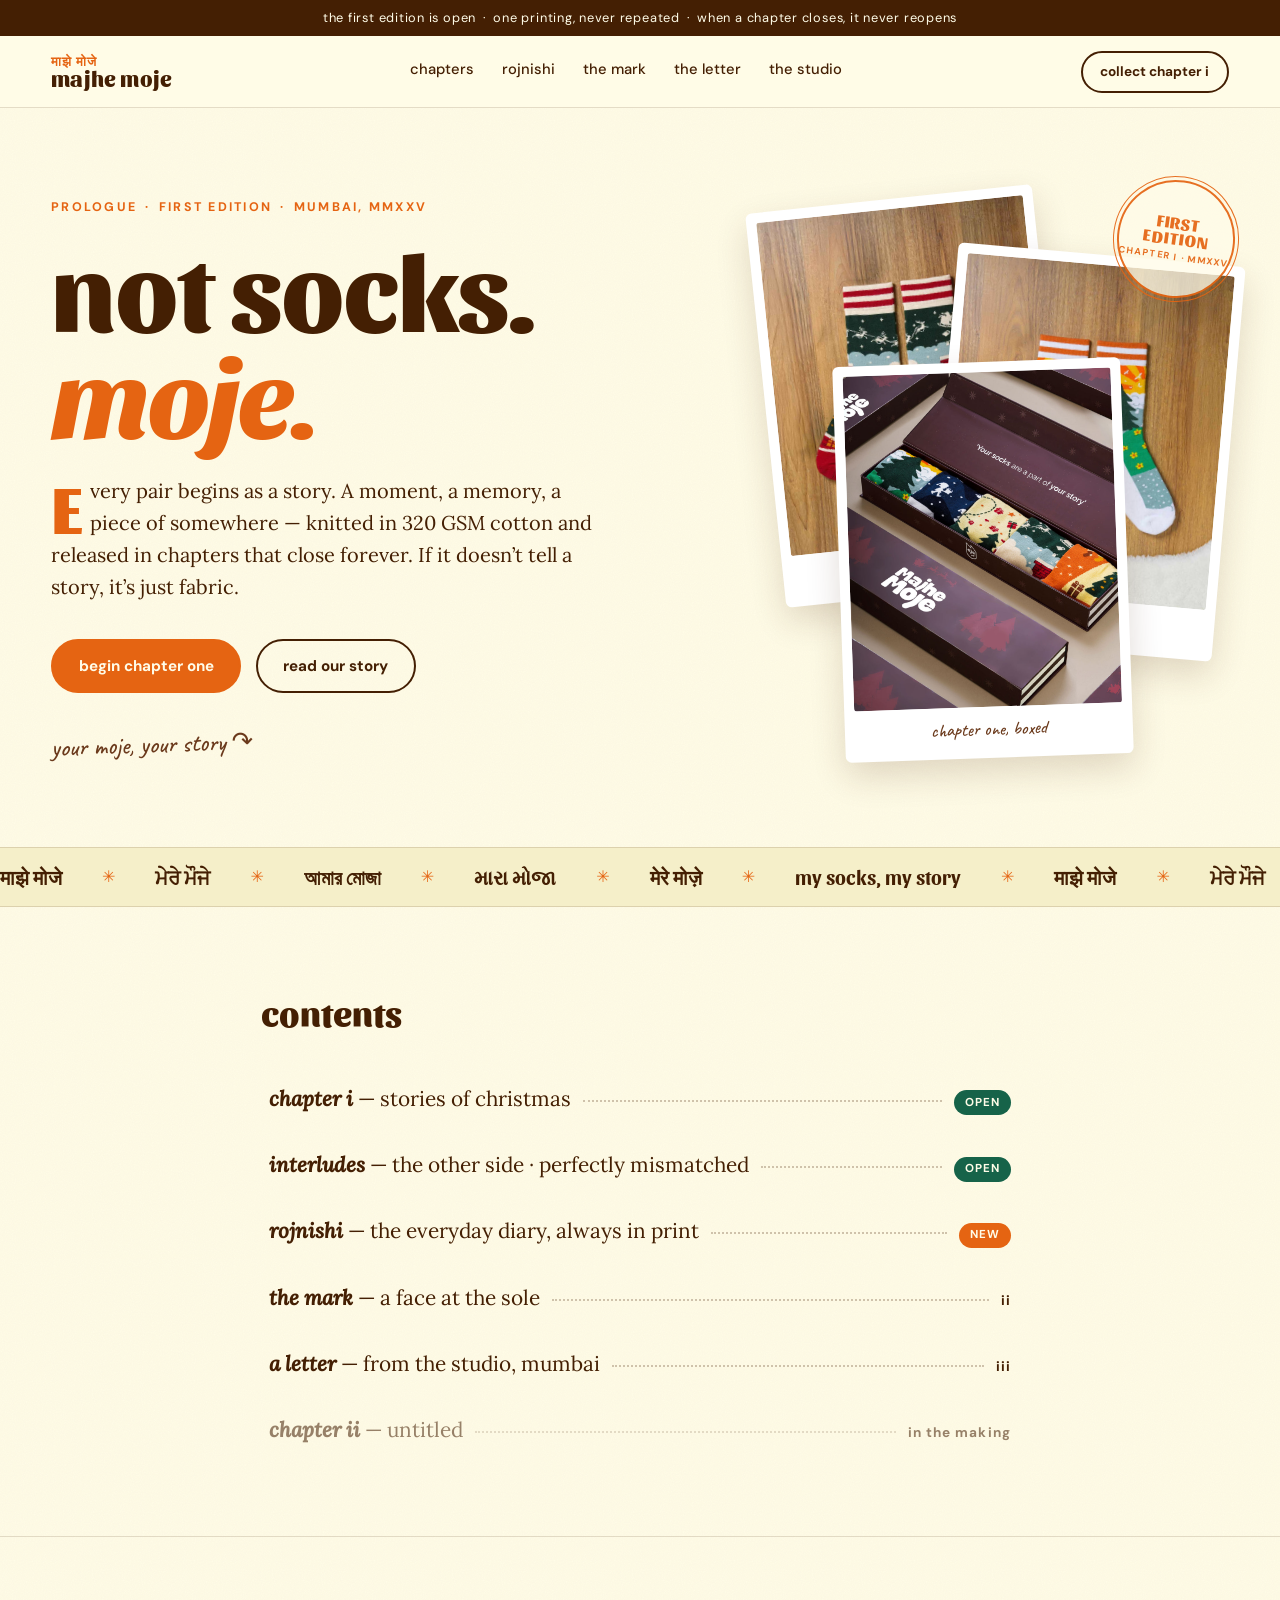
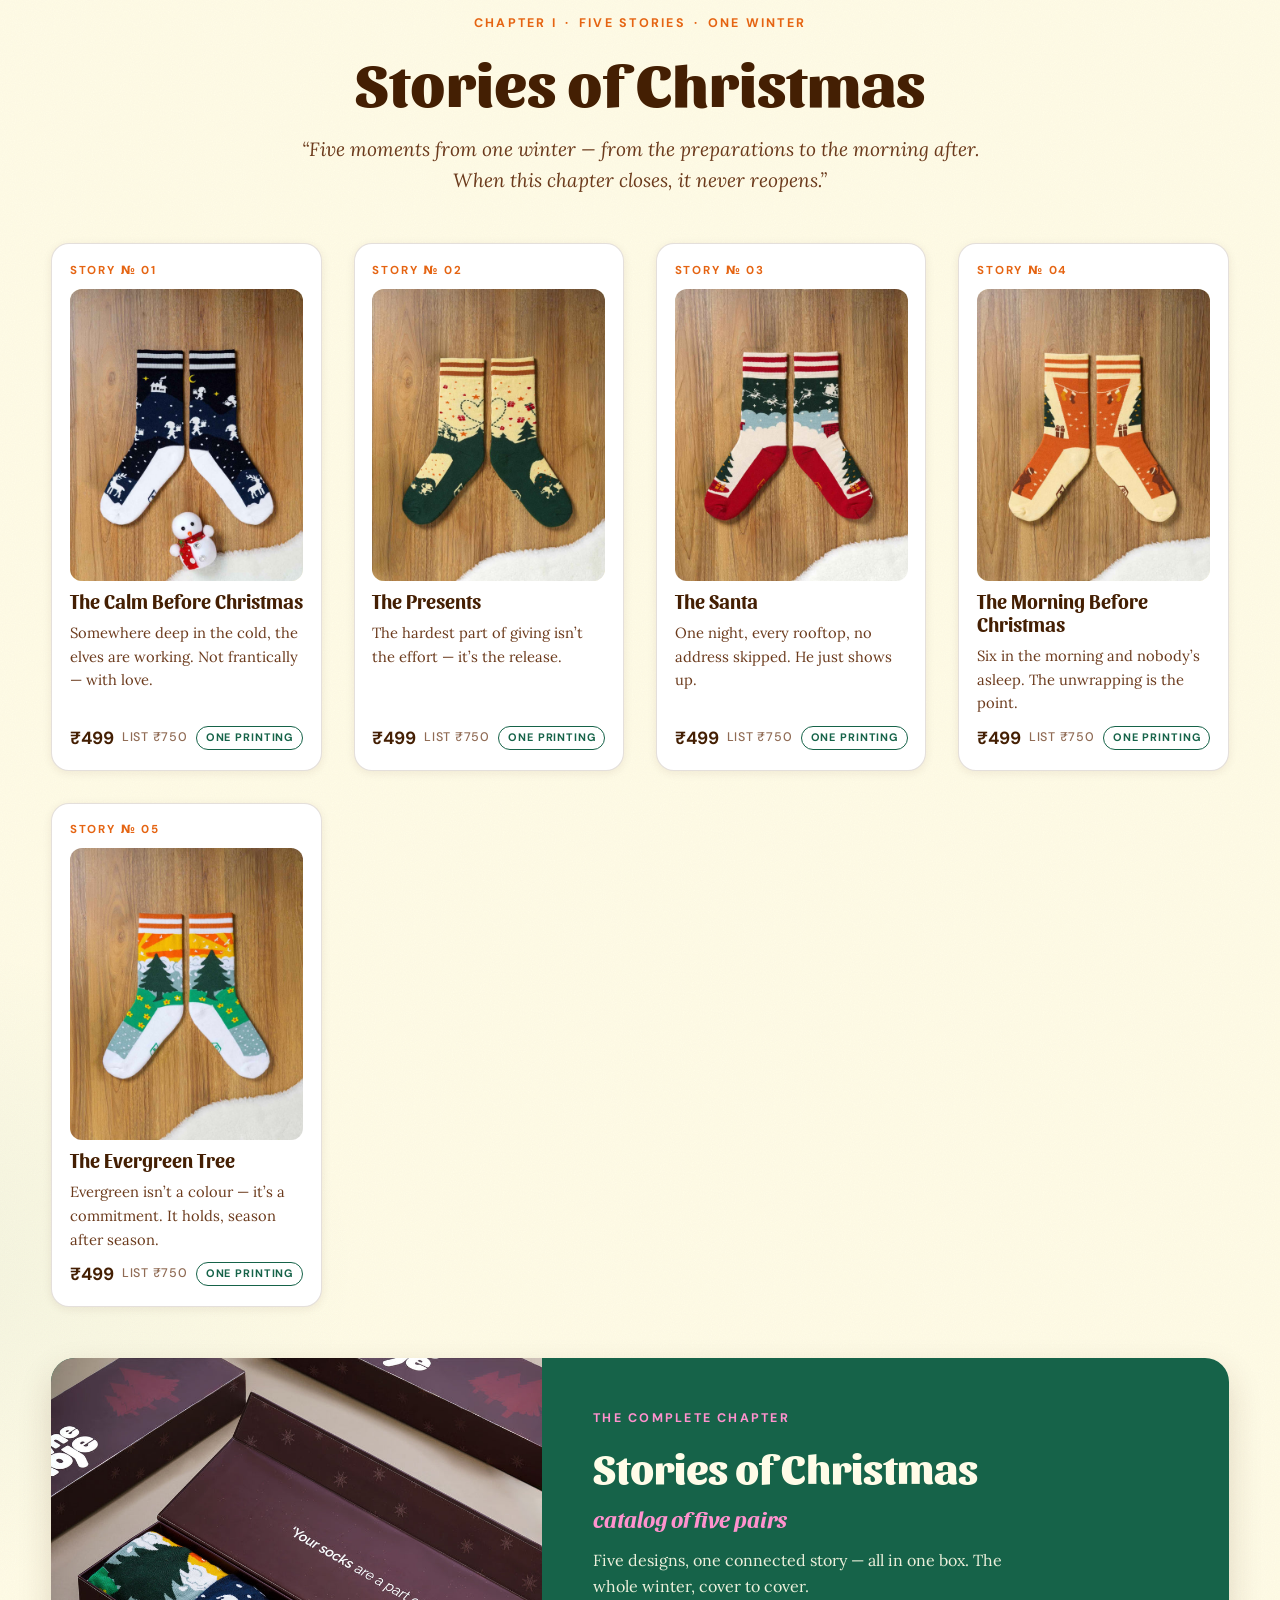
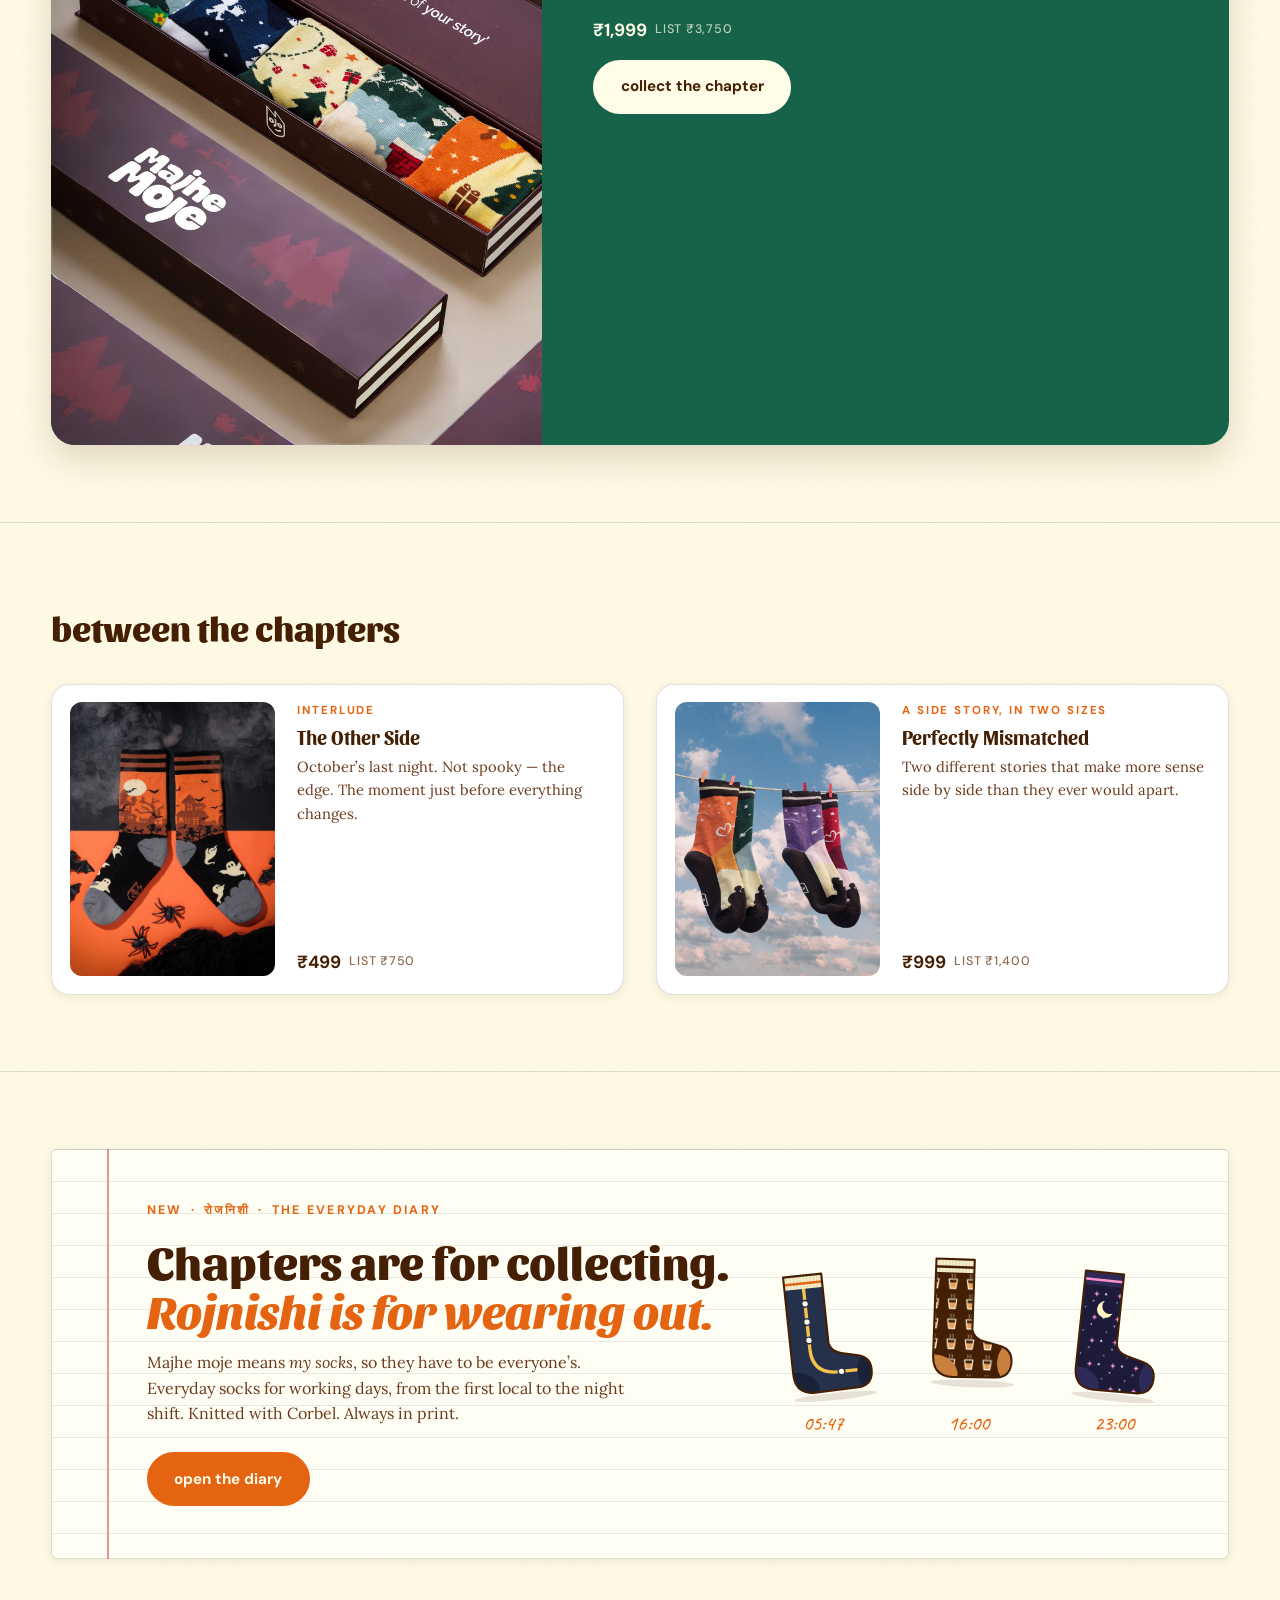
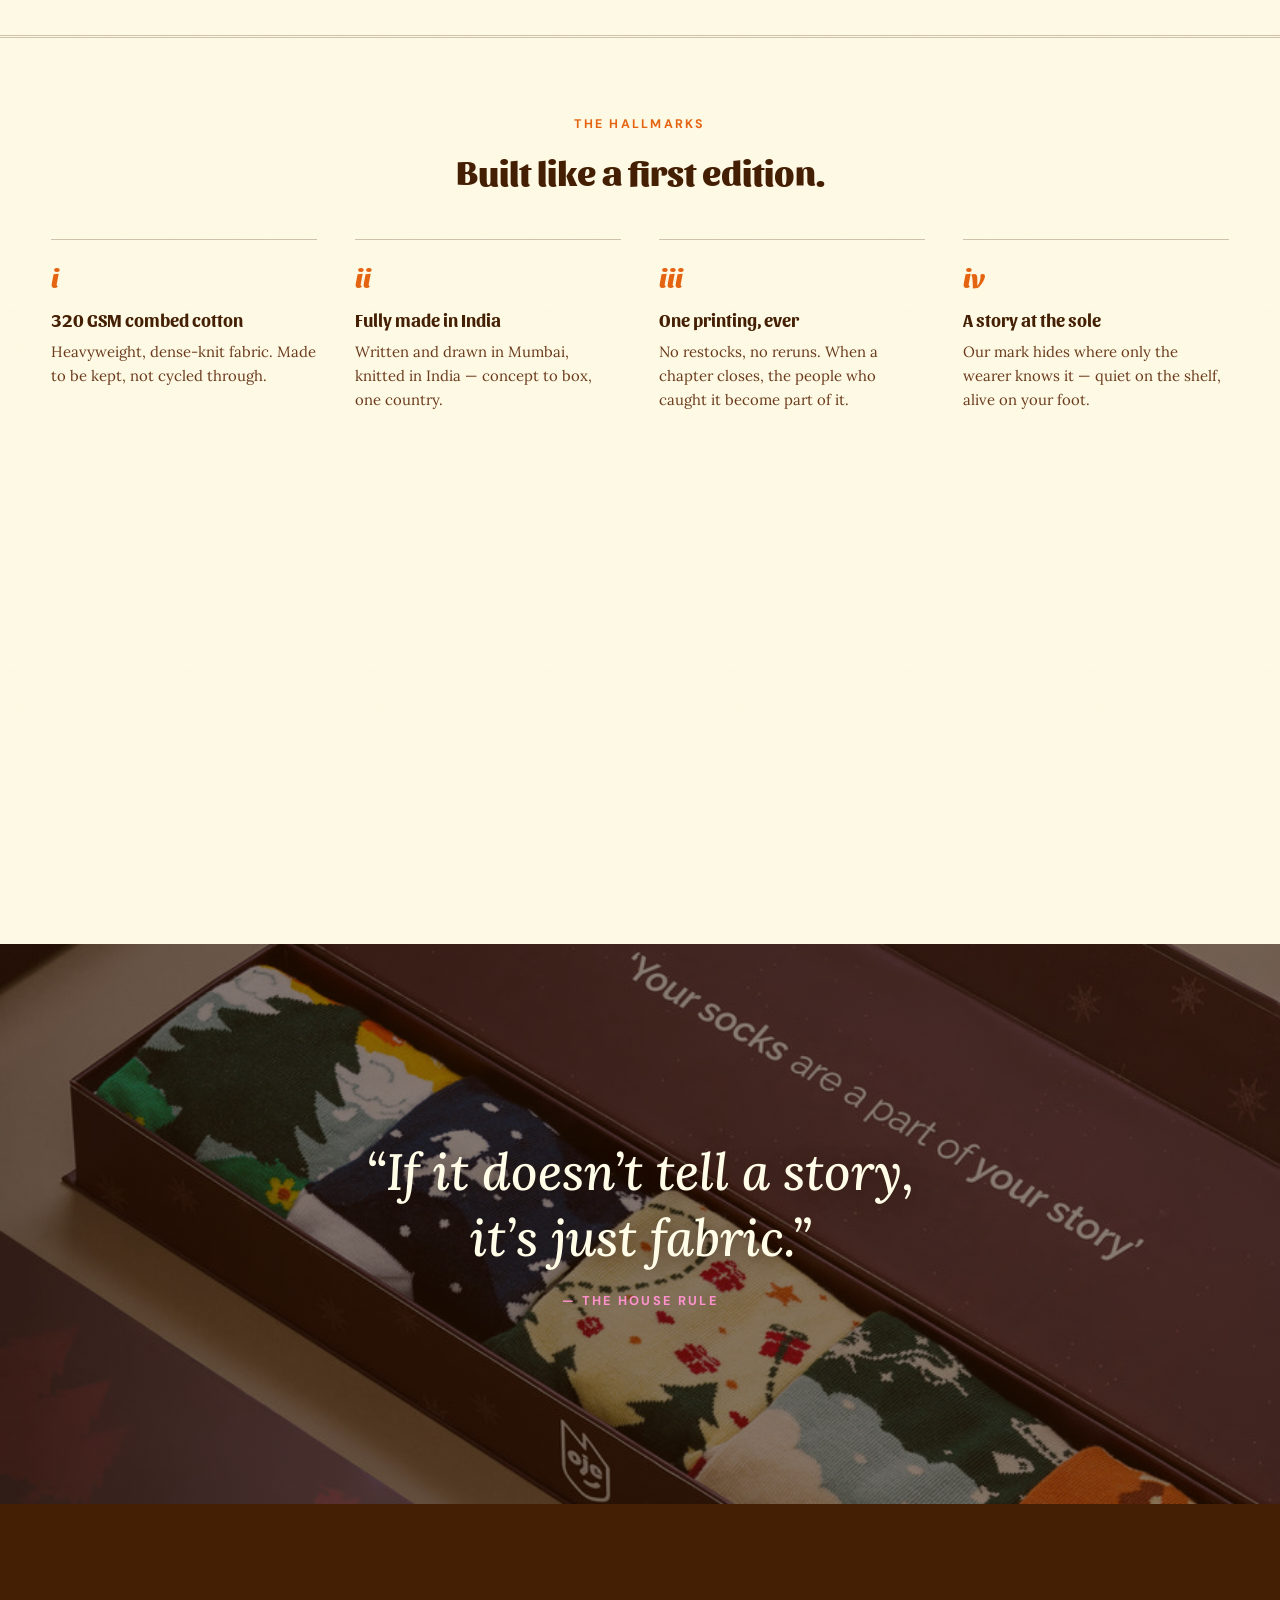
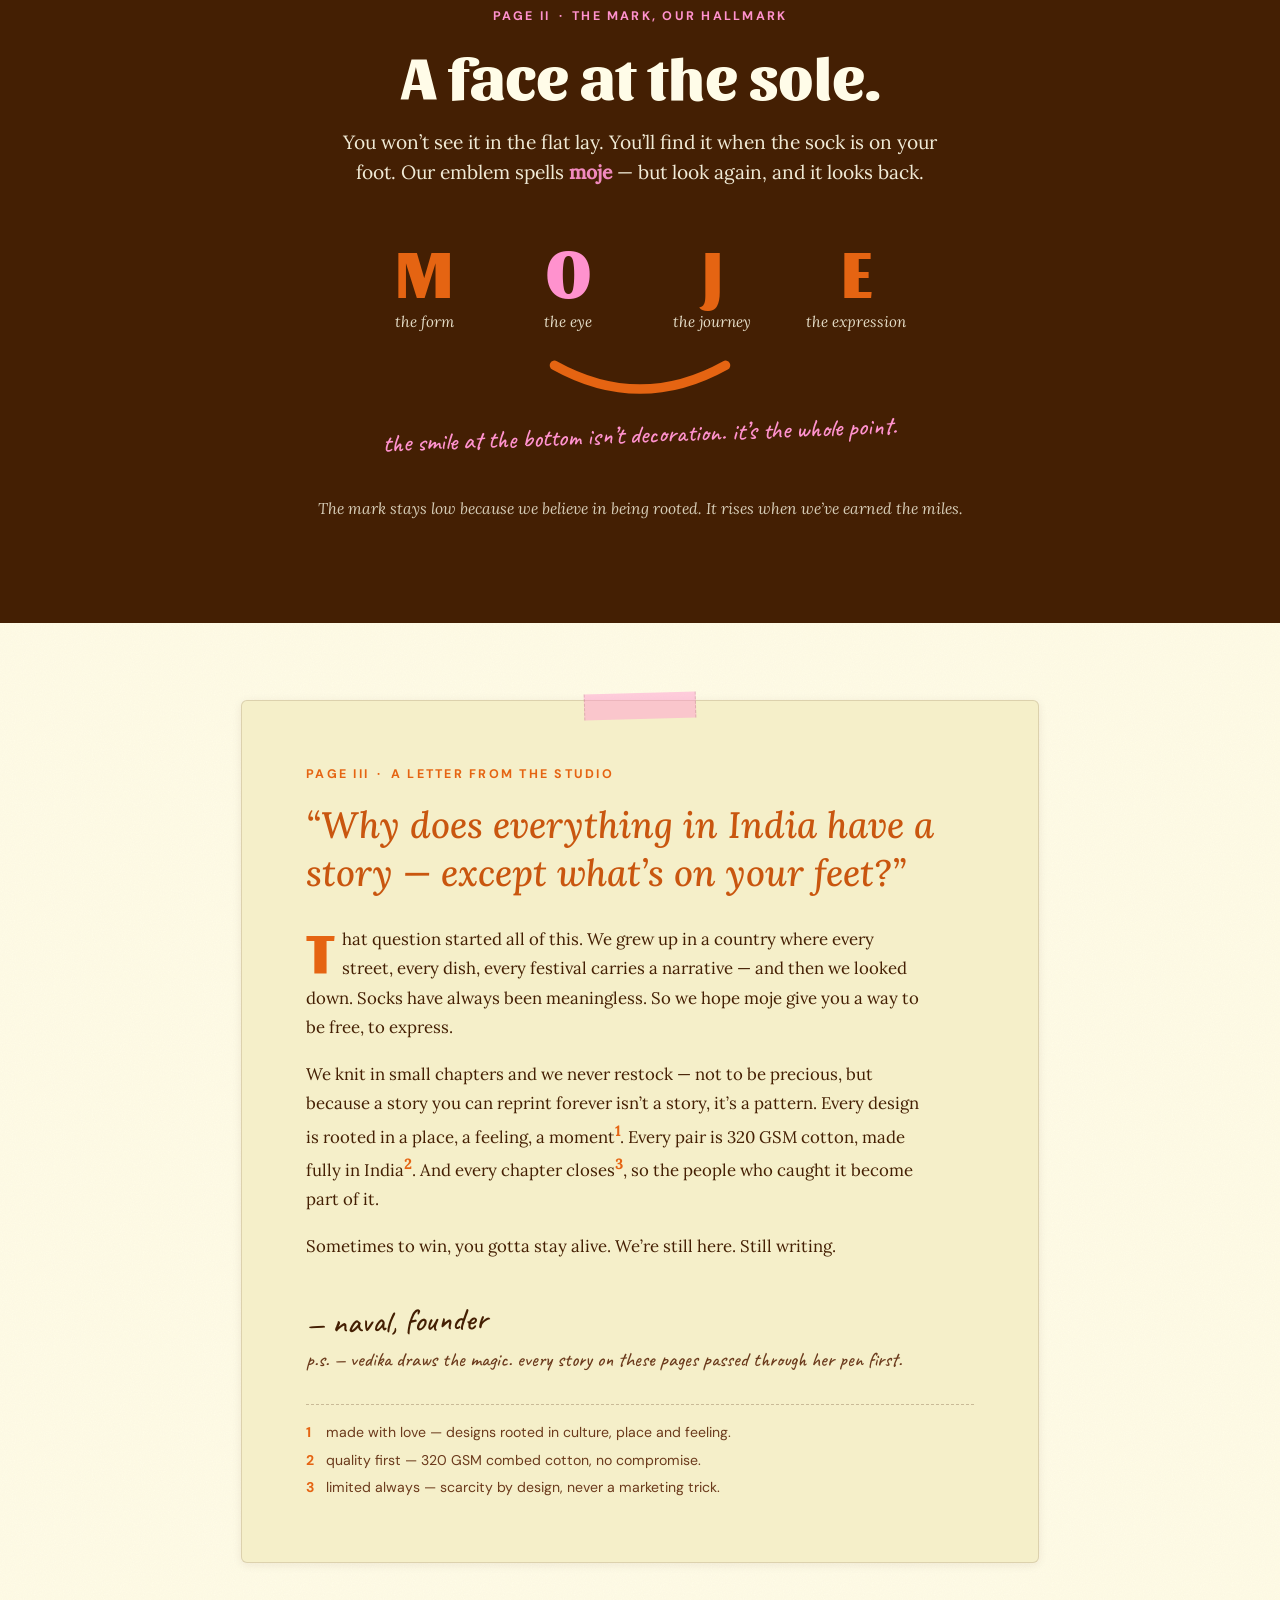
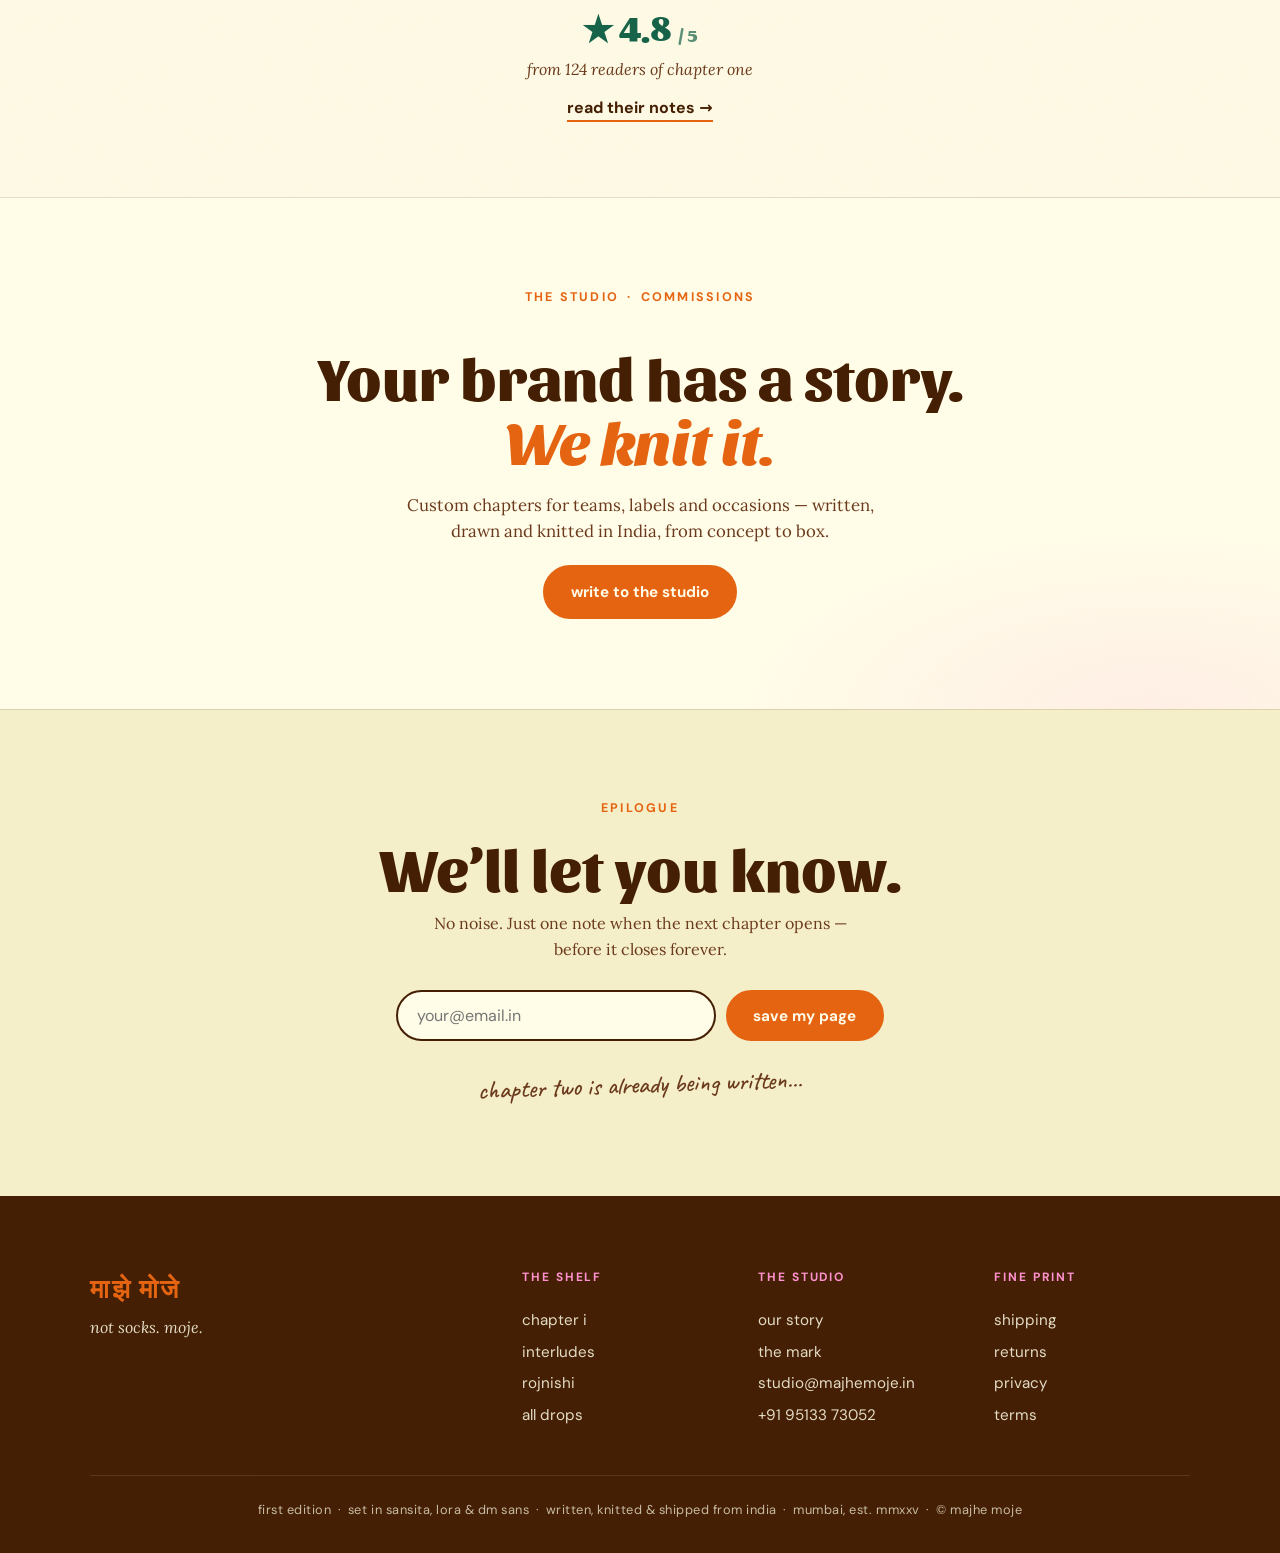
<file: index.html>
<!doctype html>
<html lang="en">
<head>
  <meta charset="utf-8">
  <meta name="viewport" content="width=device-width, initial-scale=1">
  <title>majhe moje — not socks. moje.</title>
  <meta name="description" content="Majhe Moje is a story-driven sock label from Mumbai. Limited chapters, no restocks. Every pair is a page.">

  <link rel="stylesheet" href="assets/css/fonts.css">
  <link rel="stylesheet" href="assets/css/style.css">
  <link rel="stylesheet" href="assets/css/rojnishi.css">
</head>
<body>

  <!-- bookmark ribbon: reading progress -->
  <div class="ribbon" aria-hidden="true"><span id="ribbon-fill"></span></div>

  <!-- ticker -->
  <div class="ticker" role="note">
    <p>the first edition is open&ensp;·&ensp;one printing, never repeated&ensp;·&ensp;when a chapter closes, it never reopens</p>
  </div>

  <!-- header -->
  <header class="site-head">
    <a class="wordmark" href="#top" aria-label="majhe moje — home">
      <span class="wordmark-devanagari" lang="mr">माझे मोजे</span>
      <span class="wordmark-latin">majhe&nbsp;moje</span>
    </a>

    <nav class="toc-nav" aria-label="table of contents">
      <a href="#chapter-one">chapters</a>
      <a href="rojnishi.html">rojnishi</a>
      <a href="#the-mark">the mark</a>
      <a href="#the-letter">the letter</a>
      <a href="#the-studio">the studio</a>
    </nav>

    <div class="head-actions">
      <a class="btn btn-small" href="#chapter-one">collect chapter i</a>
      <button class="nav-toggle" aria-expanded="false" aria-controls="mobile-nav" aria-label="open menu">
        <span></span><span></span><span></span>
      </button>
    </div>
  </header>

  <nav class="mobile-nav" id="mobile-nav" aria-label="table of contents (mobile)">
    <a href="#contents">contents</a>
    <a href="#chapter-one">chapter i</a>
    <a href="rojnishi.html">rojnishi</a>
    <a href="#the-mark">the mark</a>
    <a href="#the-letter">the letter</a>
    <a href="#the-studio">the studio</a>
  </nav>

  <main id="top">

    <!-- ================= PROLOGUE ================= -->
    <section class="prologue" id="prologue">
      <div class="prologue-text">
        <p class="eyebrow">prologue&ensp;·&ensp;first edition&ensp;·&ensp;mumbai, mmxxv</p>
        <h1 class="display">
          not socks.<br><em>moje.</em>
        </h1>
        <p class="lede narrative">
          <span class="dropcap">E</span>very pair begins as a story. A moment, a memory,
          a piece of somewhere — knitted in 320&nbsp;GSM cotton and released in chapters
          that close forever. If it doesn&rsquo;t tell a story, it&rsquo;s just fabric.
        </p>
        <div class="cta-row">
          <a class="btn btn-primary" href="#chapter-one">begin chapter one</a>
          <a class="btn btn-ghost" href="#the-letter">read our story</a>
        </div>
        <p class="handnote" aria-hidden="true">your moje, your story&nbsp;↷</p>
      </div>

      <div class="prologue-stack" aria-hidden="false">
        <div class="edition-stamp" aria-hidden="true">
          <span>first<br>edition</span>
          <em>chapter i · mmxxv</em>
        </div>
        <figure class="polaroid p1">
          <img src="assets/img/santa.jpg" alt="The Santa — flat lay of the sock design" loading="eager">
          <figcaption>the santa</figcaption>
        </figure>
        <figure class="polaroid p2">
          <img src="assets/img/evergreen.jpg" alt="The Evergreen Tree — flat lay of the sock design" loading="eager">
          <figcaption>the evergreen tree</figcaption>
        </figure>
        <figure class="polaroid p3">
          <img src="assets/img/box.jpg" alt="Stories of Christmas — the boxed catalog of five pairs" loading="eager">
          <figcaption>chapter one, boxed</figcaption>
        </figure>
      </div>
    </section>

    <!-- ================= MARQUEE ================= -->
    <div class="marquee" aria-hidden="true">
      <div class="marquee-track">
        <span>माझे मोजे</span><i>✳</i><span>ਮੇਰੇ ਮੌਜੇ</span><i>✳</i><span>আমার মোজা</span><i>✳</i><span>મારા મોજા</span><i>✳</i><span>मेरे मोज़े</span><i>✳</i><span>my socks, my story</span><i>✳</i>
        <span>माझे मोजे</span><i>✳</i><span>ਮੇਰੇ ਮੌਜੇ</span><i>✳</i><span>আমার মোজা</span><i>✳</i><span>મારા મોજા</span><i>✳</i><span>मेरे मोज़े</span><i>✳</i><span>my socks, my story</span><i>✳</i>
      </div>
    </div>

    <!-- ================= TABLE OF CONTENTS ================= -->
    <section class="contents reveal" id="contents" aria-label="table of contents">
      <h2 class="section-title">contents</h2>
      <ol class="toc-list">
        <li>
          <a href="#chapter-one">
            <span class="toc-label"><b>chapter i</b> — stories of christmas</span>
            <span class="toc-dots"></span>
            <span class="toc-page toc-open">open</span>
          </a>
        </li>
        <li>
          <a href="#interludes">
            <span class="toc-label"><b>interludes</b> — the other side · perfectly mismatched</span>
            <span class="toc-dots"></span>
            <span class="toc-page toc-open">open</span>
          </a>
        </li>
        <li>
          <a href="rojnishi.html">
            <span class="toc-label"><b>rojnishi</b> — the everyday diary, always in print</span>
            <span class="toc-dots"></span>
            <span class="toc-page toc-new">new</span>
          </a>
        </li>
        <li>
          <a href="#the-mark">
            <span class="toc-label"><b>the mark</b> — a face at the sole</span>
            <span class="toc-dots"></span>
            <span class="toc-page">ii</span>
          </a>
        </li>
        <li>
          <a href="#the-letter">
            <span class="toc-label"><b>a letter</b> — from the studio, mumbai</span>
            <span class="toc-dots"></span>
            <span class="toc-page">iii</span>
          </a>
        </li>
        <li class="toc-muted">
          <span class="toc-static">
            <span class="toc-label"><b>chapter ii</b> — untitled</span>
            <span class="toc-dots"></span>
            <span class="toc-page">in the making</span>
          </span>
        </li>
      </ol>
    </section>

    <!-- ================= CHAPTER ONE ================= -->
    <section class="chapter reveal" id="chapter-one">
      <header class="chapter-head">
        <p class="eyebrow">chapter i&ensp;·&ensp;five stories&ensp;·&ensp;one winter</p>
        <h2 class="chapter-title">Stories of Christmas</h2>
        <p class="epigraph narrative">&ldquo;Five moments from one winter — from the preparations
        to the morning after. When this chapter closes, it never reopens.&rdquo;</p>
      </header>

      <ol class="stories">
        <li class="story-card reveal">
          <a href="https://majhemoje.in/products/the-calm-before-christmas">
            <p class="story-no">story № 01</p>
            <div class="story-img">
              <img src="assets/img/calm.jpg" alt="The Calm Before Christmas — sock flat lay" loading="lazy">
            </div>
            <h3>The Calm Before Christmas</h3>
            <p class="story-line narrative">Somewhere deep in the cold, the elves are working.
            Not frantically — with love.</p>
            <p class="story-price"><b>₹499</b> <span class="list">list ₹750</span> <span class="pill">one printing</span></p>
          </a>
        </li>

        <li class="story-card reveal">
          <a href="https://majhemoje.in/products/evergreen">
            <p class="story-no">story № 02</p>
            <div class="story-img">
              <img src="assets/img/presents.jpg" alt="The Presents — sock flat lay" loading="lazy">
            </div>
            <h3>The Presents</h3>
            <p class="story-line narrative">The hardest part of giving isn&rsquo;t the effort —
            it&rsquo;s the release.</p>
            <p class="story-price"><b>₹499</b> <span class="list">list ₹750</span> <span class="pill">one printing</span></p>
          </a>
        </li>

        <li class="story-card reveal">
          <a href="https://majhemoje.in/products/the-santa">
            <p class="story-no">story № 03</p>
            <div class="story-img">
              <img src="assets/img/santa.jpg" alt="The Santa — sock flat lay" loading="lazy">
            </div>
            <h3>The Santa</h3>
            <p class="story-line narrative">One night, every rooftop, no address skipped.
            He just shows up.</p>
            <p class="story-price"><b>₹499</b> <span class="list">list ₹750</span> <span class="pill">one printing</span></p>
          </a>
        </li>

        <li class="story-card reveal">
          <a href="https://majhemoje.in/products/the-morning-before-christmas">
            <p class="story-no">story № 04</p>
            <div class="story-img">
              <img src="assets/img/morning.jpg" alt="The Morning Before Christmas — sock flat lay" loading="lazy">
            </div>
            <h3>The Morning Before Christmas</h3>
            <p class="story-line narrative">Six in the morning and nobody&rsquo;s asleep.
            The unwrapping is the point.</p>
            <p class="story-price"><b>₹499</b> <span class="list">list ₹750</span> <span class="pill">one printing</span></p>
          </a>
        </li>

        <li class="story-card reveal">
          <a href="https://majhemoje.in/products/the-evergreen-tree">
            <p class="story-no">story № 05</p>
            <div class="story-img">
              <img src="assets/img/evergreen.jpg" alt="The Evergreen Tree — sock flat lay" loading="lazy">
            </div>
            <h3>The Evergreen Tree</h3>
            <p class="story-line narrative">Evergreen isn&rsquo;t a colour — it&rsquo;s a
            commitment. It holds, season after season.</p>
            <p class="story-price"><b>₹499</b> <span class="list">list ₹750</span> <span class="pill">one printing</span></p>
          </a>
        </li>
      </ol>

      <!-- the complete chapter -->
      <a class="chapter-box reveal" href="https://majhemoje.in/products/christmas-collection">
        <div class="chapter-box-img">
          <img src="assets/img/box.jpg" alt="Stories of Christmas — boxed catalog of all five pairs" loading="lazy">
        </div>
        <div class="chapter-box-text">
          <p class="eyebrow light">the complete chapter</p>
          <h3>Stories of Christmas<br><span>catalog of five pairs</span></h3>
          <p class="narrative">Five designs, one connected story — all in one box.
          The whole winter, cover to cover.</p>
          <p class="story-price light"><b>₹1,999</b> <span class="list">list ₹3,750</span></p>
          <span class="btn btn-cream">collect the chapter</span>
        </div>
      </a>
    </section>

    <!-- ================= INTERLUDES ================= -->
    <section class="interludes reveal" id="interludes">
      <h2 class="section-title">between the chapters</h2>
      <div class="interlude-grid">
        <a class="interlude-card" href="https://majhemoje.in/products/the-other-side">
          <div class="story-img">
            <img src="assets/img/otherside.jpg" alt="The Other Side — sock flat lay" loading="lazy">
          </div>
          <p class="story-no">interlude</p>
          <h3>The Other Side</h3>
          <p class="story-line narrative">October&rsquo;s last night. Not spooky — the edge.
          The moment just before everything changes.</p>
          <p class="story-price"><b>₹499</b> <span class="list">list ₹750</span></p>
        </a>
        <a class="interlude-card" href="https://majhemoje.in/products/perfectly-mismatched-pair-of-2-2-free-sizes-1st-pair-size-uk7-10-2nd-pair-size-uk-4-7">
          <div class="story-img">
            <img src="assets/img/mismatched.jpg" alt="Perfectly Mismatched — two different socks, worn together" loading="lazy">
          </div>
          <p class="story-no">a side story, in two sizes</p>
          <h3>Perfectly Mismatched</h3>
          <p class="story-line narrative">Two different stories that make more sense side by side
          than they ever would apart.</p>
          <p class="story-price"><b>₹999</b> <span class="list">list ₹1,400</span></p>
        </a>
      </div>
    </section>

    <!-- ================= ROJNISHI TEASER ================= -->
    <section class="rj-teaser reveal" aria-labelledby="rj-teaser-title">
      <a class="rj-teaser-page ruled" href="rojnishi.html">
        <div class="rj-teaser-text">
          <p class="eyebrow">new&ensp;·&ensp;<span lang="mr">रोजनिशी</span>&ensp;·&ensp;the everyday diary</p>
          <h2 class="chapter-title" id="rj-teaser-title">Chapters are for collecting.<br><em>Rojnishi is for wearing out.</em></h2>
          <p class="narrative">Majhe moje means <i>my socks</i>, so they have to be everyone&rsquo;s.
          Everyday socks for working days, from the first local to the night shift.
          Knitted with Corbel. Always in print.</p>
          <span class="btn btn-primary">open the diary</span>
        </div>
        <ul class="rj-teaser-socks" aria-hidden="true">
          <li><img src="assets/img/rojnishi/first-local.svg" alt=""><span>05:47</span></li>
          <li><img src="assets/img/rojnishi/cutting-chai.svg" alt=""><span>16:00</span></li>
          <li><img src="assets/img/rojnishi/night-shift.svg" alt=""><span>23:00</span></li>
        </ul>
      </a>
    </section>

    <!-- ================= HALLMARKS ================= -->
    <section class="hallmarks reveal" id="hallmarks" aria-label="the hallmarks">
      <p class="eyebrow">the hallmarks</p>
      <h2 class="section-title">Built like a first edition.</h2>
      <div class="hallmark-grid" role="list">
        <div class="hallmark" role="listitem">
          <span class="hallmark-no">i</span>
          <h3>320 GSM combed cotton</h3>
          <p class="narrative">Heavyweight, dense-knit fabric. Made to be kept,
          not cycled through.</p>
        </div>
        <div class="hallmark" role="listitem">
          <span class="hallmark-no">ii</span>
          <h3>Fully made in India</h3>
          <p class="narrative">Written and drawn in Mumbai, knitted in India —
          concept to box, one country.</p>
        </div>
        <div class="hallmark" role="listitem">
          <span class="hallmark-no">iii</span>
          <h3>One printing, ever</h3>
          <p class="narrative">No restocks, no reruns. When a chapter closes,
          the people who caught it become part of it.</p>
        </div>
        <div class="hallmark" role="listitem">
          <span class="hallmark-no">iv</span>
          <h3>A story at the sole</h3>
          <p class="narrative">Our mark hides where only the wearer knows it —
          quiet on the shelf, alive on your foot.</p>
        </div>
      </div>
    </section>

    <!-- ================= MANIFESTO ================= -->
    <section class="manifesto reveal" aria-label="what we believe">
      <p class="manifesto-line">story <em>over mass production.</em></p>
      <p class="manifesto-line">emotion <em>over trends.</em></p>
      <p class="manifesto-line">culture, <em>not costume.</em></p>
    </section>

    <!-- ================= FOLIO (editorial plate) ================= -->
    <section class="folio reveal" aria-label="the house rule">
      <blockquote class="folio-quote narrative">
        <p>&ldquo;If it doesn&rsquo;t tell a story,<br>it&rsquo;s just fabric.&rdquo;</p>
        <cite>— the house rule</cite>
      </blockquote>
    </section>

    <!-- ================= THE MARK ================= -->
    <section class="mark reveal" id="the-mark">
      <div class="mark-inner">
        <p class="eyebrow light">page ii&ensp;·&ensp;the mark, our hallmark</p>
        <h2 class="chapter-title light">A face at the sole.</h2>
        <p class="narrative light lede-2">You won&rsquo;t see it in the flat lay. You&rsquo;ll find
        it when the sock is on your foot. Our emblem spells <b>moje</b> — but look again,
        and it looks back.</p>

        <div class="mark-letters" role="list">
          <div class="mark-letter" role="listitem"><span>M</span><p>the form</p></div>
          <div class="mark-letter" role="listitem"><span>O</span><p>the eye</p></div>
          <div class="mark-letter" role="listitem"><span>J</span><p>the journey</p></div>
          <div class="mark-letter" role="listitem"><span>E</span><p>the expression</p></div>
        </div>

        <svg class="mark-smile" viewBox="0 0 120 28" aria-hidden="true">
          <path d="M6 4 Q60 34 114 4" fill="none" stroke="currentColor" stroke-width="6" stroke-linecap="round"/>
        </svg>

        <p class="handnote light">the smile at the bottom isn&rsquo;t decoration.
        it&rsquo;s the whole point.</p>

        <p class="narrative light mark-foot">The mark stays low because we believe in being
        rooted. It rises when we&rsquo;ve earned the miles.</p>
      </div>
    </section>

    <!-- ================= THE LETTER ================= -->
    <section class="letter-wrap reveal" id="the-letter">
      <article class="letter">
        <p class="eyebrow">page iii&ensp;·&ensp;a letter from the studio</p>
        <h2 class="letter-q narrative">&ldquo;Why does everything in India have a story —
        except what&rsquo;s on your feet?&rdquo;</h2>
        <div class="letter-body narrative">
          <p><span class="dropcap">T</span>hat question started all of this. We grew up in a
          country where every street, every dish, every festival carries a narrative — and then
          we looked down. Socks have always been meaningless. So we hope moje give you a way
          to be free, to express.</p>
          <p>We knit in small chapters and we never restock — not to be precious, but because a
          story you can reprint forever isn&rsquo;t a story, it&rsquo;s a pattern. Every design is
          rooted in a place, a feeling, a moment<sup>1</sup>. Every pair is 320&nbsp;GSM cotton,
          made fully in India<sup>2</sup>. And every chapter closes<sup>3</sup>, so the people
          who caught it become part of it.</p>
          <p>Sometimes to win, you gotta stay alive. We&rsquo;re still here. Still writing.</p>
        </div>
        <p class="signature">— naval, founder</p>
        <p class="ps">p.s. — vedika draws the magic. every story on these pages passed through her pen first.</p>
        <hr class="letter-rule">
        <ol class="footnotes">
          <li>made with love — designs rooted in culture, place and feeling.</li>
          <li>quality first — 320 GSM combed cotton, no compromise.</li>
          <li>limited always — scarcity by design, never a marketing trick.</li>
        </ol>
      </article>

      <aside class="readers" aria-label="reader reviews">
        <p class="readers-score">★ 4.8 <span>/ 5</span></p>
        <p class="readers-note narrative">from 124 readers of chapter one</p>
        <a class="text-link" href="https://majhemoje.in/#reviews">read their notes →</a>
      </aside>
    </section>

    <!-- ================= THE STUDIO (B2B) ================= -->
    <section class="studio reveal" id="the-studio">
      <div class="studio-inner">
        <p class="eyebrow">the studio&ensp;·&ensp;commissions</p>
        <h2 class="chapter-title">Your brand has a story.<br><em>We knit it.</em></h2>
        <p class="narrative">Custom chapters for teams, labels and occasions — written, drawn
        and knitted in India, from concept to box.</p>
        <a class="btn btn-primary" href="mailto:studio@majhemoje.in?subject=A%20story%20to%20knit">write to the studio</a>
      </div>
    </section>

    <!-- ================= EPILOGUE ================= -->
    <section class="epilogue reveal" id="epilogue">
      <p class="eyebrow">epilogue</p>
      <h2 class="chapter-title">We&rsquo;ll let you know.</h2>
      <p class="narrative">No noise. Just one note when the next chapter opens —
      before it closes forever.</p>
      <form class="signup" action="https://majhemoje.in/contact#newsletter" method="post" aria-label="notify me when the next chapter opens">
        <label class="visually-hidden" for="email">email address</label>
        <input id="email" type="email" name="contact[email]" placeholder="your@email.in" required>
        <button class="btn btn-primary" type="submit">save my page</button>
      </form>
      <p class="handnote" aria-hidden="true">chapter two is already being written…</p>
    </section>

  </main>

  <!-- ================= COLOPHON ================= -->
  <footer class="colophon">
    <div class="colophon-grid">
      <div class="colophon-brand">
        <p class="wordmark-devanagari" lang="mr">माझे मोजे</p>
        <p class="colophon-tag narrative">not socks. moje.</p>
      </div>
      <nav aria-label="footer — shop">
        <h3>the shelf</h3>
        <a href="#chapter-one">chapter i</a>
        <a href="#interludes">interludes</a>
        <a href="rojnishi.html">rojnishi</a>
        <a href="https://majhemoje.in/collections/all">all drops</a>
      </nav>
      <nav aria-label="footer — studio">
        <h3>the studio</h3>
        <a href="#the-letter">our story</a>
        <a href="#the-mark">the mark</a>
        <a href="mailto:studio@majhemoje.in">studio@majhemoje.in</a>
        <a href="tel:+919513373052">+91 95133 73052</a>
      </nav>
      <nav aria-label="footer — fine print">
        <h3>fine print</h3>
        <a href="https://majhemoje.in/pages/shipping-policy">shipping</a>
        <a href="https://majhemoje.in/pages/refund-return-policy">returns</a>
        <a href="https://majhemoje.in/pages/privacy-policy">privacy</a>
        <a href="https://majhemoje.in/pages/terms-of-service">terms</a>
      </nav>
    </div>
    <p class="colophon-note">
      first edition&ensp;·&ensp;set in sansita, lora &amp; dm sans&ensp;·&ensp;written, knitted &amp; shipped from india&ensp;·&ensp;mumbai, est. mmxxv&ensp;·&ensp;© majhe moje
    </p>
  </footer>

  <script src="assets/js/main.js"></script>
</body>
</html>
</file>
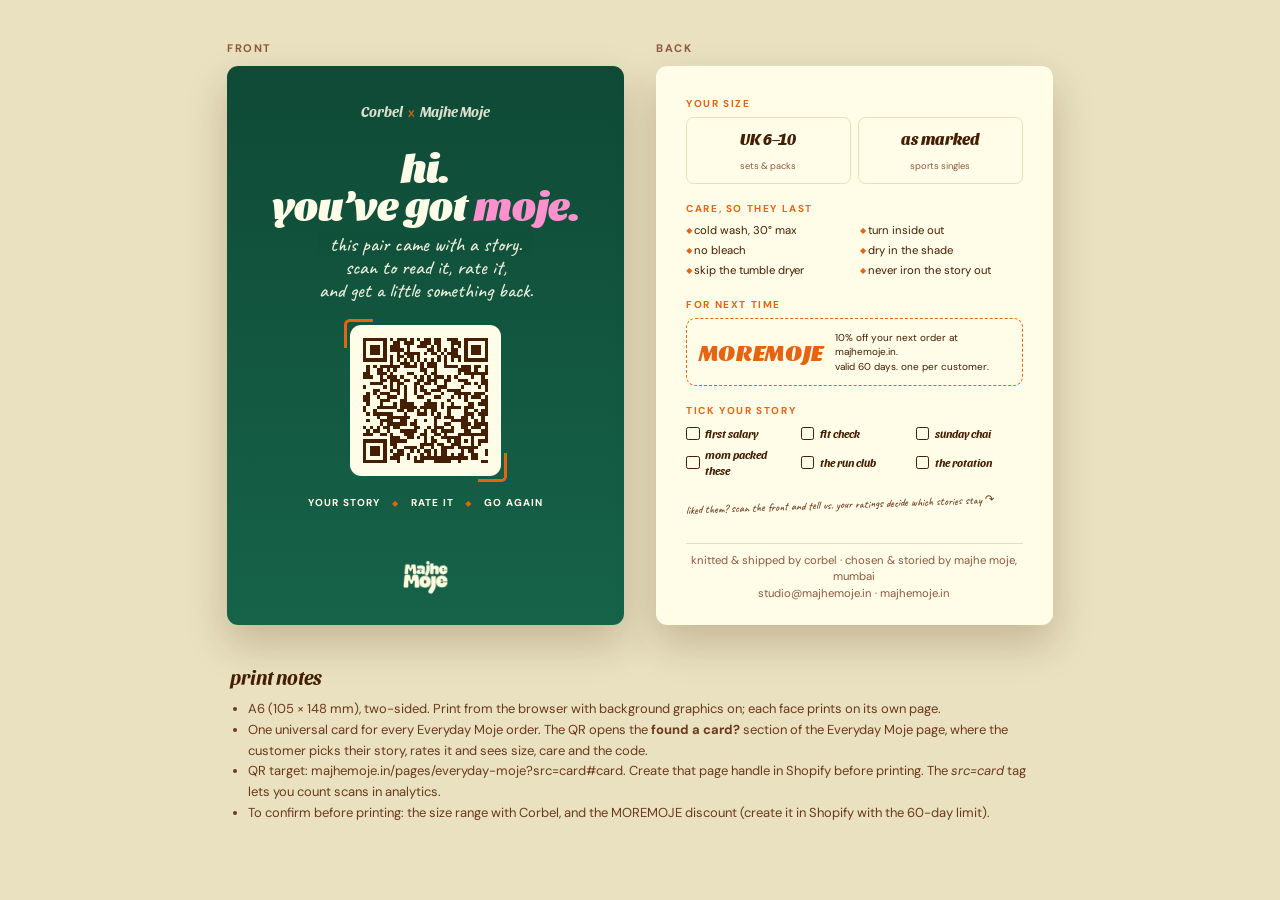
<file: card.html>
<!doctype html>
<html lang="en">
<head>
  <meta charset="utf-8">
  <meta name="viewport" content="width=device-width, initial-scale=1">
  <title>Everyday Moje | Insert Card</title>
  <link rel="stylesheet" href="assets/css/fonts.css">
  <link rel="stylesheet" href="assets/css/live.css">
  <style>
    /* A6 insert card, 105 × 148 mm, two faces. Screen: side by side. Print: one face per page. */
    body { background: #E9E1BF; padding: 40px 20px; }
    .sheet { display: flex; flex-wrap: wrap; gap: 32px; justify-content: center; }
    .face-wrap p.label { font-size: 11px; letter-spacing: .14em; text-transform: uppercase; color: var(--mm-muted); margin-bottom: 8px; font-weight: 600; }
    .face {
      width: 105mm; height: 148mm; border-radius: 3mm; overflow: hidden; position: relative;
      box-shadow: 0 18px 40px rgba(68,31,3,.22); display: flex; flex-direction: column;
    }

    /* front */
    .front { background: linear-gradient(180deg, #0f4a36 0%, var(--mm-green) 100%); color: var(--mm-cream); padding: 9mm 8mm 7mm; text-align: center; }
    .front__lock { font-family: var(--mm-font-display); font-style: italic; font-weight: 700; font-size: 11pt; opacity: .85; }
    .front__lock span { color: var(--mm-orange); font-style: normal; padding: 0 .25em; }
    .front h1 { font-family: var(--mm-font-display); font-style: italic; font-weight: 900; font-size: 30pt; line-height: .95; margin: 6mm 0 3mm; }
    .front h1 em { color: var(--mm-pink); }
    .front__hand { font-family: var(--mm-font-accent); font-size: 15pt; line-height: 1.15; color: var(--mm-cream); opacity: .92; }
    .qr { margin: 6mm auto 3mm; width: 40mm; background: var(--mm-cream); border-radius: 3mm; padding: 3.5mm; position: relative; }
    .qr img { width: 100%; }
    .qr::before, .qr::after { content: ""; position: absolute; width: 7mm; height: 7mm; border: .8mm solid var(--mm-orange); }
    .qr::before { top: -1.6mm; left: -1.6mm; border-right: 0; border-bottom: 0; border-radius: 1.5mm 0 0 0; }
    .qr::after { bottom: -1.6mm; right: -1.6mm; border-left: 0; border-top: 0; border-radius: 0 0 1.5mm 0; }
    .front__does { display: flex; justify-content: center; gap: 3mm; font-size: 7.5pt; font-weight: 700; letter-spacing: .12em; text-transform: uppercase; margin-top: 2mm; }
    .front__does span + span::before { content: "◆"; color: var(--mm-orange); margin-right: 3mm; font-size: 6pt; }
    .front__foot { margin-top: auto; }
    .front__foot img { height: 11mm; margin: 0 auto; }

    /* back */
    .back { background: var(--mm-cream); color: var(--mm-brown); padding: 8mm 8mm 6mm; }
    .back h2 { font-size: 7.5pt; letter-spacing: .16em; text-transform: uppercase; color: var(--mm-orange); font-weight: 700; margin-bottom: 1.5mm; }
    .back section + section { margin-top: 4.5mm; }
    .back p, .back li { font-size: 8.5pt; line-height: 1.45; }
    .size { display: flex; gap: 2mm; }
    .size div { flex: 1; border: .3mm solid var(--mm-line); border-radius: 2mm; padding: 2mm; text-align: center; }
    .size b { display: block; font-family: var(--mm-font-display); font-style: italic; font-weight: 800; font-size: 12pt; }
    .size span { font-size: 7pt; color: var(--mm-muted); }
    .care { list-style: none; display: grid; grid-template-columns: 1fr 1fr; gap: 1mm 3mm; }
    .care li::before { content: "◆ "; color: var(--mm-orange); font-size: 6pt; vertical-align: 1px; }
    .code { border: .5mm dashed var(--mm-orange); border-radius: 2.5mm; padding: 3mm; display: flex; align-items: center; gap: 3mm; }
    .code b { font-family: var(--mm-font-display); font-style: italic; font-weight: 900; font-size: 17pt; color: var(--mm-orange); letter-spacing: .03em; }
    .code p { font-size: 7.5pt; }
    .tick { list-style: none; display: grid; grid-template-columns: 1fr 1fr 1fr; gap: 1.2mm 2mm; }
    .tick li { font-family: var(--mm-font-display); font-style: italic; font-weight: 700; font-size: 8.5pt; display: flex; align-items: center; gap: 1.5mm; }
    .tick li::before { content: ""; width: 3mm; height: 3mm; border: .35mm solid var(--mm-brown); border-radius: .6mm; flex: 0 0 auto; }
    .rate { font-family: var(--mm-font-accent); font-size: 15pt; line-height: 1.1; color: var(--mm-brown-soft); transform: rotate(-2deg); }
    .back__foot { margin-top: auto; border-top: .3mm solid var(--mm-line); padding-top: 2.5mm; font-size: 6.8pt; color: var(--mm-muted); text-align: center; line-height: 1.5; }

    .notes { max-width: 820px; margin: 36px auto 0; font-size: 13px; color: var(--mm-brown-soft); }
    .notes h3 { font-family: var(--mm-font-display); font-style: italic; font-size: 20px; color: var(--mm-brown); margin-bottom: 6px; }
    .notes li { margin-left: 18px; }

    @media print {
      @page { size: 105mm 148mm; margin: 0; }
      body { background: none; padding: 0; }
      .sheet { display: block; }
      .face-wrap p.label, .notes { display: none; }
      .face { box-shadow: none; border-radius: 0; page-break-after: always; -webkit-print-color-adjust: exact; print-color-adjust: exact; }
    }
  </style>
</head>
<body>
  <div class="sheet">

    <div class="face-wrap">
      <p class="label">front</p>
      <div class="face front" id="front">
        <p class="front__lock">Corbel<span>×</span>Majhe Moje</p>
        <h1>hi.<br>you&rsquo;ve got <em>moje.</em></h1>
        <p class="front__hand">this pair came with a story.<br>scan to read it, rate it,<br>and get a little something back.</p>
        <div class="qr"><img src="assets/img/corbel/qr-card.svg" alt="QR code to majhemoje.in"></div>
        <p class="front__does"><span>your story</span><span>rate it</span><span>go again</span></p>
        <div class="front__foot"><img src="assets/img/mm-logo.png" alt="Majhe Moje"></div>
      </div>
    </div>

    <div class="face-wrap">
      <p class="label">back</p>
      <div class="face back" id="back">
        <section>
          <h2>your size</h2>
          <div class="size">
            <div><b>UK 6–10</b><span>sets &amp; packs</span></div>
            <div><b>as marked</b><span>sports singles</span></div>
          </div>
        </section>
        <section>
          <h2>care, so they last</h2>
          <ul class="care">
            <li>cold wash, 30° max</li>
            <li>turn inside out</li>
            <li>no bleach</li>
            <li>dry in the shade</li>
            <li>skip the tumble dryer</li>
            <li>never iron the story out</li>
          </ul>
        </section>
        <section>
          <h2>for next time</h2>
          <div class="code"><b>MOREMOJE</b><p>10% off your next order at majhemoje.in.<br>valid 60 days. one per customer.</p></div>
        </section>
        <section>
          <h2>tick your story</h2>
          <ul class="tick">
            <li>first salary</li><li>fit check</li><li>sunday chai</li>
            <li>mom packed these</li><li>the run club</li><li>the rotation</li>
          </ul>
        </section>
        <section>
          <p class="rate">liked them? scan the front and tell us. your ratings decide which stories stay ↷</p>
        </section>
        <p class="back__foot">knitted &amp; shipped by corbel · chosen &amp; storied by majhe moje, mumbai<br>studio@majhemoje.in · majhemoje.in</p>
      </div>
    </div>

  </div>

  <div class="notes">
    <h3>print notes</h3>
    <ul>
      <li>A6 (105 × 148 mm), two-sided. Print from the browser with background graphics on; each face prints on its own page.</li>
      <li>One universal card for every Everyday Moje order. The QR opens the <b>found a card?</b> section of the Everyday Moje page, where the customer picks their story, rates it and sees size, care and the code.</li>
      <li>QR target: majhemoje.in/pages/everyday-moje?src=card#card. Create that page handle in Shopify before printing. The <i>src=card</i> tag lets you count scans in analytics.</li>
      <li>To confirm before printing: the size range with Corbel, and the MOREMOJE discount (create it in Shopify with the 60-day limit).</li>
    </ul>
  </div>
</body>
</html>
</file>
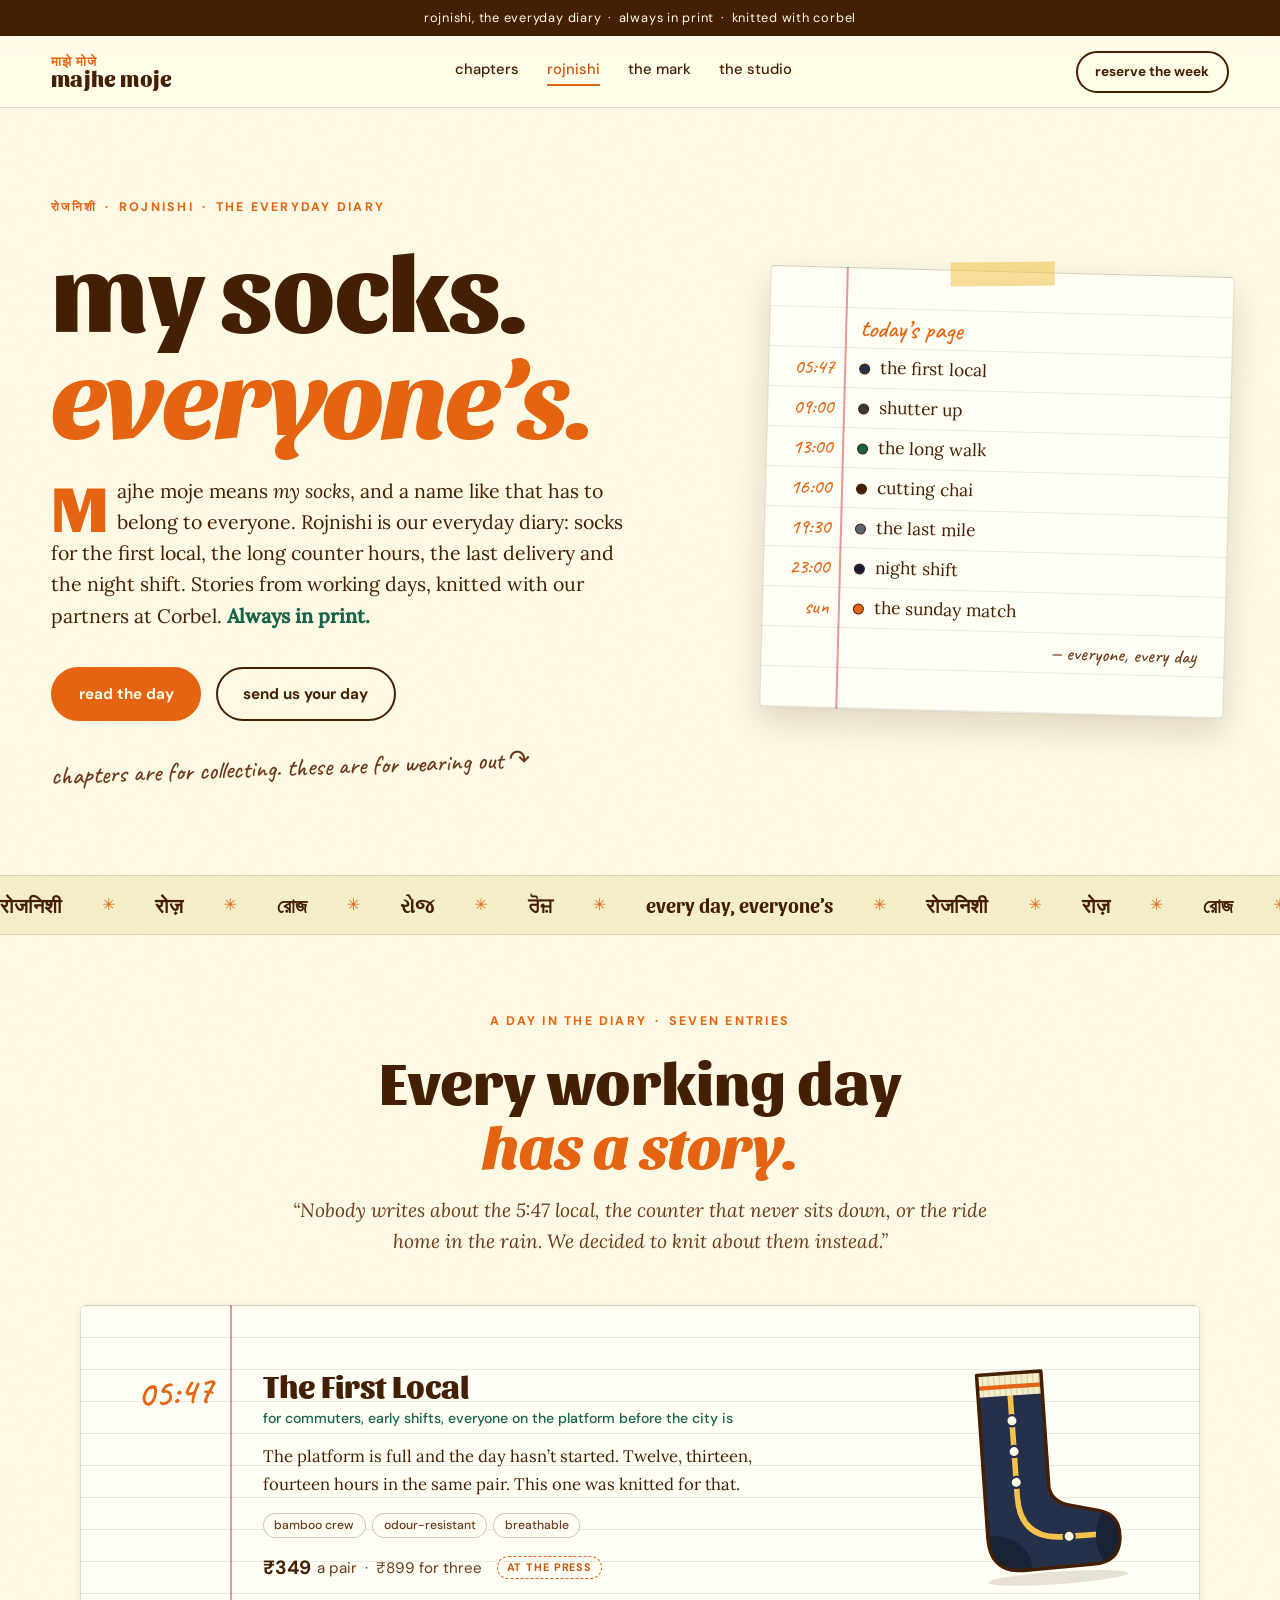
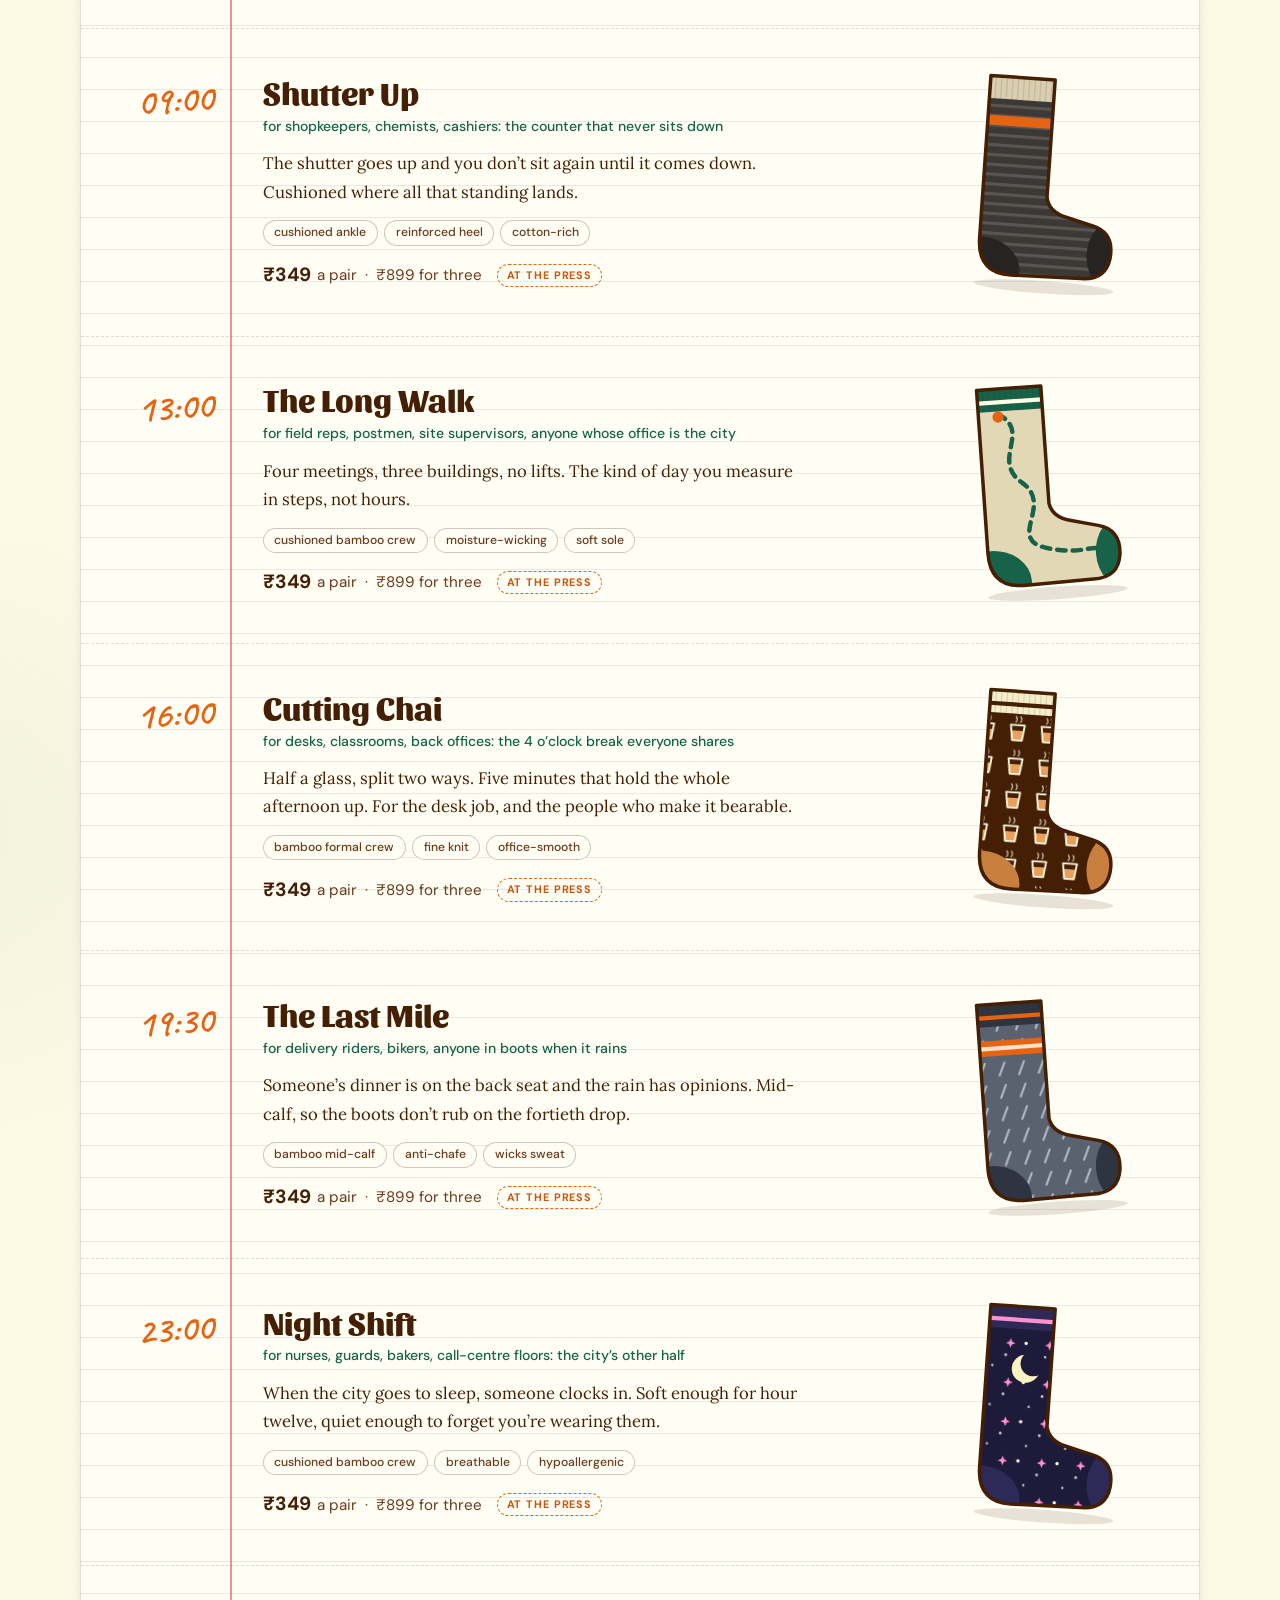
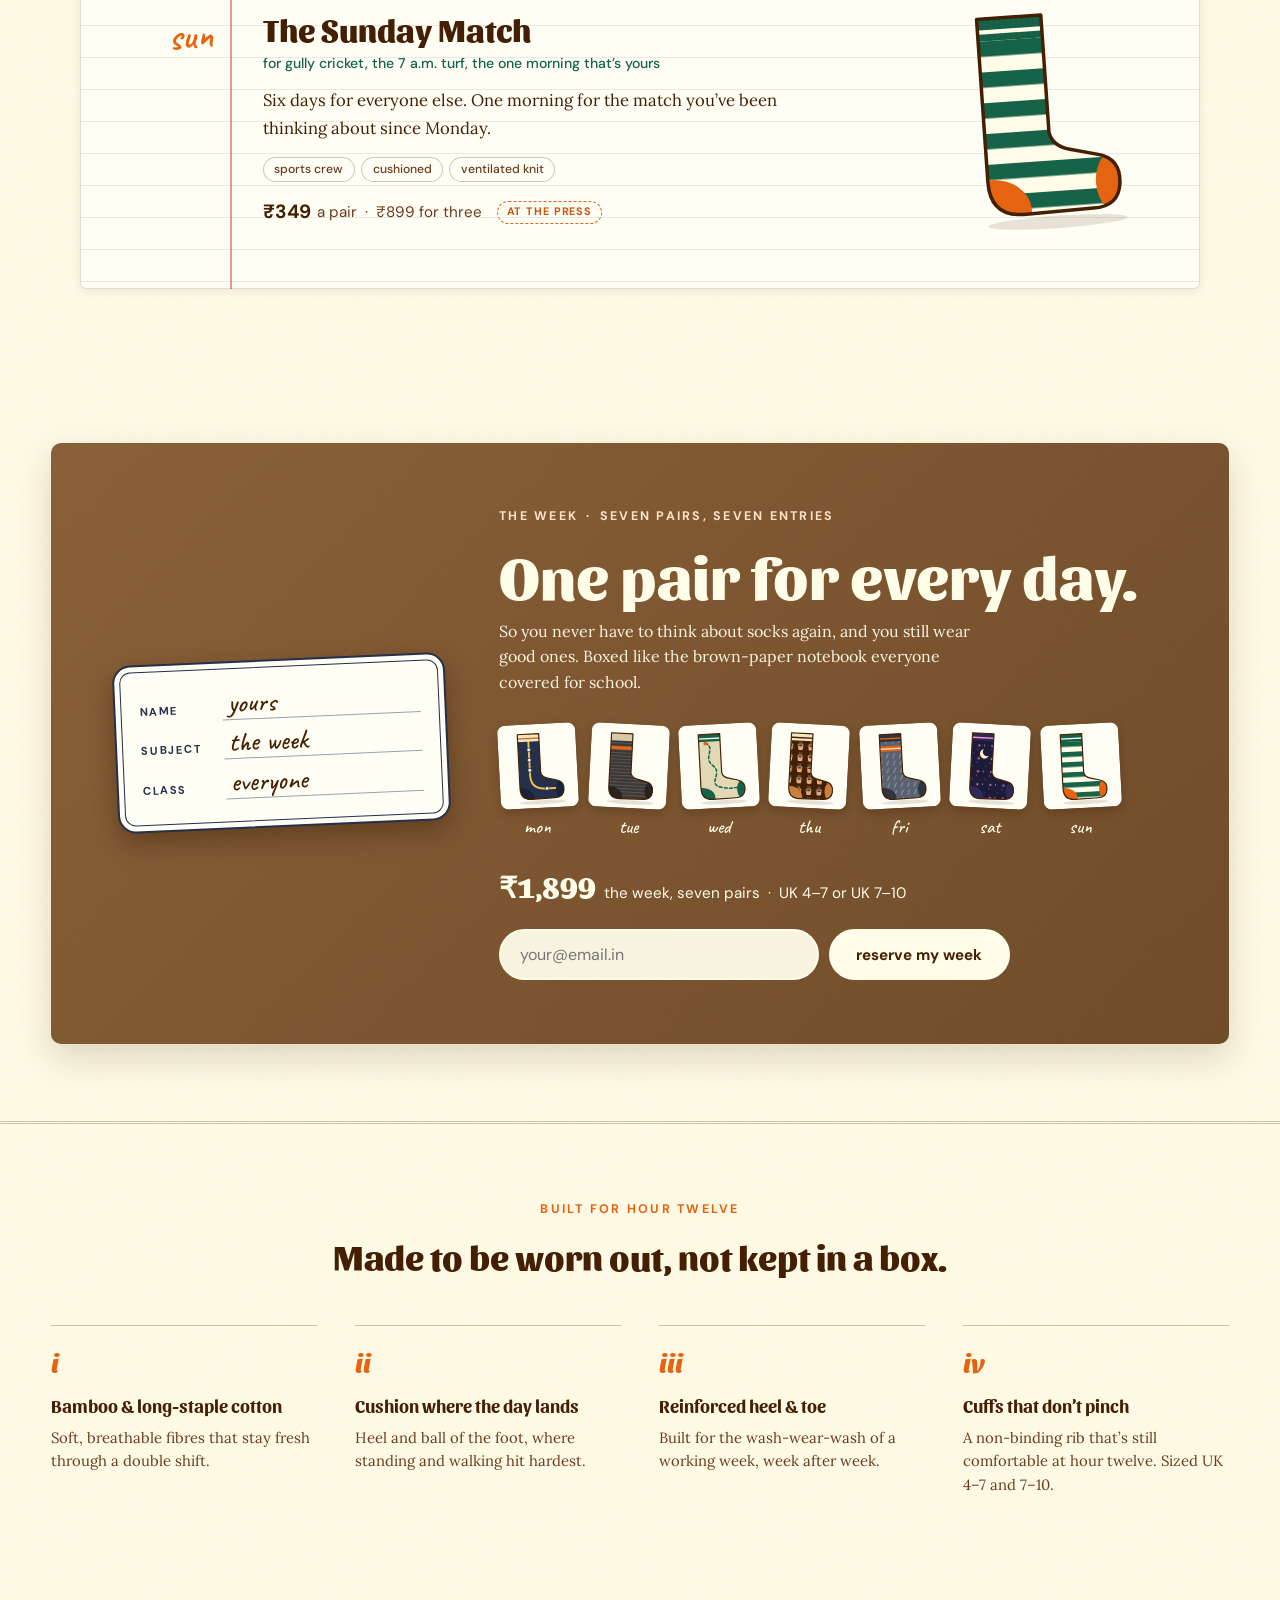
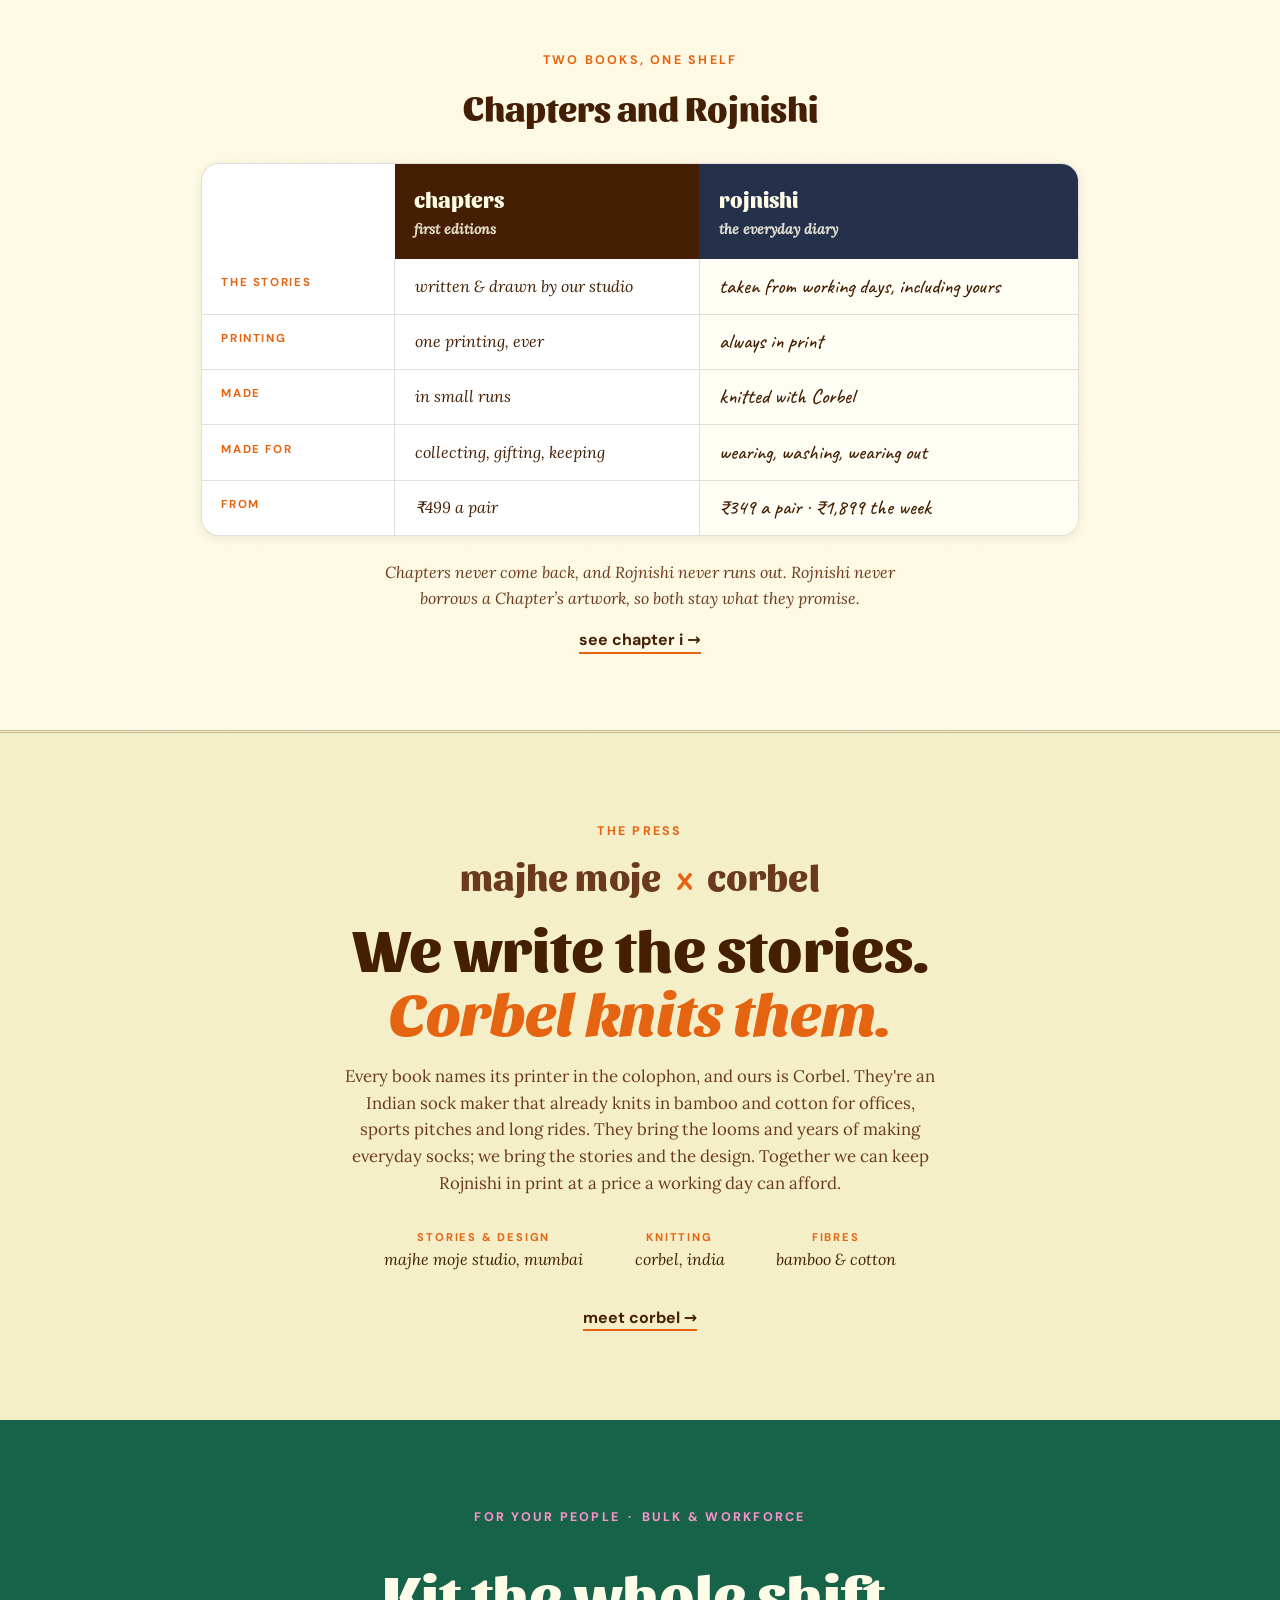
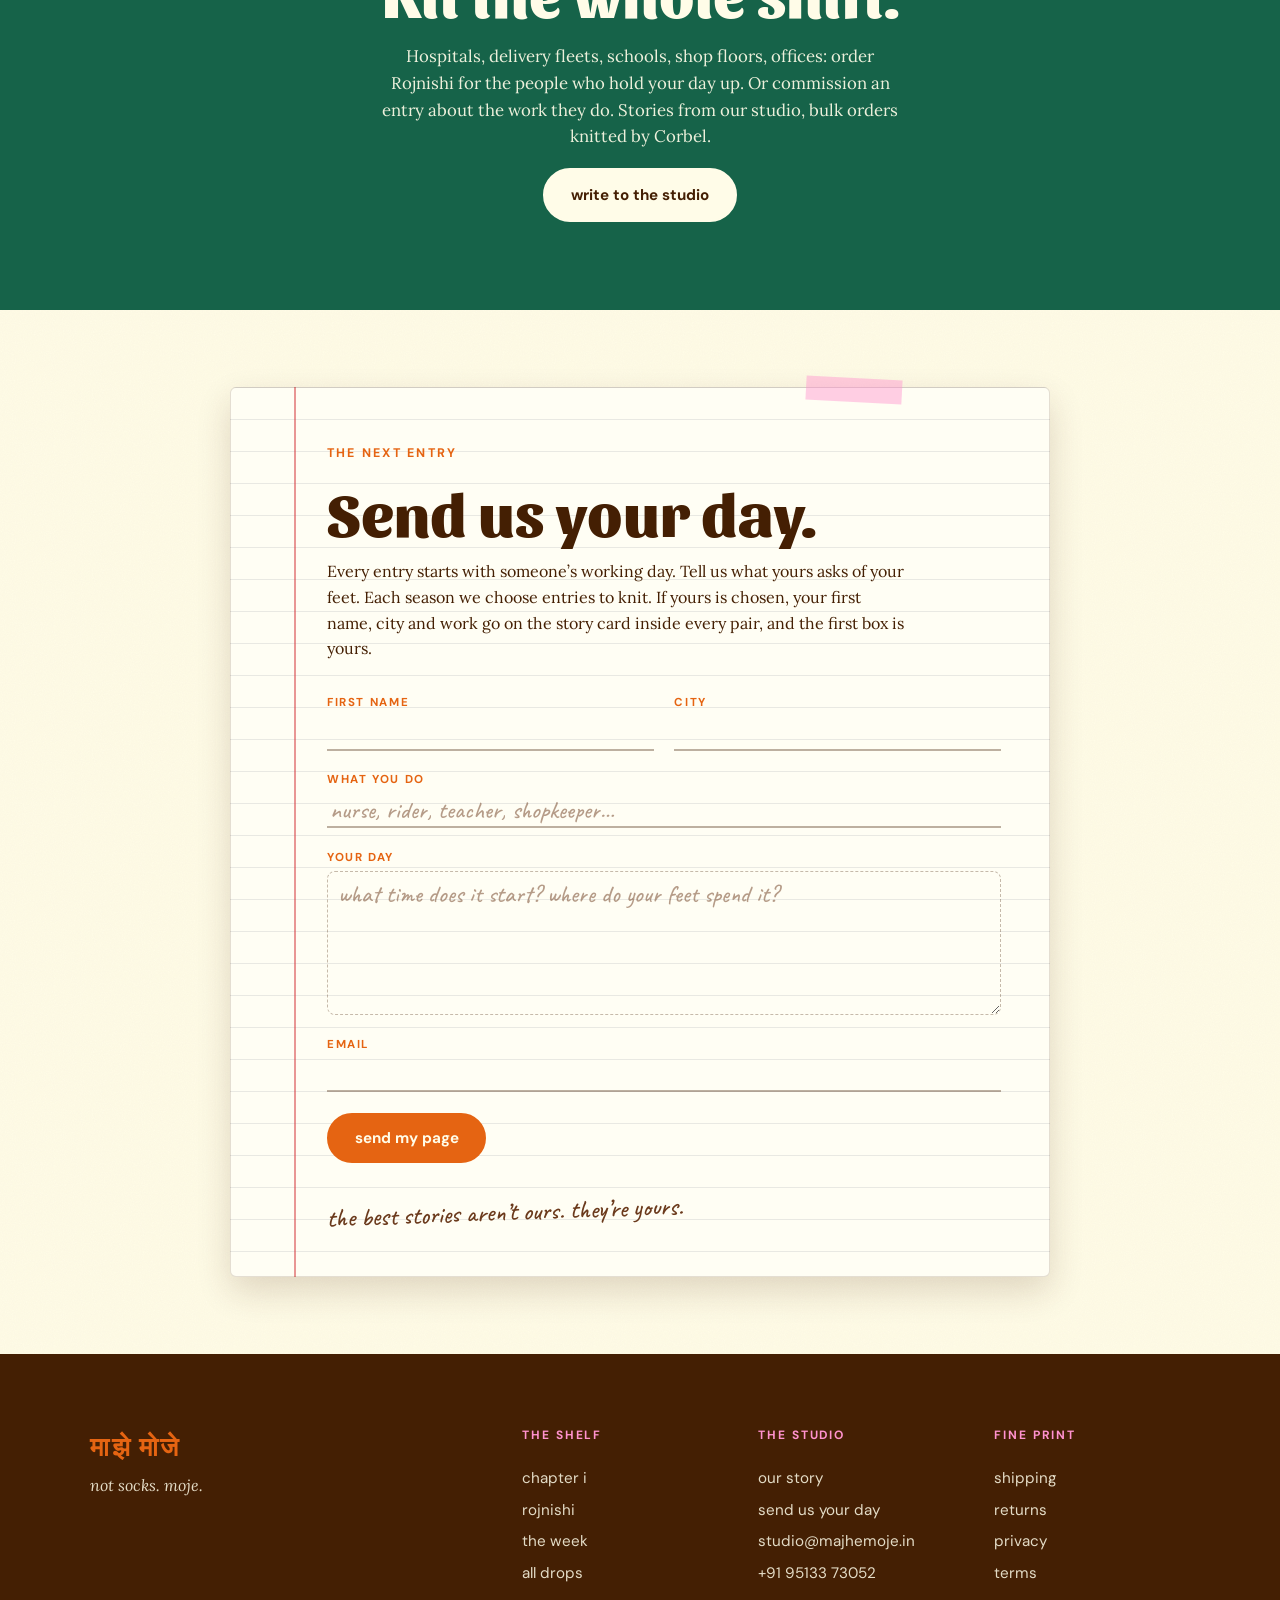
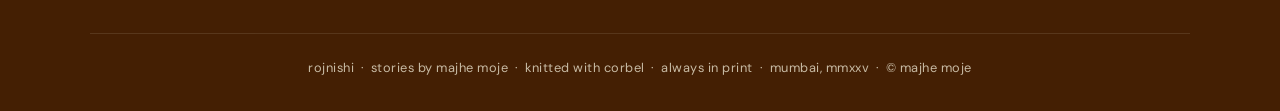
<file: rojnishi.html>
<!doctype html>
<html lang="en">
<head>
  <meta charset="utf-8">
  <meta name="viewport" content="width=device-width, initial-scale=1">
  <title>rojnishi — everyday socks by majhe moje, knitted with corbel</title>
  <meta name="description" content="Rojnishi is the everyday diary of majhe moje: socks for working days, from the first local to the night shift. Knitted with Corbel. Always in print.">

  <link rel="stylesheet" href="assets/css/fonts.css">
  <link rel="stylesheet" href="assets/css/style.css">
  <link rel="stylesheet" href="assets/css/rojnishi.css">
</head>
<body class="page-rojnishi">

  <!-- bookmark ribbon: reading progress -->
  <div class="ribbon" aria-hidden="true"><span id="ribbon-fill"></span></div>

  <!-- ticker -->
  <div class="ticker" role="note">
    <p>rojnishi, the everyday diary&ensp;·&ensp;always in print&ensp;·&ensp;knitted with corbel</p>
  </div>

  <!-- header -->
  <header class="site-head">
    <a class="wordmark" href="index.html" aria-label="majhe moje — home">
      <span class="wordmark-devanagari" lang="mr">माझे मोजे</span>
      <span class="wordmark-latin">majhe&nbsp;moje</span>
    </a>

    <nav class="toc-nav" aria-label="site">
      <a href="index.html#chapter-one">chapters</a>
      <a href="rojnishi.html" aria-current="page">rojnishi</a>
      <a href="index.html#the-mark">the mark</a>
      <a href="index.html#the-studio">the studio</a>
    </nav>

    <div class="head-actions">
      <a class="btn btn-small" href="#the-week">reserve the week</a>
      <button class="nav-toggle" aria-expanded="false" aria-controls="mobile-nav" aria-label="open menu">
        <span></span><span></span><span></span>
      </button>
    </div>
  </header>

  <nav class="mobile-nav" id="mobile-nav" aria-label="site (mobile)">
    <a href="index.html#chapter-one">chapters</a>
    <a href="#the-day">rojnishi: the day</a>
    <a href="#the-week">the week</a>
    <a href="#your-day">send us your day</a>
    <a href="index.html#the-studio">the studio</a>
  </nav>

  <main id="top">

    <!-- ================= COVER ================= -->
    <section class="rj-cover">
      <div class="rj-cover-text">
        <p class="eyebrow"><span lang="mr">रोजनिशी</span>&ensp;·&ensp;rojnishi&ensp;·&ensp;the everyday diary</p>
        <h1 class="display">
          my socks.<br><em>everyone&rsquo;s.</em>
        </h1>
        <p class="lede narrative">
          <span class="dropcap">M</span>ajhe moje means <i>my socks</i>, and a name like
          that has to belong to everyone. Rojnishi is our everyday diary: socks for the
          first local, the long counter hours, the last delivery and the night shift.
          Stories from working days, knitted with our partners at Corbel.
          <b>Always in print.</b>
        </p>
        <div class="cta-row">
          <a class="btn btn-primary" href="#the-day">read the day</a>
          <a class="btn btn-ghost" href="#your-day">send us your day</a>
        </div>
        <p class="handnote" aria-hidden="true">chapters are for collecting. these are for wearing out&nbsp;↷</p>
      </div>

      <!-- today's page: a notebook index of the day -->
      <aside class="todays-page ruled" aria-label="today's page">
        <p class="todays-date" aria-hidden="true">today&rsquo;s page</p>
        <ol>
          <li><a href="#e-0547"><time>05:47</time><span class="dot" style="--c:#25304B"></span>the first local</a></li>
          <li><a href="#e-0900"><time>09:00</time><span class="dot" style="--c:#3B3835"></span>shutter up</a></li>
          <li><a href="#e-1300"><time>13:00</time><span class="dot" style="--c:#166349"></span>the long walk</a></li>
          <li><a href="#e-1600"><time>16:00</time><span class="dot" style="--c:#441F03"></span>cutting chai</a></li>
          <li><a href="#e-1930"><time>19:30</time><span class="dot" style="--c:#5A6270"></span>the last mile</a></li>
          <li><a href="#e-2300"><time>23:00</time><span class="dot" style="--c:#1E1B3A"></span>night shift</a></li>
          <li><a href="#e-sun"><time>sun</time><span class="dot" style="--c:#E56412"></span>the sunday match</a></li>
        </ol>
        <p class="todays-sign" aria-hidden="true">— everyone, every day</p>
      </aside>
    </section>

    <!-- ================= MARQUEE ================= -->
    <div class="marquee" aria-hidden="true">
      <div class="marquee-track">
        <span lang="mr">रोजनिशी</span><i>✳</i><span lang="hi">रोज़</span><i>✳</i><span lang="bn">রোজ</span><i>✳</i><span lang="gu">રોજ</span><i>✳</i><span lang="pa">ਰੋਜ਼</span><i>✳</i><span>every day, everyone&rsquo;s</span><i>✳</i>
        <span lang="mr">रोजनिशी</span><i>✳</i><span lang="hi">रोज़</span><i>✳</i><span lang="bn">রোজ</span><i>✳</i><span lang="gu">રોજ</span><i>✳</i><span lang="pa">ਰੋਜ਼</span><i>✳</i><span>every day, everyone&rsquo;s</span><i>✳</i>
      </div>
    </div>

    <!-- ================= THE DAY ================= -->
    <section class="rj-day reveal" id="the-day">
      <header class="chapter-head">
        <p class="eyebrow">a day in the diary&ensp;·&ensp;seven entries</p>
        <h2 class="chapter-title">Every working day<br><em>has a story.</em></h2>
        <p class="epigraph narrative">&ldquo;Nobody writes about the 5:47 local, the counter that
        never sits down, or the ride home in the rain. We decided to knit about them instead.&rdquo;</p>
      </header>

      <ol class="entries ruled">

        <li class="entry" id="e-0547">
          <time class="entry-time">05:47</time>
          <div class="entry-body">
            <h3>The First Local</h3>
            <p class="entry-for">for commuters, early shifts, everyone on the platform before the city is</p>
            <p class="entry-story narrative">The platform is full and the day hasn&rsquo;t started.
            Twelve, thirteen, fourteen hours in the same pair. This one was knitted for that.</p>
            <ul class="spec" aria-label="build">
              <li>bamboo crew</li><li>odour-resistant</li><li>breathable</li>
            </ul>
            <p class="entry-price"><b>₹349</b> a pair&ensp;·&ensp;₹899 for three <span class="pill pill-press">at the press</span></p>
          </div>
          <figure class="entry-sock"><img src="assets/img/rojnishi/first-local.svg" alt="The First Local: navy sock with a yellow route line and station stops" loading="lazy"></figure>
        </li>

        <li class="entry" id="e-0900">
          <time class="entry-time">09:00</time>
          <div class="entry-body">
            <h3>Shutter Up</h3>
            <p class="entry-for">for shopkeepers, chemists, cashiers: the counter that never sits down</p>
            <p class="entry-story narrative">The shutter goes up and you don&rsquo;t sit again until
            it comes down. Cushioned where all that standing lands.</p>
            <ul class="spec" aria-label="build">
              <li>cushioned ankle</li><li>reinforced heel</li><li>cotton-rich</li>
            </ul>
            <p class="entry-price"><b>₹349</b> a pair&ensp;·&ensp;₹899 for three <span class="pill pill-press">at the press</span></p>
          </div>
          <figure class="entry-sock"><img src="assets/img/rojnishi/shutter-up.svg" alt="Shutter Up: charcoal sock with shop-shutter slats and an orange band" loading="lazy"></figure>
        </li>

        <li class="entry" id="e-1300">
          <time class="entry-time">13:00</time>
          <div class="entry-body">
            <h3>The Long Walk</h3>
            <p class="entry-for">for field reps, postmen, site supervisors, anyone whose office is the city</p>
            <p class="entry-story narrative">Four meetings, three buildings, no lifts. The kind of
            day you measure in steps, not hours.</p>
            <ul class="spec" aria-label="build">
              <li>cushioned bamboo crew</li><li>moisture-wicking</li><li>soft sole</li>
            </ul>
            <p class="entry-price"><b>₹349</b> a pair&ensp;·&ensp;₹899 for three <span class="pill pill-press">at the press</span></p>
          </div>
          <figure class="entry-sock"><img src="assets/img/rojnishi/long-walk.svg" alt="The Long Walk: sand sock with a dashed green walking route" loading="lazy"></figure>
        </li>

        <li class="entry" id="e-1600">
          <time class="entry-time">16:00</time>
          <div class="entry-body">
            <h3>Cutting Chai</h3>
            <p class="entry-for">for desks, classrooms, back offices: the 4 o&rsquo;clock break everyone shares</p>
            <p class="entry-story narrative">Half a glass, split two ways. Five minutes that hold the
            whole afternoon up. For the desk job, and the people who make it bearable.</p>
            <ul class="spec" aria-label="build">
              <li>bamboo formal crew</li><li>fine knit</li><li>office-smooth</li>
            </ul>
            <p class="entry-price"><b>₹349</b> a pair&ensp;·&ensp;₹899 for three <span class="pill pill-press">at the press</span></p>
          </div>
          <figure class="entry-sock"><img src="assets/img/rojnishi/cutting-chai.svg" alt="Cutting Chai: brown sock patterned with small glasses of chai" loading="lazy"></figure>
        </li>

        <li class="entry" id="e-1930">
          <time class="entry-time">19:30</time>
          <div class="entry-body">
            <h3>The Last Mile</h3>
            <p class="entry-for">for delivery riders, bikers, anyone in boots when it rains</p>
            <p class="entry-story narrative">Someone&rsquo;s dinner is on the back seat and the rain
            has opinions. Mid-calf, so the boots don&rsquo;t rub on the fortieth drop.</p>
            <ul class="spec" aria-label="build">
              <li>bamboo mid-calf</li><li>anti-chafe</li><li>wicks sweat</li>
            </ul>
            <p class="entry-price"><b>₹349</b> a pair&ensp;·&ensp;₹899 for three <span class="pill pill-press">at the press</span></p>
          </div>
          <figure class="entry-sock"><img src="assets/img/rojnishi/last-mile.svg" alt="The Last Mile: slate sock with rain streaks and an orange reflective band" loading="lazy"></figure>
        </li>

        <li class="entry" id="e-2300">
          <time class="entry-time">23:00</time>
          <div class="entry-body">
            <h3>Night Shift</h3>
            <p class="entry-for">for nurses, guards, bakers, call-centre floors: the city&rsquo;s other half</p>
            <p class="entry-story narrative">When the city goes to sleep, someone clocks in. Soft
            enough for hour twelve, quiet enough to forget you&rsquo;re wearing them.</p>
            <ul class="spec" aria-label="build">
              <li>cushioned bamboo crew</li><li>breathable</li><li>hypoallergenic</li>
            </ul>
            <p class="entry-price"><b>₹349</b> a pair&ensp;·&ensp;₹899 for three <span class="pill pill-press">at the press</span></p>
          </div>
          <figure class="entry-sock"><img src="assets/img/rojnishi/night-shift.svg" alt="Night Shift: indigo sock with stars and a crescent moon" loading="lazy"></figure>
        </li>

        <li class="entry" id="e-sun">
          <time class="entry-time">sun</time>
          <div class="entry-body">
            <h3>The Sunday Match</h3>
            <p class="entry-for">for gully cricket, the 7 a.m. turf, the one morning that&rsquo;s yours</p>
            <p class="entry-story narrative">Six days for everyone else. One morning for the match
            you&rsquo;ve been thinking about since Monday.</p>
            <ul class="spec" aria-label="build">
              <li>sports crew</li><li>cushioned</li><li>ventilated knit</li>
            </ul>
            <p class="entry-price"><b>₹349</b> a pair&ensp;·&ensp;₹899 for three <span class="pill pill-press">at the press</span></p>
          </div>
          <figure class="entry-sock"><img src="assets/img/rojnishi/sunday-match.svg" alt="The Sunday Match: cream sock with green hoops and an orange heel and toe" loading="lazy"></figure>
        </li>

      </ol>
    </section>

    <!-- ================= THE WEEK ================= -->
    <section class="rj-week reveal" id="the-week">
      <div class="kraft">
        <div class="kraft-label" aria-hidden="true">
          <p><span>name</span><em>yours</em></p>
          <p><span>subject</span><em>the week</em></p>
          <p><span>class</span><em>everyone</em></p>
        </div>

        <div class="kraft-text">
          <p class="eyebrow light">the week&ensp;·&ensp;seven pairs, seven entries</p>
          <h2 class="chapter-title light">One pair for every day.</h2>
          <p class="narrative">So you never have to think about socks again, and you still wear
          good ones. Boxed like the brown-paper notebook everyone covered for school.</p>

          <ul class="week-row" aria-label="what's inside">
            <li><img src="assets/img/rojnishi/first-local.svg" alt="" loading="lazy"><span>mon</span></li>
            <li><img src="assets/img/rojnishi/shutter-up.svg" alt="" loading="lazy"><span>tue</span></li>
            <li><img src="assets/img/rojnishi/long-walk.svg" alt="" loading="lazy"><span>wed</span></li>
            <li><img src="assets/img/rojnishi/cutting-chai.svg" alt="" loading="lazy"><span>thu</span></li>
            <li><img src="assets/img/rojnishi/last-mile.svg" alt="" loading="lazy"><span>fri</span></li>
            <li><img src="assets/img/rojnishi/night-shift.svg" alt="" loading="lazy"><span>sat</span></li>
            <li><img src="assets/img/rojnishi/sunday-match.svg" alt="" loading="lazy"><span>sun</span></li>
          </ul>

          <p class="week-price"><b>₹1,899</b>&ensp;the week, seven pairs&ensp;·&ensp;UK 4–7 or UK 7–10</p>

          <form class="signup week-signup" action="https://majhemoje.in/contact#contact_form" method="post" aria-label="reserve the first run of the week">
            <input type="hidden" name="form_type" value="contact">
            <input type="hidden" name="utf8" value="✓">
            <input type="hidden" name="contact[tags]" value="rojnishi-week-reserve">
            <label class="visually-hidden" for="week-email">email address</label>
            <input id="week-email" type="email" name="contact[email]" placeholder="your@email.in" required>
            <button class="btn btn-cream" type="submit">reserve my week</button>
          </form>
        </div>
      </div>
    </section>

    <!-- ================= BUILT FOR HOUR TWELVE ================= -->
    <section class="hallmarks reveal" aria-label="how rojnishi is built">
      <p class="eyebrow">built for hour twelve</p>
      <h2 class="section-title">Made to be worn out, not kept in a box.</h2>
      <div class="hallmark-grid" role="list">
        <div class="hallmark" role="listitem">
          <span class="hallmark-no">i</span>
          <h3>Bamboo &amp; long-staple cotton</h3>
          <p class="narrative">Soft, breathable fibres that stay fresh through a double shift.</p>
        </div>
        <div class="hallmark" role="listitem">
          <span class="hallmark-no">ii</span>
          <h3>Cushion where the day lands</h3>
          <p class="narrative">Heel and ball of the foot, where standing and walking hit
          hardest.</p>
        </div>
        <div class="hallmark" role="listitem">
          <span class="hallmark-no">iii</span>
          <h3>Reinforced heel &amp; toe</h3>
          <p class="narrative">Built for the wash-wear-wash of a working week, week after
          week.</p>
        </div>
        <div class="hallmark" role="listitem">
          <span class="hallmark-no">iv</span>
          <h3>Cuffs that don&rsquo;t pinch</h3>
          <p class="narrative">A non-binding rib that&rsquo;s still comfortable at hour twelve.
          Sized UK 4–7 and 7–10.</p>
        </div>
      </div>
    </section>

    <!-- ================= TWO BOOKS, ONE SHELF ================= -->
    <section class="rj-shelf reveal" aria-labelledby="shelf-title">
      <p class="eyebrow">two books, one shelf</p>
      <h2 class="section-title" id="shelf-title">Chapters and Rojnishi</h2>
      <div class="shelf-wrap">
        <table class="shelf">
          <thead>
            <tr>
              <td></td>
              <th scope="col" class="shelf-ch"><span>chapters</span><em>first editions</em></th>
              <th scope="col" class="shelf-rj"><span>rojnishi</span><em>the everyday diary</em></th>
            </tr>
          </thead>
          <tbody>
            <tr><th scope="row">the stories</th><td>written &amp; drawn by our studio</td><td>taken from working days, including yours</td></tr>
            <tr><th scope="row">printing</th><td>one printing, ever</td><td>always in print</td></tr>
            <tr><th scope="row">made</th><td>in small runs</td><td>knitted with Corbel</td></tr>
            <tr><th scope="row">made for</th><td>collecting, gifting, keeping</td><td>wearing, washing, wearing out</td></tr>
            <tr><th scope="row">from</th><td>₹499 a pair</td><td>₹349 a pair · ₹1,899 the week</td></tr>
          </tbody>
        </table>
      </div>
      <p class="shelf-note narrative">Chapters never come back, and Rojnishi never runs out.
      Rojnishi never borrows a Chapter&rsquo;s artwork, so both stay what they promise.</p>
      <a class="text-link" href="index.html#chapter-one">see chapter i →</a>
    </section>

    <!-- ================= THE PRESS ================= -->
    <section class="rj-press reveal" id="the-press" aria-labelledby="press-title">
      <p class="eyebrow">the press</p>
      <p class="press-mark" aria-hidden="true">majhe moje <span>×</span> corbel</p>
      <h2 class="chapter-title" id="press-title">We write the stories.<br><em>Corbel knits them.</em></h2>
      <p class="narrative press-body">Every book names its printer in the colophon, and ours is
      Corbel. They're an Indian sock maker that already knits in bamboo and cotton for offices,
      sports pitches and long rides. They bring the looms and years of making everyday socks;
      we bring the stories and the design. Together we can keep Rojnishi in print at a price a
      working day can afford.</p>
      <dl class="press-credits">
        <div><dt>stories &amp; design</dt><dd>majhe moje studio, mumbai</dd></div>
        <div><dt>knitting</dt><dd>corbel, india</dd></div>
        <div><dt>fibres</dt><dd>bamboo &amp; cotton</dd></div>
      </dl>
      <a class="text-link" href="https://www.mycorbel.com/" rel="noopener">meet corbel →</a>
    </section>

    <!-- ================= FOR YOUR PEOPLE ================= -->
    <section class="rj-people reveal" id="for-your-people">
      <div class="rj-people-inner">
        <p class="eyebrow light">for your people&ensp;·&ensp;bulk &amp; workforce</p>
        <h2 class="chapter-title light">Kit the whole shift.</h2>
        <p class="narrative">Hospitals, delivery fleets, schools, shop floors, offices: order
        Rojnishi for the people who hold your day up. Or commission an entry about the work
        they do. Stories from our studio, bulk orders knitted by Corbel.</p>
        <a class="btn btn-cream" href="mailto:studio@majhemoje.in?subject=Rojnishi%20for%20our%20people">write to the studio</a>
      </div>
    </section>

    <!-- ================= SEND US YOUR DAY ================= -->
    <section class="rj-yourday reveal" id="your-day">
      <div class="yourday-page ruled">
        <p class="eyebrow">the next entry</p>
        <h2 class="chapter-title">Send us your day.</h2>
        <p class="narrative yourday-intro">Every entry starts with someone&rsquo;s working day.
        Tell us what yours asks of your feet. Each season we choose entries to knit. If yours
        is chosen, your first name, city and work go on the story card inside every pair, and
        the first box is yours.</p>

        <form class="yourday-form" action="https://majhemoje.in/contact#contact_form" method="post">
          <input type="hidden" name="form_type" value="contact">
          <input type="hidden" name="utf8" value="✓">
          <input type="hidden" name="contact[tags]" value="rojnishi-your-day">

          <div class="field-row">
            <label>first name<input type="text" name="contact[name]" autocomplete="given-name" required></label>
            <label>city<input type="text" name="contact[city]" autocomplete="address-level2"></label>
          </div>
          <label>what you do<input type="text" name="contact[work]" placeholder="nurse, rider, teacher, shopkeeper…"></label>
          <label>your day<textarea name="contact[body]" rows="4" placeholder="what time does it start? where do your feet spend it?" required></textarea></label>
          <label>email<input type="email" name="contact[email]" autocomplete="email" required></label>
          <button class="btn btn-primary" type="submit">send my page</button>
        </form>

        <p class="handnote" aria-hidden="true">the best stories aren&rsquo;t ours. they&rsquo;re yours.</p>
      </div>
    </section>

  </main>

  <!-- ================= COLOPHON ================= -->
  <footer class="colophon">
    <div class="colophon-grid">
      <div class="colophon-brand">
        <p class="wordmark-devanagari" lang="mr">माझे मोजे</p>
        <p class="colophon-tag narrative">not socks. moje.</p>
      </div>
      <nav aria-label="footer — shop">
        <h3>the shelf</h3>
        <a href="index.html#chapter-one">chapter i</a>
        <a href="rojnishi.html">rojnishi</a>
        <a href="#the-week">the week</a>
        <a href="https://majhemoje.in/collections/all">all drops</a>
      </nav>
      <nav aria-label="footer — studio">
        <h3>the studio</h3>
        <a href="index.html#the-letter">our story</a>
        <a href="#your-day">send us your day</a>
        <a href="mailto:studio@majhemoje.in">studio@majhemoje.in</a>
        <a href="tel:+919513373052">+91 95133 73052</a>
      </nav>
      <nav aria-label="footer — fine print">
        <h3>fine print</h3>
        <a href="https://majhemoje.in/pages/shipping-policy">shipping</a>
        <a href="https://majhemoje.in/pages/refund-return-policy">returns</a>
        <a href="https://majhemoje.in/pages/privacy-policy">privacy</a>
        <a href="https://majhemoje.in/pages/terms-of-service">terms</a>
      </nav>
    </div>
    <p class="colophon-note">
      rojnishi&ensp;·&ensp;stories by majhe moje&ensp;·&ensp;knitted with corbel&ensp;·&ensp;always in print&ensp;·&ensp;mumbai, mmxxv&ensp;·&ensp;© majhe moje
    </p>
  </footer>

  <script src="assets/js/main.js"></script>
</body>
</html>
</file>
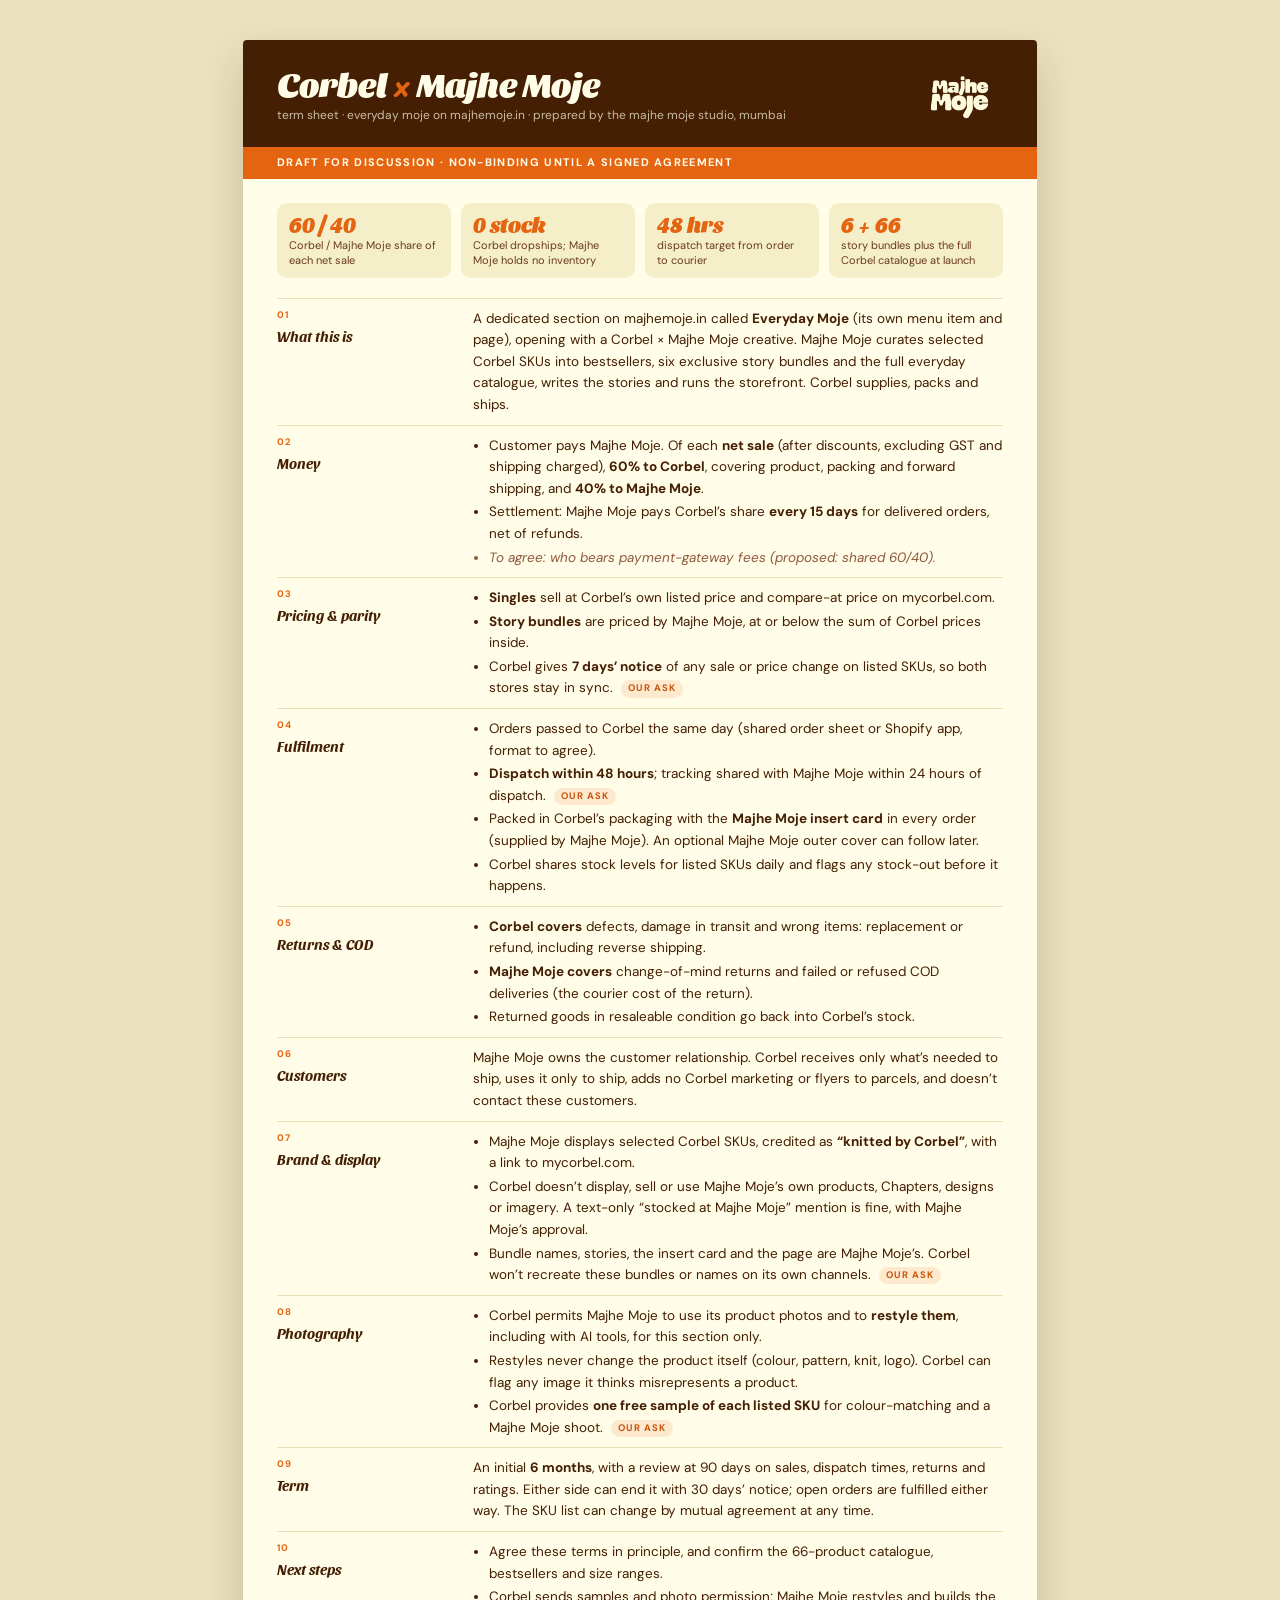
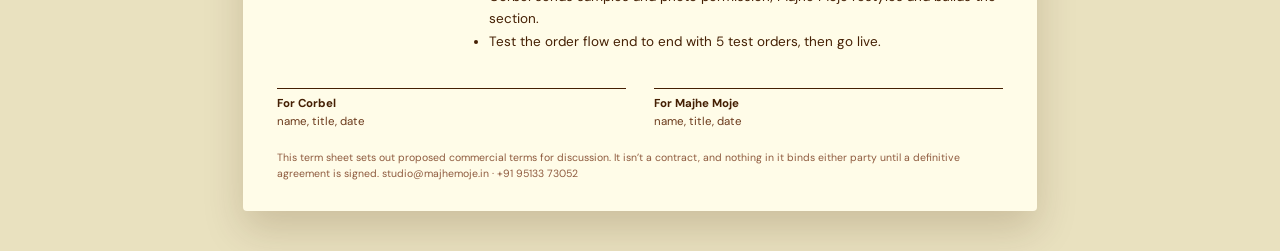
<file: termsheet.html>
<!doctype html>
<html lang="en">
<head>
  <meta charset="utf-8">
  <meta name="viewport" content="width=device-width, initial-scale=1">
  <title>Corbel × Majhe Moje | Term Sheet</title>
  <link rel="stylesheet" href="assets/css/fonts.css">
  <link rel="stylesheet" href="assets/css/live.css">
  <style>
    body { background: #E9E1BF; padding: 40px 16px; font-size: 13.5px; }
    .page { max-width: 210mm; margin: 0 auto; background: var(--mm-cream); border-radius: 4px; box-shadow: 0 18px 40px rgba(68,31,3,.18); overflow: hidden; }
    .top { background: var(--mm-brown); color: var(--mm-cream); padding: 26px 34px 22px; display: flex; justify-content: space-between; align-items: flex-end; gap: 20px; }
    .top h1 { font-family: var(--mm-font-display); font-style: italic; font-weight: 900; font-size: 34px; line-height: 1; }
    .top h1 span { color: var(--mm-orange); padding: 0 .15em; }
    .top p { font-size: 12px; color: rgba(255,252,232,.7); margin-top: 6px; }
    .top img { height: 54px; }
    .draft { background: var(--mm-orange); color: var(--mm-cream); font-size: 11px; font-weight: 700; letter-spacing: .12em; text-transform: uppercase; padding: 7px 34px; }
    .body { padding: 24px 34px 30px; }
    .summary { display: grid; grid-template-columns: repeat(4, 1fr); gap: 10px; margin-bottom: 20px; }
    .summary div { background: var(--mm-cream-deep); border-radius: 10px; padding: 10px 12px; }
    .summary b { display: block; font-family: var(--mm-font-display); font-style: italic; font-weight: 900; font-size: 22px; color: var(--mm-orange); line-height: 1.05; }
    .summary span { font-size: 11px; color: var(--mm-brown-soft); line-height: 1.35; display: block; margin-top: 2px; }
    table { width: 100%; border-collapse: collapse; }
    th, td { text-align: left; vertical-align: top; padding: 9px 0; border-top: 1px solid var(--mm-line); }
    th { width: 27%; padding-right: 16px; font-family: var(--mm-font-display); font-style: italic; font-weight: 700; font-size: 15px; }
    th small { display: block; font-family: var(--mm-font-body); font-style: normal; font-weight: 700; font-size: 9.5px; letter-spacing: .14em; text-transform: uppercase; color: var(--mm-orange); margin-bottom: 1px; }
    td ul { margin-left: 16px; }
    td li + li { margin-top: 2px; }
    .ask { display: inline-block; background: rgba(229,100,18,.12); color: var(--mm-orange-deep); font-size: 9.5px; font-weight: 700; letter-spacing: .1em; text-transform: uppercase; padding: 1px 7px; border-radius: 99px; margin-left: 4px; vertical-align: 1px; }
    .tbd { color: var(--mm-muted); font-style: italic; }
    .sign { display: grid; grid-template-columns: 1fr 1fr; gap: 28px; margin-top: 26px; }
    .sign div { border-top: 1.5px solid var(--mm-brown); padding-top: 6px; font-size: 11.5px; color: var(--mm-brown-soft); }
    .sign b { color: var(--mm-brown); }
    .foot { font-size: 10.5px; color: var(--mm-muted); margin-top: 18px; line-height: 1.5; }
    @media (max-width: 640px) {
      .summary { grid-template-columns: 1fr 1fr; }
      th { width: 34%; }
      .body, .top { padding-left: 18px; padding-right: 18px; }
      .top img { display: none; }
    }
    @media print {
      @page { size: A4; margin: 8mm 9mm; }
      body { background: none; padding: 0; font-size: 10px; line-height: 1.4; }
      .page { box-shadow: none; max-width: none; -webkit-print-color-adjust: exact; print-color-adjust: exact; }
      .top { padding: 16px 24px 14px; } .top h1 { font-size: 26px; } .top img { height: 40px; }
      .draft { padding: 5px 24px; }
      .body { padding: 14px 24px 16px; }
      .summary { margin-bottom: 10px; } .summary div { padding: 7px 10px; } .summary b { font-size: 18px; }
      th, td { padding: 5px 0; } th { font-size: 13px; }
      .sign { margin-top: 16px; } .foot { margin-top: 10px; }
    }
  </style>
</head>
<body>
  <article class="page">
    <header class="top">
      <div>
        <h1>Corbel<span>×</span>Majhe Moje</h1>
        <p>term sheet · everyday moje on majhemoje.in · prepared by the majhe moje studio, mumbai</p>
      </div>
      <img src="assets/img/mm-logo.png" alt="Majhe Moje">
    </header>
    <p class="draft">draft for discussion · non-binding until a signed agreement</p>

    <div class="body">
      <div class="summary">
        <div><b>60 / 40</b><span>Corbel / Majhe Moje share of each net sale</span></div>
        <div><b>0 stock</b><span>Corbel dropships; Majhe Moje holds no inventory</span></div>
        <div><b>48 hrs</b><span>dispatch target from order to courier</span></div>
        <div><b>6 + 66</b><span>story bundles plus the full Corbel catalogue at launch</span></div>
      </div>

      <table>
        <tr>
          <th><small>01</small>What this is</th>
          <td>A dedicated section on majhemoje.in called <b>Everyday Moje</b> (its own menu item and page), opening with a Corbel × Majhe Moje creative. Majhe Moje curates selected Corbel SKUs into bestsellers, six exclusive story bundles and the full everyday catalogue, writes the stories and runs the storefront. Corbel supplies, packs and ships.</td>
        </tr>
        <tr>
          <th><small>02</small>Money</th>
          <td>
            <ul>
              <li>Customer pays Majhe Moje. Of each <b>net sale</b> (after discounts, excluding GST and shipping charged), <b>60% to Corbel</b>, covering product, packing and forward shipping, and <b>40% to Majhe Moje</b>.</li>
              <li>Settlement: Majhe Moje pays Corbel&rsquo;s share <b>every 15 days</b> for delivered orders, net of refunds.</li>
              <li class="tbd">To agree: who bears payment-gateway fees (proposed: shared 60/40).</li>
            </ul>
          </td>
        </tr>
        <tr>
          <th><small>03</small>Pricing &amp; parity</th>
          <td>
            <ul>
              <li><b>Singles</b> sell at Corbel&rsquo;s own listed price and compare-at price on mycorbel.com.</li>
              <li><b>Story bundles</b> are priced by Majhe Moje, at or below the sum of Corbel prices inside.</li>
              <li>Corbel gives <b>7 days&rsquo; notice</b> of any sale or price change on listed SKUs, so both stores stay in sync. <span class="ask">our ask</span></li>
            </ul>
          </td>
        </tr>
        <tr>
          <th><small>04</small>Fulfilment</th>
          <td>
            <ul>
              <li>Orders passed to Corbel the same day (shared order sheet or Shopify app, format to agree).</li>
              <li><b>Dispatch within 48 hours</b>; tracking shared with Majhe Moje within 24 hours of dispatch. <span class="ask">our ask</span></li>
              <li>Packed in Corbel&rsquo;s packaging with the <b>Majhe Moje insert card</b> in every order (supplied by Majhe Moje). An optional Majhe Moje outer cover can follow later.</li>
              <li>Corbel shares stock levels for listed SKUs daily and flags any stock-out before it happens.</li>
            </ul>
          </td>
        </tr>
        <tr>
          <th><small>05</small>Returns &amp; COD</th>
          <td>
            <ul>
              <li><b>Corbel covers</b> defects, damage in transit and wrong items: replacement or refund, including reverse shipping.</li>
              <li><b>Majhe Moje covers</b> change-of-mind returns and failed or refused COD deliveries (the courier cost of the return).</li>
              <li>Returned goods in resaleable condition go back into Corbel&rsquo;s stock.</li>
            </ul>
          </td>
        </tr>
        <tr>
          <th><small>06</small>Customers</th>
          <td>Majhe Moje owns the customer relationship. Corbel receives only what&rsquo;s needed to ship, uses it only to ship, adds no Corbel marketing or flyers to parcels, and doesn&rsquo;t contact these customers.</td>
        </tr>
        <tr>
          <th><small>07</small>Brand &amp; display</th>
          <td>
            <ul>
              <li>Majhe Moje displays selected Corbel SKUs, credited as <b>&ldquo;knitted by Corbel&rdquo;</b>, with a link to mycorbel.com.</li>
              <li>Corbel doesn&rsquo;t display, sell or use Majhe Moje&rsquo;s own products, Chapters, designs or imagery. A text-only &ldquo;stocked at Majhe Moje&rdquo; mention is fine, with Majhe Moje&rsquo;s approval.</li>
              <li>Bundle names, stories, the insert card and the page are Majhe Moje&rsquo;s. Corbel won&rsquo;t recreate these bundles or names on its own channels. <span class="ask">our ask</span></li>
            </ul>
          </td>
        </tr>
        <tr>
          <th><small>08</small>Photography</th>
          <td>
            <ul>
              <li>Corbel permits Majhe Moje to use its product photos and to <b>restyle them</b>, including with AI tools, for this section only.</li>
              <li>Restyles never change the product itself (colour, pattern, knit, logo). Corbel can flag any image it thinks misrepresents a product.</li>
              <li>Corbel provides <b>one free sample of each listed SKU</b> for colour-matching and a Majhe Moje shoot. <span class="ask">our ask</span></li>
            </ul>
          </td>
        </tr>
        <tr>
          <th><small>09</small>Term</th>
          <td>An initial <b>6 months</b>, with a review at 90 days on sales, dispatch times, returns and ratings. Either side can end it with 30 days&rsquo; notice; open orders are fulfilled either way. The SKU list can change by mutual agreement at any time.</td>
        </tr>
        <tr>
          <th><small>10</small>Next steps</th>
          <td>
            <ul>
              <li>Agree these terms in principle, and confirm the 66-product catalogue, bestsellers and size ranges.</li>
              <li>Corbel sends samples and photo permission; Majhe Moje restyles and builds the section.</li>
              <li>Test the order flow end to end with 5 test orders, then go live.</li>
            </ul>
          </td>
        </tr>
      </table>

      <div class="sign">
        <div><b>For Corbel</b><br>name, title, date</div>
        <div><b>For Majhe Moje</b><br>name, title, date</div>
      </div>
      <p class="foot">This term sheet sets out proposed commercial terms for discussion. It isn&rsquo;t a contract, and nothing in it binds either party until a definitive agreement is signed. studio@majhemoje.in · +91 95133 73052</p>
    </div>
  </article>
</body>
</html>
</file>
<file: assets/css/fonts.css>
/* Caveat 500 normal latin-ext */
@font-face {
  font-family: 'Caveat';
  font-style: normal;
  font-weight: 500;
  font-display: swap;
  src: url(../fonts/Caveat-500-normal-latin-ext.woff2) format('woff2');
  unicode-range: U+0100-02BA, U+02BD-02C5, U+02C7-02CC, U+02CE-02D7, U+02DD-02FF, U+0304, U+0308, U+0329, U+1D00-1DBF, U+1E00-1E9F, U+1EF2-1EFF, U+2020, U+20A0-20AB, U+20AD-20C0, U+2113, U+2C60-2C7F, U+A720-A7FF;
}
/* Caveat 500 normal latin */
@font-face {
  font-family: 'Caveat';
  font-style: normal;
  font-weight: 500;
  font-display: swap;
  src: url(../fonts/Caveat-500-normal-latin.woff2) format('woff2');
  unicode-range: U+0000-00FF, U+0131, U+0152-0153, U+02BB-02BC, U+02C6, U+02DA, U+02DC, U+0304, U+0308, U+0329, U+2000-206F, U+20AC, U+2122, U+2191, U+2193, U+2212, U+2215, U+FEFF, U+FFFD;
}
/* Caveat 600 normal latin-ext */
@font-face {
  font-family: 'Caveat';
  font-style: normal;
  font-weight: 600;
  font-display: swap;
  src: url(../fonts/Caveat-600-normal-latin-ext.woff2) format('woff2');
  unicode-range: U+0100-02BA, U+02BD-02C5, U+02C7-02CC, U+02CE-02D7, U+02DD-02FF, U+0304, U+0308, U+0329, U+1D00-1DBF, U+1E00-1E9F, U+1EF2-1EFF, U+2020, U+20A0-20AB, U+20AD-20C0, U+2113, U+2C60-2C7F, U+A720-A7FF;
}
/* Caveat 600 normal latin */
@font-face {
  font-family: 'Caveat';
  font-style: normal;
  font-weight: 600;
  font-display: swap;
  src: url(../fonts/Caveat-600-normal-latin.woff2) format('woff2');
  unicode-range: U+0000-00FF, U+0131, U+0152-0153, U+02BB-02BC, U+02C6, U+02DA, U+02DC, U+0304, U+0308, U+0329, U+2000-206F, U+20AC, U+2122, U+2191, U+2193, U+2212, U+2215, U+FEFF, U+FFFD;
}
/* DM Sans 400 italic latin-ext */
@font-face {
  font-family: 'DM Sans';
  font-style: italic;
  font-weight: 400;
  font-display: swap;
  src: url(../fonts/DMSans-400-italic-latin-ext.woff2) format('woff2');
  unicode-range: U+0100-02BA, U+02BD-02C5, U+02C7-02CC, U+02CE-02D7, U+02DD-02FF, U+0304, U+0308, U+0329, U+1D00-1DBF, U+1E00-1E9F, U+1EF2-1EFF, U+2020, U+20A0-20AB, U+20AD-20C0, U+2113, U+2C60-2C7F, U+A720-A7FF;
}
/* DM Sans 400 italic latin */
@font-face {
  font-family: 'DM Sans';
  font-style: italic;
  font-weight: 400;
  font-display: swap;
  src: url(../fonts/DMSans-400-italic-latin.woff2) format('woff2');
  unicode-range: U+0000-00FF, U+0131, U+0152-0153, U+02BB-02BC, U+02C6, U+02DA, U+02DC, U+0304, U+0308, U+0329, U+2000-206F, U+20AC, U+2122, U+2191, U+2193, U+2212, U+2215, U+FEFF, U+FFFD;
}
/* DM Sans 400 normal latin-ext */
@font-face {
  font-family: 'DM Sans';
  font-style: normal;
  font-weight: 400;
  font-display: swap;
  src: url(../fonts/DMSans-400-normal-latin-ext.woff2) format('woff2');
  unicode-range: U+0100-02BA, U+02BD-02C5, U+02C7-02CC, U+02CE-02D7, U+02DD-02FF, U+0304, U+0308, U+0329, U+1D00-1DBF, U+1E00-1E9F, U+1EF2-1EFF, U+2020, U+20A0-20AB, U+20AD-20C0, U+2113, U+2C60-2C7F, U+A720-A7FF;
}
/* DM Sans 400 normal latin */
@font-face {
  font-family: 'DM Sans';
  font-style: normal;
  font-weight: 400;
  font-display: swap;
  src: url(../fonts/DMSans-400-normal-latin.woff2) format('woff2');
  unicode-range: U+0000-00FF, U+0131, U+0152-0153, U+02BB-02BC, U+02C6, U+02DA, U+02DC, U+0304, U+0308, U+0329, U+2000-206F, U+20AC, U+2122, U+2191, U+2193, U+2212, U+2215, U+FEFF, U+FFFD;
}
/* DM Sans 500 normal latin-ext */
@font-face {
  font-family: 'DM Sans';
  font-style: normal;
  font-weight: 500;
  font-display: swap;
  src: url(../fonts/DMSans-500-normal-latin-ext.woff2) format('woff2');
  unicode-range: U+0100-02BA, U+02BD-02C5, U+02C7-02CC, U+02CE-02D7, U+02DD-02FF, U+0304, U+0308, U+0329, U+1D00-1DBF, U+1E00-1E9F, U+1EF2-1EFF, U+2020, U+20A0-20AB, U+20AD-20C0, U+2113, U+2C60-2C7F, U+A720-A7FF;
}
/* DM Sans 500 normal latin */
@font-face {
  font-family: 'DM Sans';
  font-style: normal;
  font-weight: 500;
  font-display: swap;
  src: url(../fonts/DMSans-500-normal-latin.woff2) format('woff2');
  unicode-range: U+0000-00FF, U+0131, U+0152-0153, U+02BB-02BC, U+02C6, U+02DA, U+02DC, U+0304, U+0308, U+0329, U+2000-206F, U+20AC, U+2122, U+2191, U+2193, U+2212, U+2215, U+FEFF, U+FFFD;
}
/* DM Sans 700 normal latin-ext */
@font-face {
  font-family: 'DM Sans';
  font-style: normal;
  font-weight: 700;
  font-display: swap;
  src: url(../fonts/DMSans-700-normal-latin-ext.woff2) format('woff2');
  unicode-range: U+0100-02BA, U+02BD-02C5, U+02C7-02CC, U+02CE-02D7, U+02DD-02FF, U+0304, U+0308, U+0329, U+1D00-1DBF, U+1E00-1E9F, U+1EF2-1EFF, U+2020, U+20A0-20AB, U+20AD-20C0, U+2113, U+2C60-2C7F, U+A720-A7FF;
}
/* DM Sans 700 normal latin */
@font-face {
  font-family: 'DM Sans';
  font-style: normal;
  font-weight: 700;
  font-display: swap;
  src: url(../fonts/DMSans-700-normal-latin.woff2) format('woff2');
  unicode-range: U+0000-00FF, U+0131, U+0152-0153, U+02BB-02BC, U+02C6, U+02DA, U+02DC, U+0304, U+0308, U+0329, U+2000-206F, U+20AC, U+2122, U+2191, U+2193, U+2212, U+2215, U+FEFF, U+FFFD;
}
/* Lora 400 italic latin-ext */
@font-face {
  font-family: 'Lora';
  font-style: italic;
  font-weight: 400;
  font-display: swap;
  src: url(../fonts/Lora-400-italic-latin-ext.woff2) format('woff2');
  unicode-range: U+0100-02BA, U+02BD-02C5, U+02C7-02CC, U+02CE-02D7, U+02DD-02FF, U+0304, U+0308, U+0329, U+1D00-1DBF, U+1E00-1E9F, U+1EF2-1EFF, U+2020, U+20A0-20AB, U+20AD-20C0, U+2113, U+2C60-2C7F, U+A720-A7FF;
}
/* Lora 400 italic latin */
@font-face {
  font-family: 'Lora';
  font-style: italic;
  font-weight: 400;
  font-display: swap;
  src: url(../fonts/Lora-400-italic-latin.woff2) format('woff2');
  unicode-range: U+0000-00FF, U+0131, U+0152-0153, U+02BB-02BC, U+02C6, U+02DA, U+02DC, U+0304, U+0308, U+0329, U+2000-206F, U+20AC, U+2122, U+2191, U+2193, U+2212, U+2215, U+FEFF, U+FFFD;
}
/* Lora 500 italic latin-ext */
@font-face {
  font-family: 'Lora';
  font-style: italic;
  font-weight: 500;
  font-display: swap;
  src: url(../fonts/Lora-500-italic-latin-ext.woff2) format('woff2');
  unicode-range: U+0100-02BA, U+02BD-02C5, U+02C7-02CC, U+02CE-02D7, U+02DD-02FF, U+0304, U+0308, U+0329, U+1D00-1DBF, U+1E00-1E9F, U+1EF2-1EFF, U+2020, U+20A0-20AB, U+20AD-20C0, U+2113, U+2C60-2C7F, U+A720-A7FF;
}
/* Lora 500 italic latin */
@font-face {
  font-family: 'Lora';
  font-style: italic;
  font-weight: 500;
  font-display: swap;
  src: url(../fonts/Lora-500-italic-latin.woff2) format('woff2');
  unicode-range: U+0000-00FF, U+0131, U+0152-0153, U+02BB-02BC, U+02C6, U+02DA, U+02DC, U+0304, U+0308, U+0329, U+2000-206F, U+20AC, U+2122, U+2191, U+2193, U+2212, U+2215, U+FEFF, U+FFFD;
}
/* Lora 400 normal latin-ext */
@font-face {
  font-family: 'Lora';
  font-style: normal;
  font-weight: 400;
  font-display: swap;
  src: url(../fonts/Lora-400-normal-latin-ext.woff2) format('woff2');
  unicode-range: U+0100-02BA, U+02BD-02C5, U+02C7-02CC, U+02CE-02D7, U+02DD-02FF, U+0304, U+0308, U+0329, U+1D00-1DBF, U+1E00-1E9F, U+1EF2-1EFF, U+2020, U+20A0-20AB, U+20AD-20C0, U+2113, U+2C60-2C7F, U+A720-A7FF;
}
/* Lora 400 normal latin */
@font-face {
  font-family: 'Lora';
  font-style: normal;
  font-weight: 400;
  font-display: swap;
  src: url(../fonts/Lora-400-normal-latin.woff2) format('woff2');
  unicode-range: U+0000-00FF, U+0131, U+0152-0153, U+02BB-02BC, U+02C6, U+02DA, U+02DC, U+0304, U+0308, U+0329, U+2000-206F, U+20AC, U+2122, U+2191, U+2193, U+2212, U+2215, U+FEFF, U+FFFD;
}
/* Lora 500 normal latin-ext */
@font-face {
  font-family: 'Lora';
  font-style: normal;
  font-weight: 500;
  font-display: swap;
  src: url(../fonts/Lora-500-normal-latin-ext.woff2) format('woff2');
  unicode-range: U+0100-02BA, U+02BD-02C5, U+02C7-02CC, U+02CE-02D7, U+02DD-02FF, U+0304, U+0308, U+0329, U+1D00-1DBF, U+1E00-1E9F, U+1EF2-1EFF, U+2020, U+20A0-20AB, U+20AD-20C0, U+2113, U+2C60-2C7F, U+A720-A7FF;
}
/* Lora 500 normal latin */
@font-face {
  font-family: 'Lora';
  font-style: normal;
  font-weight: 500;
  font-display: swap;
  src: url(../fonts/Lora-500-normal-latin.woff2) format('woff2');
  unicode-range: U+0000-00FF, U+0131, U+0152-0153, U+02BB-02BC, U+02C6, U+02DA, U+02DC, U+0304, U+0308, U+0329, U+2000-206F, U+20AC, U+2122, U+2191, U+2193, U+2212, U+2215, U+FEFF, U+FFFD;
}
/* Sansita 700 italic latin-ext */
@font-face {
  font-family: 'Sansita';
  font-style: italic;
  font-weight: 700;
  font-display: swap;
  src: url(../fonts/Sansita-700-italic-latin-ext.woff2) format('woff2');
  unicode-range: U+0100-02BA, U+02BD-02C5, U+02C7-02CC, U+02CE-02D7, U+02DD-02FF, U+0304, U+0308, U+0329, U+1D00-1DBF, U+1E00-1E9F, U+1EF2-1EFF, U+2020, U+20A0-20AB, U+20AD-20C0, U+2113, U+2C60-2C7F, U+A720-A7FF;
}
/* Sansita 700 italic latin */
@font-face {
  font-family: 'Sansita';
  font-style: italic;
  font-weight: 700;
  font-display: swap;
  src: url(../fonts/Sansita-700-italic-latin.woff2) format('woff2');
  unicode-range: U+0000-00FF, U+0131, U+0152-0153, U+02BB-02BC, U+02C6, U+02DA, U+02DC, U+0304, U+0308, U+0329, U+2000-206F, U+20AC, U+2122, U+2191, U+2193, U+2212, U+2215, U+FEFF, U+FFFD;
}
/* Sansita 800 italic latin-ext */
@font-face {
  font-family: 'Sansita';
  font-style: italic;
  font-weight: 800;
  font-display: swap;
  src: url(../fonts/Sansita-800-italic-latin-ext.woff2) format('woff2');
  unicode-range: U+0100-02BA, U+02BD-02C5, U+02C7-02CC, U+02CE-02D7, U+02DD-02FF, U+0304, U+0308, U+0329, U+1D00-1DBF, U+1E00-1E9F, U+1EF2-1EFF, U+2020, U+20A0-20AB, U+20AD-20C0, U+2113, U+2C60-2C7F, U+A720-A7FF;
}
/* Sansita 800 italic latin */
@font-face {
  font-family: 'Sansita';
  font-style: italic;
  font-weight: 800;
  font-display: swap;
  src: url(../fonts/Sansita-800-italic-latin.woff2) format('woff2');
  unicode-range: U+0000-00FF, U+0131, U+0152-0153, U+02BB-02BC, U+02C6, U+02DA, U+02DC, U+0304, U+0308, U+0329, U+2000-206F, U+20AC, U+2122, U+2191, U+2193, U+2212, U+2215, U+FEFF, U+FFFD;
}
/* Sansita 700 normal latin-ext */
@font-face {
  font-family: 'Sansita';
  font-style: normal;
  font-weight: 700;
  font-display: swap;
  src: url(../fonts/Sansita-700-normal-latin-ext.woff2) format('woff2');
  unicode-range: U+0100-02BA, U+02BD-02C5, U+02C7-02CC, U+02CE-02D7, U+02DD-02FF, U+0304, U+0308, U+0329, U+1D00-1DBF, U+1E00-1E9F, U+1EF2-1EFF, U+2020, U+20A0-20AB, U+20AD-20C0, U+2113, U+2C60-2C7F, U+A720-A7FF;
}
/* Sansita 700 normal latin */
@font-face {
  font-family: 'Sansita';
  font-style: normal;
  font-weight: 700;
  font-display: swap;
  src: url(../fonts/Sansita-700-normal-latin.woff2) format('woff2');
  unicode-range: U+0000-00FF, U+0131, U+0152-0153, U+02BB-02BC, U+02C6, U+02DA, U+02DC, U+0304, U+0308, U+0329, U+2000-206F, U+20AC, U+2122, U+2191, U+2193, U+2212, U+2215, U+FEFF, U+FFFD;
}
/* Sansita 800 normal latin-ext */
@font-face {
  font-family: 'Sansita';
  font-style: normal;
  font-weight: 800;
  font-display: swap;
  src: url(../fonts/Sansita-800-normal-latin-ext.woff2) format('woff2');
  unicode-range: U+0100-02BA, U+02BD-02C5, U+02C7-02CC, U+02CE-02D7, U+02DD-02FF, U+0304, U+0308, U+0329, U+1D00-1DBF, U+1E00-1E9F, U+1EF2-1EFF, U+2020, U+20A0-20AB, U+20AD-20C0, U+2113, U+2C60-2C7F, U+A720-A7FF;
}
/* Sansita 800 normal latin */
@font-face {
  font-family: 'Sansita';
  font-style: normal;
  font-weight: 800;
  font-display: swap;
  src: url(../fonts/Sansita-800-normal-latin.woff2) format('woff2');
  unicode-range: U+0000-00FF, U+0131, U+0152-0153, U+02BB-02BC, U+02C6, U+02DA, U+02DC, U+0304, U+0308, U+0329, U+2000-206F, U+20AC, U+2122, U+2191, U+2193, U+2212, U+2215, U+FEFF, U+FFFD;
}

/* Sansita 900 italic latin-ext */
@font-face {
  font-family: 'Sansita';
  font-style: italic;
  font-weight: 900;
  font-display: swap;
  src: url(../fonts/Sansita-900-italic-latin-ext.woff2) format('woff2');
  unicode-range: U+0100-02BA, U+02BD-02C5, U+02C7-02CC, U+02CE-02D7, U+02DD-02FF, U+0304, U+0308, U+0329, U+1D00-1DBF, U+1E00-1E9F, U+1EF2-1EFF, U+2020, U+20A0-20AB, U+20AD-20C0, U+2113, U+2C60-2C7F, U+A720-A7FF;
}
/* Sansita 900 italic latin */
@font-face {
  font-family: 'Sansita';
  font-style: italic;
  font-weight: 900;
  font-display: swap;
  src: url(../fonts/Sansita-900-italic-latin.woff2) format('woff2');
  unicode-range: U+0000-00FF, U+0131, U+0152-0153, U+02BB-02BC, U+02C6, U+02DA, U+02DC, U+0304, U+0308, U+0329, U+2000-206F, U+20AC, U+2122, U+2191, U+2193, U+2212, U+2215, U+FEFF, U+FFFD;
}
/* Sansita 900 normal latin-ext */
@font-face {
  font-family: 'Sansita';
  font-style: normal;
  font-weight: 900;
  font-display: swap;
  src: url(../fonts/Sansita-900-normal-latin-ext.woff2) format('woff2');
  unicode-range: U+0100-02BA, U+02BD-02C5, U+02C7-02CC, U+02CE-02D7, U+02DD-02FF, U+0304, U+0308, U+0329, U+1D00-1DBF, U+1E00-1E9F, U+1EF2-1EFF, U+2020, U+20A0-20AB, U+20AD-20C0, U+2113, U+2C60-2C7F, U+A720-A7FF;
}
/* Sansita 900 normal latin */
@font-face {
  font-family: 'Sansita';
  font-style: normal;
  font-weight: 900;
  font-display: swap;
  src: url(../fonts/Sansita-900-normal-latin.woff2) format('woff2');
  unicode-range: U+0000-00FF, U+0131, U+0152-0153, U+02BB-02BC, U+02C6, U+02DA, U+02DC, U+0304, U+0308, U+0329, U+2000-206F, U+20AC, U+2122, U+2191, U+2193, U+2212, U+2215, U+FEFF, U+FFFD;
}
</file>
<file: assets/css/style.css>
/* ============================================================
   majhe moje — "every pair is a page"
   a story-first UI system. cream paper, brown ink,
   orange thread, evergreen and a stitch of pink.
   ============================================================ */

:root {
  --cream:       #FFFCE8;   /* the paper */
  --cream-deep:  #F5EFC9;   /* aged paper */
  --ink:         #441F03;   /* the ink */
  --ink-soft:    #6B3A1C;
  --thread:      #E56412;   /* orange thread */
  --thread-deep: #C9560F;
  --evergreen:   #166349;
  --pink:        #FF92CE;
  --border:      rgba(68, 31, 3, .25);
  --border-faint:rgba(68, 31, 3, .14);
  --shadow:      0 2px 10px rgba(68, 31, 3, .08);
  --shadow-lift: 0 14px 34px rgba(68, 31, 3, .16);

  --font-display: 'Sansita', Georgia, serif;
  --font-story:   'Lora', Georgia, serif;
  --font-ui:      'DM Sans', system-ui, sans-serif;
  --font-hand:    'Caveat', cursive;

  --measure: 62ch;
  --pad: clamp(1.25rem, 4vw, 4rem);
}

* { box-sizing: border-box; margin: 0; padding: 0; }

html { scroll-behavior: smooth; }

body {
  /* faint paper grain over the cream, then the tinted washes */
  background:
    url("data:image/svg+xml,%3Csvg xmlns='http://www.w3.org/2000/svg' width='180' height='180'%3E%3Cfilter id='n'%3E%3CfeTurbulence type='fractalNoise' baseFrequency='0.9' numOctaves='2' stitchTiles='stitch'/%3E%3CfeColorMatrix values='0 0 0 0 0.27 0 0 0 0 0.12 0 0 0 0 0.01 0 0 0 0.035 0'/%3E%3C/filter%3E%3Crect width='180' height='180' filter='url(%23n)'/%3E%3C/svg%3E"),
    radial-gradient(1200px 500px at 85% -5%, rgba(255, 146, 206, .10), transparent 60%),
    radial-gradient(900px 600px at -10% 30%, rgba(22, 99, 73, .05), transparent 55%),
    var(--cream);
  color: var(--ink);
  font-family: var(--font-ui);
  font-size: 1rem;
  line-height: 1.6;
  -webkit-font-smoothing: antialiased;
}

img { max-width: 100%; display: block; }
a { color: inherit; text-decoration: none; }

.visually-hidden {
  position: absolute; width: 1px; height: 1px;
  clip-path: inset(50%); overflow: hidden; white-space: nowrap;
}

/* ---------- shared type ---------- */

.narrative { font-family: var(--font-story); }

.eyebrow {
  font-family: var(--font-ui);
  font-size: .78rem;
  font-weight: 700;
  letter-spacing: .18em;
  text-transform: uppercase;
  color: var(--thread);
  margin-bottom: 1rem;
}
.eyebrow.light { color: var(--pink); }

.display {
  font-family: var(--font-display);
  font-weight: 800;
  font-size: clamp(3.2rem, 8.5vw, 6.8rem);
  line-height: .98;
  letter-spacing: -.015em;
}
.display em {
  font-style: italic;
  color: var(--thread);
}

.chapter-title {
  font-family: var(--font-display);
  font-weight: 800;
  font-size: clamp(2.2rem, 5vw, 3.8rem);
  line-height: 1.05;
}
.chapter-title em { font-style: italic; color: var(--thread); }
.light { color: var(--cream); }

.section-title {
  font-family: var(--font-display);
  font-weight: 800;
  font-size: clamp(1.6rem, 3vw, 2.2rem);
  margin-bottom: 1.75rem;
}

.dropcap {
  float: left;
  font-family: var(--font-display);
  font-weight: 800;
  font-size: 3.4em;
  line-height: .82;
  padding: .04em .12em 0 0;
  color: var(--thread);
}

.handnote {
  font-family: var(--font-hand);
  font-size: clamp(1.25rem, 2.4vw, 1.6rem);
  color: var(--ink-soft);
  transform: rotate(-2deg);
}
.handnote.light { color: var(--pink); }

/* ---------- buttons ---------- */

.btn {
  display: inline-block;
  font-family: var(--font-ui);
  font-weight: 700;
  font-size: .95rem;
  padding: .8rem 1.6rem;
  border-radius: 999px;
  border: 2px solid var(--ink);
  transition: transform .18s ease, box-shadow .18s ease, background .18s ease, color .18s ease;
  cursor: pointer;
}
.btn:hover { transform: translateY(-2px); box-shadow: var(--shadow-lift); }

.btn-primary { background: var(--thread); border-color: var(--thread); color: var(--cream); }
.btn-primary:hover { background: var(--thread-deep); border-color: var(--thread-deep); }
.btn-ghost { background: transparent; color: var(--ink); }
.btn-cream { background: var(--cream); border-color: var(--cream); color: var(--ink); }
.btn-small { padding: .5rem 1.1rem; font-size: .85rem; }

.text-link {
  font-weight: 700;
  border-bottom: 2px solid var(--thread);
  padding-bottom: .1em;
}

/* ---------- ribbon (reading progress) ---------- */

.ribbon {
  position: fixed;
  top: 0; left: 0; right: 0;
  height: 5px;
  z-index: 60;
  background: transparent;
}
.ribbon span {
  display: block;
  height: 100%;
  width: 0;
  background: var(--thread);
  border-radius: 0 3px 3px 0;
  transition: width .1s linear;
}

/* ---------- ticker ---------- */

.ticker {
  background: var(--ink);
  color: var(--cream);
  text-align: center;
  padding: .5rem var(--pad);
  font-size: .8rem;
  letter-spacing: .06em;
}

/* ---------- header ---------- */

.site-head {
  position: sticky;
  top: 0;
  z-index: 50;
  display: flex;
  align-items: center;
  justify-content: space-between;
  gap: 1.5rem;
  padding: .9rem var(--pad);
  background: color-mix(in srgb, var(--cream) 88%, transparent);
  backdrop-filter: blur(10px);
  border-bottom: 1px solid var(--border-faint);
}

.wordmark { line-height: 1.05; }
.wordmark-devanagari {
  display: block;
  font-family: var(--font-display);
  font-weight: 700;
  font-size: .8rem;
  letter-spacing: .1em;
  color: var(--thread);
}
.wordmark-latin {
  display: block;
  font-family: var(--font-display);
  font-weight: 800;
  font-size: 1.35rem;
  letter-spacing: .01em;
}

.toc-nav { display: flex; gap: 1.75rem; }
.toc-nav a {
  font-size: .92rem;
  font-weight: 500;
  padding-bottom: .15em;
  border-bottom: 2px solid transparent;
  transition: border-color .15s ease, color .15s ease;
}
.toc-nav a:hover { border-color: var(--thread); color: var(--thread-deep); }

.head-actions { display: flex; align-items: center; gap: 1rem; }

.nav-toggle {
  display: none;
  flex-direction: column;
  gap: 5px;
  background: none;
  border: 0;
  padding: .4rem;
  cursor: pointer;
}
.nav-toggle span {
  width: 22px; height: 2px;
  background: var(--ink);
  border-radius: 2px;
  transition: transform .2s ease, opacity .2s ease;
}
.nav-toggle[aria-expanded="true"] span:nth-child(1) { transform: translateY(7px) rotate(45deg); }
.nav-toggle[aria-expanded="true"] span:nth-child(2) { opacity: 0; }
.nav-toggle[aria-expanded="true"] span:nth-child(3) { transform: translateY(-7px) rotate(-45deg); }

.mobile-nav {
  display: none;
  flex-direction: column;
  gap: .25rem;
  padding: .75rem var(--pad) 1.25rem;
  background: var(--cream);
  border-bottom: 1px solid var(--border-faint);
  position: sticky;
  top: 64px;
  z-index: 49;
}
.mobile-nav a {
  font-family: var(--font-display);
  font-weight: 700;
  font-size: 1.2rem;
  padding: .35rem 0;
  border-bottom: 1px dashed var(--border-faint);
}
.mobile-nav.open { display: flex; }

/* ---------- prologue ---------- */

.prologue {
  display: grid;
  grid-template-columns: minmax(0, 7fr) minmax(0, 5fr);
  gap: clamp(2rem, 5vw, 5rem);
  align-items: center;
  padding: clamp(3rem, 7vw, 6rem) var(--pad) clamp(3.5rem, 7vw, 6rem);
  max-width: 1320px;
  margin: 0 auto;
}

.prologue .lede {
  max-width: 46ch;
  font-size: clamp(1.05rem, 1.6vw, 1.25rem);
  margin: 1.75rem 0 2.25rem;
}

.cta-row { display: flex; flex-wrap: wrap; gap: .9rem; margin-bottom: 1.5rem; }

.prologue-stack {
  position: relative;
  min-height: 560px;
}

.polaroid {
  position: absolute;
  width: min(62%, 300px);
  background: #fff;
  padding: 10px 10px 14px;
  border-radius: 6px;
  box-shadow: var(--shadow-lift);
  transition: transform .25s ease;
}
.polaroid img { border-radius: 3px; aspect-ratio: 4 / 5; object-fit: cover; }
.polaroid figcaption {
  font-family: var(--font-hand);
  font-size: 1.15rem;
  color: var(--ink-soft);
  text-align: center;
  padding-top: 8px;
}
/* first-edition stamp, inked over the photo stack */
.edition-stamp {
  position: absolute;
  top: -18px; right: -6px;
  z-index: 6;
  width: 118px; height: 118px;
  border: 2px solid var(--thread);
  outline: 1px solid var(--thread);
  outline-offset: 3px;
  border-radius: 50%;
  display: flex;
  flex-direction: column;
  align-items: center;
  justify-content: center;
  gap: .15rem;
  text-align: center;
  transform: rotate(8deg);
  color: var(--thread);
  background: color-mix(in srgb, var(--cream) 82%, transparent);
  opacity: .92;
}
.edition-stamp span {
  font-family: var(--font-display);
  font-weight: 800;
  font-size: 1.05rem;
  line-height: 1;
  text-transform: uppercase;
  letter-spacing: .06em;
}
.edition-stamp em {
  font-style: normal;
  font-size: .58rem;
  font-weight: 700;
  letter-spacing: .14em;
  text-transform: uppercase;
}

.polaroid.p1 { top: 0; left: 0; transform: rotate(-6deg); z-index: 1; }
.polaroid.p2 { top: 10%; right: 0; transform: rotate(5deg); z-index: 2; }
.polaroid.p3 { bottom: 0; left: 16%; transform: rotate(-2deg); z-index: 3; }
.polaroid:hover { transform: rotate(0deg) scale(1.04); z-index: 5; }

/* ---------- marquee ---------- */

.marquee {
  overflow: hidden;
  border-top: 1px solid var(--border-faint);
  border-bottom: 1px solid var(--border-faint);
  background: var(--cream-deep);
  padding: .8rem 0;
}
.marquee-track {
  display: flex;
  align-items: center;
  gap: 2.5rem;
  width: max-content;
  animation: marquee 30s linear infinite;
}
.marquee-track span {
  font-family: var(--font-display);
  font-weight: 700;
  font-size: 1.25rem;
  white-space: nowrap;
}
.marquee-track i { color: var(--thread); font-style: normal; }

@keyframes marquee {
  from { transform: translateX(0); }
  to   { transform: translateX(-50%); }
}

/* ---------- table of contents ---------- */

.contents {
  max-width: 860px;
  margin: 0 auto;
  padding: clamp(3rem, 6vw, 5rem) var(--pad);
}

.toc-list { list-style: none; }
.toc-list li + li { margin-top: .35rem; }

.toc-list a, .toc-static {
  display: flex;
  align-items: baseline;
  gap: .75rem;
  padding: .85rem .5rem;
  border-radius: 10px;
  transition: background .15s ease;
}
.toc-list a:hover { background: rgba(229, 100, 18, .07); }

.toc-label {
  font-family: var(--font-story);
  font-size: clamp(1.05rem, 2vw, 1.3rem);
  white-space: nowrap;
  overflow: hidden;
  text-overflow: ellipsis;
}
.toc-label b { font-weight: 600; font-style: italic; }

.toc-dots {
  flex: 1;
  border-bottom: 2px dotted var(--border);
  transform: translateY(-4px);
  min-width: 2rem;
}

.toc-page {
  font-family: var(--font-ui);
  font-weight: 700;
  font-size: .85rem;
  letter-spacing: .08em;
}
.toc-open {
  color: var(--cream);
  background: var(--evergreen);
  border-radius: 999px;
  padding: .2rem .7rem;
  text-transform: uppercase;
  font-size: .72rem;
}
.toc-muted { opacity: .55; }

/* ---------- chapter one ---------- */

.chapter {
  max-width: 1320px;
  margin: 0 auto;
  padding: clamp(3rem, 6vw, 5rem) var(--pad);
  border-top: 1px solid var(--border-faint);
}

.chapter-head { text-align: center; max-width: 720px; margin: 0 auto 3rem; }
.chapter-head .epigraph {
  margin-top: 1.25rem;
  font-style: italic;
  font-size: clamp(1rem, 1.8vw, 1.2rem);
  color: var(--ink-soft);
}

.stories {
  list-style: none;
  display: grid;
  grid-template-columns: repeat(auto-fit, minmax(210px, 1fr));
  gap: clamp(1.25rem, 2.5vw, 2rem);
}

.story-card a {
  display: flex;
  flex-direction: column;
  gap: .55rem;
  height: 100%;
  background: #fff;
  border: 1px solid var(--border-faint);
  border-radius: 18px;
  padding: 1.1rem;
  box-shadow: var(--shadow);
  transition: transform .2s ease, box-shadow .2s ease;
}
.story-card a:hover { transform: translateY(-5px); box-shadow: var(--shadow-lift); }

.story-no {
  font-family: var(--font-ui);
  font-weight: 700;
  font-size: .72rem;
  letter-spacing: .16em;
  text-transform: uppercase;
  color: var(--thread);
}

.story-img {
  border-radius: 12px;
  overflow: hidden;
  background: var(--cream-deep);
}
.story-img img {
  aspect-ratio: 4 / 5;
  object-fit: cover;
  width: 100%;
  transition: transform .35s ease;
}
.story-card a:hover .story-img img,
.interlude-card:hover .story-img img { transform: scale(1.045); }

.story-card h3, .interlude-card h3 {
  font-family: var(--font-display);
  font-weight: 700;
  font-size: 1.25rem;
  line-height: 1.15;
}

.story-line {
  font-size: .92rem;
  color: var(--ink-soft);
  flex: 1;
}

.story-price {
  font-size: 1rem;
  display: flex;
  align-items: center;
  gap: .5rem;
}
.story-price b { font-weight: 700; font-size: 1.1rem; }
.story-price s { color: var(--ink-soft); opacity: .7; font-size: .9rem; }
.story-price.light b, .story-price.light s { color: var(--cream); }

/* list price, kept quiet — the price speaks, the discount whispers */
.story-price .list {
  font-size: .78rem;
  font-weight: 500;
  letter-spacing: .06em;
  text-transform: uppercase;
  color: var(--ink-soft);
  opacity: .75;
}
.story-price.light .list { color: var(--cream); opacity: .7; }

.pill {
  font-size: .68rem;
  font-weight: 700;
  letter-spacing: .08em;
  text-transform: uppercase;
  color: var(--evergreen);
  border: 1.5px solid var(--evergreen);
  border-radius: 999px;
  padding: .12rem .55rem;
  margin-left: auto;
}

/* ---------- the complete chapter ---------- */

.chapter-box {
  display: grid;
  grid-template-columns: minmax(0, 5fr) minmax(0, 7fr);
  gap: 0;
  margin-top: clamp(2rem, 4vw, 3.5rem);
  background: var(--evergreen);
  color: var(--cream);
  border-radius: 24px;
  overflow: hidden;
  box-shadow: var(--shadow-lift);
  transition: transform .2s ease;
}
.chapter-box:hover { transform: translateY(-4px); }

.chapter-box-img img { height: 100%; width: 100%; object-fit: cover; min-height: 280px; }

.chapter-box-text {
  padding: clamp(1.75rem, 4vw, 3.5rem);
  display: flex;
  flex-direction: column;
  gap: 1rem;
  align-items: flex-start;
}
.chapter-box-text h3 {
  font-family: var(--font-display);
  font-weight: 800;
  font-size: clamp(1.7rem, 3.4vw, 2.6rem);
  line-height: 1.05;
}
.chapter-box-text h3 span {
  font-size: .55em;
  font-weight: 700;
  font-style: italic;
  color: var(--pink);
}
.chapter-box-text .narrative { max-width: 44ch; opacity: .92; }
.chapter-box-text .eyebrow { margin-bottom: 0; }

/* ---------- interludes ---------- */

.interludes {
  max-width: 1320px;
  margin: 0 auto;
  padding: clamp(3rem, 6vw, 5rem) var(--pad);
  border-top: 1px solid var(--border-faint);
}

.interlude-grid {
  display: grid;
  grid-template-columns: repeat(auto-fit, minmax(280px, 1fr));
  gap: clamp(1.25rem, 2.5vw, 2rem);
}

.interlude-card {
  display: grid;
  grid-template-columns: minmax(0, 2fr) minmax(0, 3fr);
  grid-template-rows: auto auto 1fr auto;
  column-gap: 1.4rem;
  background: #fff;
  border: 1px solid var(--border-faint);
  border-radius: 18px;
  padding: 1.1rem;
  box-shadow: var(--shadow);
  transition: transform .2s ease, box-shadow .2s ease;
}
.interlude-card:hover { transform: translateY(-5px); box-shadow: var(--shadow-lift); }

.interlude-card .story-img { grid-row: 1 / -1; }
.interlude-card .story-img img { aspect-ratio: 3 / 4; height: 100%; }
.interlude-card h3 { margin: .3rem 0 .4rem; }
.interlude-card .story-price { align-self: end; }

/* ---------- hallmarks ---------- */

.hallmarks {
  max-width: 1320px;
  margin: 0 auto;
  padding: clamp(3rem, 6vw, 5.5rem) var(--pad);
  border-top: 3px double var(--border);
  text-align: center;
}
.hallmarks .eyebrow { margin-bottom: .5rem; }
.hallmarks .section-title { margin-bottom: 2.5rem; }

.hallmark-grid {
  display: grid;
  grid-template-columns: repeat(auto-fit, minmax(220px, 1fr));
  gap: clamp(1.5rem, 3vw, 3rem);
  text-align: left;
}

.hallmark {
  border-top: 1px solid var(--border);
  padding-top: 1.1rem;
}
.hallmark-no {
  font-family: var(--font-display);
  font-weight: 800;
  font-style: italic;
  font-size: 1.6rem;
  color: var(--thread);
  display: block;
  margin-bottom: .4rem;
}
.hallmark h3 {
  font-family: var(--font-display);
  font-weight: 700;
  font-size: 1.15rem;
  margin-bottom: .35rem;
}
.hallmark p { font-size: .93rem; color: var(--ink-soft); }

/* ---------- folio (editorial plate) ---------- */

.folio {
  position: relative;
  min-height: clamp(380px, 55vw, 560px);
  display: flex;
  align-items: center;
  justify-content: center;
  background:
    linear-gradient(rgba(42, 18, 0, .55), rgba(42, 18, 0, .55)),
    url("../img/box.jpg") center 35% / cover no-repeat;
}
.folio-quote {
  text-align: center;
  color: var(--cream);
  padding: 2rem var(--pad);
}
.folio-quote p {
  font-size: clamp(1.7rem, 4.5vw, 3.2rem);
  font-style: italic;
  font-weight: 500;
  line-height: 1.3;
  text-shadow: 0 2px 18px rgba(42, 18, 0, .5);
}
.folio-quote cite {
  display: block;
  margin-top: 1.25rem;
  font-family: var(--font-ui);
  font-style: normal;
  font-weight: 700;
  font-size: .8rem;
  letter-spacing: .18em;
  text-transform: uppercase;
  color: var(--pink);
}

/* ---------- manifesto ---------- */

.manifesto {
  text-align: center;
  padding: clamp(3.5rem, 8vw, 7rem) var(--pad);
  background: var(--cream-deep);
  border-top: 1px solid var(--border-faint);
  border-bottom: 1px solid var(--border-faint);
}

.manifesto-line {
  font-family: var(--font-display);
  font-weight: 800;
  font-size: clamp(1.9rem, 5.5vw, 4rem);
  line-height: 1.25;
}
.manifesto-line em {
  font-family: var(--font-story);
  font-weight: 500;
  font-style: italic;
  color: var(--ink-soft);
}
.manifesto-line:nth-child(1) { color: var(--thread); }
.manifesto-line:nth-child(2) { color: var(--evergreen); }
.manifesto-line:nth-child(3) { color: var(--ink); }

/* ---------- the mark ---------- */

.mark {
  background: var(--ink);
  color: var(--cream);
}
.mark-inner {
  max-width: 860px;
  margin: 0 auto;
  padding: clamp(3.5rem, 8vw, 6.5rem) var(--pad);
  text-align: center;
}
.mark .lede-2 {
  max-width: 52ch;
  margin: 1.25rem auto 3rem;
  font-size: clamp(1.02rem, 1.7vw, 1.2rem);
  opacity: .92;
}
.mark b { color: var(--pink); }

.mark-letters {
  display: grid;
  grid-template-columns: repeat(4, 1fr);
  gap: 1rem;
  max-width: 560px;
  margin: 0 auto;
}
.mark-letter span {
  font-family: var(--font-display);
  font-weight: 800;
  font-size: clamp(2.6rem, 7vw, 4.2rem);
  color: var(--thread);
  line-height: 1;
}
.mark-letter:nth-child(2) span { color: var(--pink); }
.mark-letter p {
  font-family: var(--font-story);
  font-style: italic;
  font-size: .95rem;
  opacity: .85;
  margin-top: .3rem;
}

.mark-smile {
  width: clamp(120px, 22vw, 190px);
  margin: 1.5rem auto .75rem;
  color: var(--thread);
  display: block;
}

.mark-foot {
  margin-top: 2.5rem;
  font-style: italic;
  opacity: .78;
  font-size: .98rem;
}

/* ---------- the letter ---------- */

.letter-wrap {
  max-width: 900px;
  margin: 0 auto;
  padding: clamp(3rem, 6vw, 5.5rem) var(--pad);
}

.letter {
  background: var(--cream-deep);
  border: 1px solid var(--border-faint);
  border-radius: 6px;
  padding: clamp(1.75rem, 5vw, 4rem);
  box-shadow: var(--shadow);
  position: relative;
}
.letter::before {
  content: "";
  position: absolute;
  top: -8px; left: 50%;
  transform: translateX(-50%) rotate(-1.5deg);
  width: 110px; height: 26px;
  background: rgba(255, 146, 206, .45); /* washi tape */
  border-left: 1px dashed rgba(68,31,3,.15);
  border-right: 1px dashed rgba(68,31,3,.15);
}

.letter-q {
  font-size: clamp(1.5rem, 3.4vw, 2.3rem);
  font-weight: 500;
  font-style: italic;
  line-height: 1.3;
  margin: .5rem 0 1.75rem;
  color: var(--thread-deep);
}

.letter-body p {
  max-width: var(--measure);
  font-size: 1.05rem;
  line-height: 1.75;
}
.letter-body p + p { margin-top: 1.1rem; }
.letter-body sup { color: var(--thread); font-weight: 700; }

.signature {
  font-family: var(--font-hand);
  font-size: 2rem;
  color: var(--ink);
  margin-top: 1.75rem;
  transform: rotate(-1.5deg);
}
.ps {
  font-family: var(--font-hand);
  font-size: 1.25rem;
  color: var(--ink-soft);
  margin-top: .25rem;
}

.letter-rule {
  border: 0;
  border-top: 1px dashed var(--border);
  margin: 1.75rem 0 1rem;
}

.footnotes {
  list-style: none;
  counter-reset: fn;
  font-size: .88rem;
  color: var(--ink-soft);
}
.footnotes li {
  counter-increment: fn;
  padding-left: 1.4em;
  position: relative;
  margin-top: .3rem;
}
.footnotes li::before {
  content: counter(fn);
  position: absolute;
  left: 0;
  font-weight: 700;
  color: var(--thread);
}

.readers {
  text-align: center;
  margin-top: 2.25rem;
}
.readers-score {
  font-family: var(--font-display);
  font-weight: 800;
  font-size: 2.2rem;
  color: var(--evergreen);
}
.readers-score span { font-size: 1.1rem; opacity: .7; }
.readers-note { color: var(--ink-soft); font-style: italic; margin: .1rem 0 .75rem; }

/* ---------- studio ---------- */

.studio {
  border-top: 1px solid var(--border-faint);
  background:
    radial-gradient(700px 300px at 90% 100%, rgba(255,146,206,.12), transparent 60%),
    var(--cream);
}
.studio-inner {
  max-width: 860px;
  margin: 0 auto;
  padding: clamp(3.5rem, 7vw, 6rem) var(--pad);
  text-align: center;
  display: flex;
  flex-direction: column;
  gap: 1.25rem;
  align-items: center;
}
.studio .narrative { max-width: 48ch; color: var(--ink-soft); font-size: 1.05rem; }

/* ---------- epilogue ---------- */

.epilogue {
  text-align: center;
  padding: clamp(3.5rem, 7vw, 6rem) var(--pad);
  background: var(--cream-deep);
  border-top: 1px solid var(--border-faint);
}
.epilogue .narrative { color: var(--ink-soft); margin: .75rem auto 1.75rem; max-width: 44ch; }

.signup {
  display: flex;
  gap: .6rem;
  justify-content: center;
  flex-wrap: wrap;
  margin-bottom: 1.5rem;
}
.signup input {
  font-family: var(--font-ui);
  font-size: 1rem;
  padding: .8rem 1.2rem;
  border: 2px solid var(--ink);
  border-radius: 999px;
  background: var(--cream);
  color: var(--ink);
  min-width: min(320px, 80vw);
}
.signup input:focus { outline: 3px solid rgba(229,100,18,.4); outline-offset: 1px; }

/* ---------- colophon ---------- */

.colophon {
  background: var(--ink);
  color: var(--cream);
  padding: clamp(3rem, 6vw, 4.5rem) var(--pad) 2rem;
}

.colophon-grid {
  max-width: 1100px;
  margin: 0 auto 3rem;
  display: grid;
  grid-template-columns: 2fr 1fr 1fr 1fr;
  gap: 2.5rem;
}

.colophon-brand .wordmark-devanagari { font-size: 1.6rem; color: var(--thread); }
.colophon-tag { font-style: italic; opacity: .85; margin-top: .4rem; }

.colophon h3 {
  font-family: var(--font-ui);
  font-size: .75rem;
  font-weight: 700;
  letter-spacing: .16em;
  text-transform: uppercase;
  color: var(--pink);
  margin-bottom: .9rem;
}
.colophon nav { display: flex; flex-direction: column; gap: .45rem; }
.colophon nav a { opacity: .85; font-size: .95rem; }
.colophon nav a:hover { opacity: 1; color: var(--thread); }

.colophon-note {
  max-width: 1100px;
  margin: 0 auto;
  padding-top: 1.5rem;
  border-top: 1px solid rgba(255, 252, 232, .15);
  font-size: .8rem;
  letter-spacing: .04em;
  opacity: .7;
  text-align: center;
}

/* ---------- reveal on scroll ---------- */

/* hidden state only applies once JS has claimed the page (html.js) */
.js .reveal {
  opacity: 0;
  transform: translateY(24px);
  transition: opacity .6s ease, transform .6s ease;
}
.js .reveal.in { opacity: 1; transform: none; }

@media (prefers-reduced-motion: reduce) {
  html { scroll-behavior: auto; }
  .js .reveal { opacity: 1; transform: none; transition: none; }
  .marquee-track { animation: none; flex-wrap: wrap; }
  .polaroid, .story-card a, .interlude-card, .chapter-box, .btn { transition: none; }
}

/* ---------- responsive ---------- */

@media (max-width: 960px) {
  .prologue { grid-template-columns: 1fr; }
  .prologue-stack { min-height: 420px; max-width: 520px; }
  .chapter-box { grid-template-columns: 1fr; }
  .chapter-box-img img { max-height: 340px; }
  .colophon-grid { grid-template-columns: 1fr 1fr; }
}

@media (max-width: 760px) {
  .toc-nav { display: none; }
  .nav-toggle { display: flex; }
  .btn-small { display: none; }
  .interlude-card { grid-template-columns: 1fr; grid-template-rows: none; row-gap: .55rem; }
  .interlude-card .story-img { grid-row: auto; }
  .interlude-card .story-img img { aspect-ratio: 4 / 3; }
  .toc-label { white-space: normal; }
}

@media (max-width: 520px) {
  .colophon-grid { grid-template-columns: 1fr; gap: 1.75rem; }
  .prologue-stack { min-height: 380px; }
  .mark-letters { gap: .5rem; }
  .edition-stamp {
    width: 96px; height: 96px;
    top: -12px; right: 0;
  }
  .edition-stamp span { font-size: .85rem; }
}
</file>
<file: assets/css/rojnishi.css>
/* ============================================================
   rojnishi — the everyday diary
   layered over style.css. where chapters look like a book,
   rojnishi looks like the ruled school notebook everyone had:
   faint blue rules, a red margin, a brown-paper cover.
   ============================================================ */

:root {
  --navy:       #25304B;
  --paper:      #FFFEF4;
  --rule:       rgba(37, 48, 75, .10);
  --margin-red: rgba(214, 64, 69, .55);
  --kraft:      #8B6038;
  --kraft-deep: #6F4A28;
}

.page-rojnishi .toc-nav a[aria-current="page"] {
  border-color: var(--thread);
  color: var(--thread-deep);
}

/* ---------- notebook paper ---------- */

.ruled {
  --line: 32px;
  --margin-x: 120px;
  background-color: var(--paper);
  background-image:
    linear-gradient(to right,
      transparent calc(var(--margin-x) - 1px),
      var(--margin-red) calc(var(--margin-x) - 1px),
      var(--margin-red) calc(var(--margin-x) + 1px),
      transparent calc(var(--margin-x) + 1px)),
    linear-gradient(to bottom, transparent calc(var(--line) - 1px), var(--rule) calc(var(--line) - 1px));
  background-size: 100% 100%, 100% var(--line);
}

/* ---------- cover ---------- */

.rj-cover {
  display: grid;
  grid-template-columns: minmax(0, 7fr) minmax(0, 5fr);
  gap: clamp(2rem, 5vw, 5rem);
  align-items: center;
  padding: clamp(3rem, 7vw, 6rem) var(--pad) clamp(3.5rem, 7vw, 6rem);
  max-width: 1320px;
  margin: 0 auto;
}
.rj-cover .lede {
  max-width: 48ch;
  font-size: clamp(1.05rem, 1.6vw, 1.22rem);
  margin: 1.75rem 0 2.25rem;
}
.rj-cover .lede b { color: var(--evergreen); }

.todays-page {
  --line: 40px;
  --margin-x: 76px;
  position: relative;
  padding: 40px 28px 40px 0;
  border-radius: 4px;
  border: 1px solid var(--border-faint);
  box-shadow: var(--shadow-lift);
  transform: rotate(1.5deg);
}
.todays-page::before { /* tape */
  content: "";
  position: absolute;
  top: -10px; left: 50%;
  width: 104px; height: 24px;
  transform: translateX(-50%) rotate(-2deg);
  background: rgba(245, 194, 76, .55);
}
.todays-date,
.todays-sign {
  font-family: var(--font-hand);
  height: 40px;
  line-height: 40px;
  padding-left: calc(var(--margin-x) + .9rem);
}
.todays-date { font-size: 1.6rem; color: var(--thread); }
.todays-sign { font-size: 1.25rem; color: var(--ink-soft); text-align: right; }

.todays-page ol { list-style: none; }
.todays-page li a {
  display: grid;
  grid-template-columns: var(--margin-x) auto 1fr;
  align-items: center;
  height: 40px;
  font-family: var(--font-story);
  font-size: 1.08rem;
  transition: color .15s ease;
}
.todays-page li a:hover { color: var(--thread-deep); }
.todays-page time {
  font-family: var(--font-hand);
  font-size: 1.3rem;
  color: var(--thread);
  text-align: right;
  padding-right: .7rem;
}
.todays-page .dot {
  width: 11px; height: 11px;
  border-radius: 50%;
  background: var(--c);
  border: 1.5px solid var(--ink);
  margin: 0 .6rem 0 .9rem;
}

/* ---------- the day ---------- */

.rj-day {
  max-width: 1320px;
  margin: 0 auto;
  padding: clamp(3rem, 6vw, 5rem) var(--pad);
}

.entries {
  --margin-x: 150px;
  list-style: none;
  max-width: 1120px;
  margin: 0 auto;
  border: 1px solid var(--border-faint);
  border-radius: 6px;
  box-shadow: var(--shadow);
  padding: 1rem 0;
}

.entry {
  display: grid;
  grid-template-columns: var(--margin-x) minmax(0, 1fr) minmax(160px, 240px);
  align-items: center;
  padding: clamp(1.75rem, 3vw, 2.5rem) clamp(1rem, 3vw, 2.5rem) clamp(1.75rem, 3vw, 2.5rem) 0;
  scroll-margin-top: 90px;
}
.entry + .entry { border-top: 1px dashed rgba(68, 31, 3, .16); }

.entry-time {
  font-family: var(--font-hand);
  font-weight: 600;
  font-size: clamp(1.8rem, 3vw, 2.4rem);
  color: var(--thread);
  text-align: right;
  padding-right: 1.1rem;
  transform: rotate(-4deg);
  align-self: start;
  margin-top: .2rem;
}

.entry-body { padding-left: clamp(1.1rem, 2.5vw, 2rem); }
.entry-body h3 {
  font-family: var(--font-display);
  font-weight: 800;
  font-size: clamp(1.5rem, 2.6vw, 2rem);
  line-height: 1.1;
}
.entry-for {
  font-weight: 500;
  font-size: .88rem;
  color: var(--evergreen);
  margin: .35rem 0 .75rem;
}
.entry-story {
  max-width: 54ch;
  font-size: 1.04rem;
  line-height: 1.7;
}

.spec {
  list-style: none;
  display: flex;
  flex-wrap: wrap;
  gap: .4rem;
  margin: .9rem 0;
}
.spec li {
  font-size: .76rem;
  font-weight: 500;
  color: var(--ink-soft);
  border: 1px solid var(--border);
  border-radius: 999px;
  padding: .12rem .65rem;
  background: rgba(255, 254, 244, .8);
}

.entry-price {
  display: flex;
  flex-wrap: wrap;
  align-items: center;
  gap: .35rem;
  font-size: .95rem;
  color: var(--ink-soft);
}
.entry-price b {
  font-size: 1.2rem;
  font-weight: 700;
  color: var(--ink);
}
.pill.pill-press {
  margin-left: .6rem;
  color: var(--thread-deep);
  border: 1.5px dashed var(--thread);
}

.entry-sock {
  position: relative;
  justify-self: center;
  width: min(100%, 210px);
  transform: rotate(-4deg);
  transition: transform .25s ease;
}
.entry:nth-child(even) .entry-sock { transform: rotate(4deg); }
.entry:hover .entry-sock { transform: rotate(0deg) scale(1.05); }

/* ---------- the week (brown-paper cover) ---------- */

.rj-week {
  padding: clamp(3rem, 6vw, 5rem) var(--pad);
}
.kraft {
  max-width: 1200px;
  margin: 0 auto;
  display: grid;
  grid-template-columns: minmax(0, 4fr) minmax(0, 8fr);
  gap: clamp(2rem, 4vw, 4rem);
  align-items: center;
  padding: clamp(2rem, 5vw, 4rem);
  border-radius: 10px;
  color: var(--cream);
  background:
    url("data:image/svg+xml,%3Csvg xmlns='http://www.w3.org/2000/svg' width='200' height='200'%3E%3Cfilter id='n'%3E%3CfeTurbulence type='fractalNoise' baseFrequency='0.75' numOctaves='3' stitchTiles='stitch'/%3E%3CfeColorMatrix values='0 0 0 0 0.2 0 0 0 0 0.12 0 0 0 0 0.04 0 0 0 0.18 0'/%3E%3C/filter%3E%3Crect width='200' height='200' filter='url(%23n)'/%3E%3C/svg%3E"),
    linear-gradient(135deg, var(--kraft) 0%, var(--kraft-deep) 100%);
  box-shadow: var(--shadow-lift);
}

.kraft-label {
  background: var(--paper);
  color: var(--ink);
  border: 2.5px solid var(--navy);
  outline: 1.5px solid var(--navy);
  outline-offset: -8px;
  border-radius: 18px;
  padding: 1.6rem 1.5rem 1.2rem;
  transform: rotate(-2.5deg);
  box-shadow: 0 10px 24px rgba(42, 18, 0, .35);
}
.kraft-label p {
  display: flex;
  align-items: baseline;
  gap: .6rem;
  margin-bottom: .55rem;
}
.kraft-label span {
  font-size: .7rem;
  font-weight: 700;
  letter-spacing: .14em;
  text-transform: uppercase;
  color: var(--navy);
  min-width: 4.6rem;
}
.kraft-label em {
  flex: 1;
  font-family: var(--font-hand);
  font-style: normal;
  font-size: 1.7rem;
  line-height: 1.1;
  border-bottom: 1.5px solid rgba(37, 48, 75, .45);
  padding-left: .3rem;
}

.kraft .eyebrow.light { color: #FFE2C6; }
.kraft-text .narrative { max-width: 50ch; opacity: .95; margin-top: .75rem; }

.week-row {
  list-style: none;
  display: grid;
  grid-template-columns: repeat(7, minmax(0, 1fr));
  gap: clamp(.3rem, 1vw, .8rem);
  margin: 1.75rem 0 1.25rem;
  max-width: 620px;
}
.week-row li { text-align: center; }
.week-row img {
  background: var(--paper);
  border-radius: 8px;
  padding: 6px 4px 2px;
  box-shadow: 0 4px 10px rgba(42, 18, 0, .25);
}
.week-row li:nth-child(odd) img { transform: rotate(-3deg); }
.week-row li:nth-child(even) img { transform: rotate(3deg); }
.week-row span {
  display: block;
  font-family: var(--font-hand);
  font-size: 1.2rem;
  margin-top: .3rem;
}

.week-price { margin-bottom: 1.25rem; font-size: .95rem; }
.week-price b {
  font-family: var(--font-display);
  font-weight: 800;
  font-size: 1.8rem;
}

.week-signup { justify-content: flex-start; margin-bottom: 0; }
.kraft .signup input { border-color: var(--cream); background: rgba(255, 252, 232, .95); }

/* ---------- two books, one shelf ---------- */

.rj-shelf {
  max-width: 980px;
  margin: 0 auto;
  padding: clamp(3rem, 6vw, 5rem) var(--pad);
  text-align: center;
}
.rj-shelf .eyebrow { margin-bottom: .5rem; }

.shelf-wrap {
  background: #fff;
  border: 1px solid var(--border-faint);
  border-radius: 18px;
  overflow: hidden;
  box-shadow: var(--shadow);
}
.shelf {
  width: 100%;
  border-collapse: collapse;
  text-align: left;
}
.shelf thead th {
  padding: 1.1rem 1.2rem;
  color: var(--cream);
  vertical-align: bottom;
}
.shelf thead span {
  display: block;
  font-family: var(--font-display);
  font-weight: 800;
  font-size: 1.35rem;
}
.shelf thead em {
  font-family: var(--font-story);
  font-size: .88rem;
  opacity: .85;
}
.shelf-ch { background: var(--ink); }
.shelf-rj { background: var(--navy); }

.shelf tbody th {
  width: 22%;
  padding: .95rem 1.2rem;
  font-size: .72rem;
  font-weight: 700;
  letter-spacing: .14em;
  text-transform: uppercase;
  color: var(--thread);
  vertical-align: top;
}
.shelf tbody td {
  padding: .9rem 1.2rem;
  border-left: 1px solid var(--border-faint);
  vertical-align: top;
}
.shelf tbody tr + tr th,
.shelf tbody tr + tr td { border-top: 1px solid var(--border-faint); }
.shelf tbody td:nth-of-type(1) { font-family: var(--font-story); font-style: italic; }
.shelf tbody td:nth-of-type(2) {
  font-family: var(--font-hand);
  font-size: 1.3rem;
  line-height: 1.2;
  background: var(--paper);
}

.shelf-note {
  max-width: 56ch;
  margin: 1.5rem auto 1rem;
  color: var(--ink-soft);
  font-style: italic;
}

/* ---------- the press ---------- */

.rj-press {
  text-align: center;
  padding: clamp(3.5rem, 7vw, 6rem) var(--pad);
  border-top: 3px double var(--border);
  background: var(--cream-deep);
}
.press-mark {
  font-family: var(--font-display);
  font-weight: 800;
  font-size: clamp(1.4rem, 3.4vw, 2.3rem);
  line-height: 1;
  letter-spacing: .01em;
  margin: .25rem 0 1.25rem;
  color: var(--ink-soft);
}
.press-mark span {
  color: var(--thread);
  font-weight: 700;
  padding: 0 .15em;
}
.press-body {
  max-width: 60ch;
  margin: 1.25rem auto 2rem;
  color: var(--ink-soft);
  font-size: 1.05rem;
}
.press-credits {
  display: flex;
  justify-content: center;
  flex-wrap: wrap;
  gap: clamp(1.25rem, 4vw, 3.5rem);
  margin-bottom: 2rem;
}
.press-credits dt {
  font-size: .7rem;
  font-weight: 700;
  letter-spacing: .16em;
  text-transform: uppercase;
  color: var(--thread);
}
.press-credits dd { font-family: var(--font-story); font-style: italic; }

/* ---------- for your people ---------- */

.rj-people { background: var(--evergreen); color: var(--cream); }
.rj-people-inner {
  max-width: 820px;
  margin: 0 auto;
  padding: clamp(3.5rem, 7vw, 5.5rem) var(--pad);
  text-align: center;
  display: flex;
  flex-direction: column;
  align-items: center;
  gap: 1.1rem;
}
.rj-people .narrative { max-width: 52ch; opacity: .92; font-size: 1.05rem; }

/* ---------- send us your day ---------- */

.rj-yourday { padding: clamp(3rem, 6vw, 5rem) var(--pad); }

.yourday-page {
  --margin-x: 64px;
  position: relative;
  max-width: 820px;
  margin: 0 auto;
  padding: clamp(2rem, 5vw, 3.5rem) clamp(1.25rem, 4vw, 3rem) clamp(2rem, 5vw, 3rem) calc(var(--margin-x) + clamp(1.25rem, 3vw, 2rem));
  border: 1px solid var(--border-faint);
  border-radius: 6px;
  box-shadow: var(--shadow-lift);
}
.yourday-page::before { /* tape */
  content: "";
  position: absolute;
  top: -10px; right: 18%;
  width: 96px; height: 24px;
  transform: rotate(3deg);
  background: rgba(255, 146, 206, .45);
}
.yourday-intro { max-width: 58ch; margin: 1rem 0 2rem; }

.yourday-form {
  display: flex;
  flex-direction: column;
  gap: 1.3rem;
  margin-bottom: 1.5rem;
}
.yourday-form .field-row {
  display: grid;
  grid-template-columns: 1fr 1fr;
  gap: 1.3rem;
}
.yourday-form label {
  display: flex;
  flex-direction: column;
  gap: .2rem;
  font-size: .72rem;
  font-weight: 700;
  letter-spacing: .14em;
  text-transform: uppercase;
  color: var(--thread);
}
.yourday-form input,
.yourday-form textarea {
  font-family: var(--font-hand);
  font-size: 1.5rem;
  color: var(--ink);
  background: transparent;
  border: 0;
  border-bottom: 2px solid rgba(68, 31, 3, .35);
  padding: .1rem .2rem;
  text-transform: none;
  letter-spacing: 0;
}
.yourday-form textarea {
  border: 1.5px dashed rgba(68, 31, 3, .3);
  border-radius: 8px;
  padding: .4rem .6rem;
  resize: vertical;
  line-height: 1.35;
}
.yourday-form input::placeholder,
.yourday-form textarea::placeholder { color: rgba(107, 58, 28, .5); }
.yourday-form input:focus,
.yourday-form textarea:focus {
  outline: none;
  border-color: var(--thread);
  background: rgba(229, 100, 18, .05);
}
.yourday-form .btn { align-self: flex-start; }

/* ---------- responsive ---------- */

@media (max-width: 960px) {
  .rj-cover { grid-template-columns: 1fr; }
  .todays-page { max-width: 460px; }
  .kraft { grid-template-columns: 1fr; }
  .kraft-label { max-width: 320px; }
}

@media (max-width: 760px) {
  .entries { --margin-x: 64px; }
  .entry {
    grid-template-columns: var(--margin-x) minmax(0, 1fr);
    padding-right: 1rem;
  }
  .entry-time { font-size: 1.45rem; padding-right: .5rem; }
  .entry-sock {
    grid-column: 2;
    justify-self: start;
    width: 124px;
    margin: 1rem 0 0 1.1rem;
  }
  .yourday-page { --margin-x: 28px; }
  .yourday-form .field-row { grid-template-columns: 1fr; }
}

@media (max-width: 520px) {
  .todays-page { --margin-x: 62px; padding-right: 16px; }
  .todays-page li a { font-size: .98rem; }
  .shelf tbody th { width: 26%; padding: .8rem .6rem; font-size: .64rem; letter-spacing: .08em; }
  .shelf tbody td { padding: .8rem .7rem; font-size: .92rem; }
  .shelf tbody td:nth-of-type(2) { font-size: 1.12rem; }
  .shelf thead th { padding: .9rem .7rem; }
  .shelf thead span { font-size: 1.1rem; }
}

@media (prefers-reduced-motion: reduce) {
  .entry-sock, .entry:hover .entry-sock { transition: none; }
}

/* ---------- homepage: rojnishi teaser + toc pill ---------- */

.toc-new {
  color: var(--cream);
  background: var(--thread);
  border-radius: 999px;
  padding: .2rem .7rem;
  text-transform: uppercase;
  font-size: .72rem;
}

.rj-teaser {
  max-width: 1320px;
  margin: 0 auto;
  padding: clamp(3rem, 6vw, 5rem) var(--pad);
  border-top: 1px solid var(--border-faint);
}
.rj-teaser-page {
  --margin-x: 56px;
  display: grid;
  grid-template-columns: minmax(0, 7fr) minmax(0, 5fr);
  gap: 2rem;
  align-items: center;
  padding: clamp(2rem, 4vw, 3.5rem) clamp(1.5rem, 4vw, 3.5rem) clamp(2rem, 4vw, 3.5rem) calc(var(--margin-x) + clamp(1.25rem, 3vw, 2.5rem));
  border: 1px solid var(--border-faint);
  border-radius: 6px;
  box-shadow: var(--shadow);
  transition: transform .2s ease, box-shadow .2s ease;
}
.rj-teaser-page:hover { transform: translateY(-4px); box-shadow: var(--shadow-lift); }
.rj-teaser-page .narrative { max-width: 48ch; margin: 1rem 0 1.6rem; color: var(--ink-soft); }

.rj-teaser-socks {
  list-style: none;
  display: flex;
  justify-content: center;
  gap: clamp(.5rem, 2vw, 1.25rem);
}
.rj-teaser-socks li { text-align: center; width: clamp(80px, 11vw, 132px); }
.rj-teaser-socks li:nth-child(1) img { transform: rotate(-6deg); }
.rj-teaser-socks li:nth-child(2) img { transform: translateY(-14px) rotate(2deg); }
.rj-teaser-socks li:nth-child(3) img { transform: rotate(6deg); }
.rj-teaser-socks span {
  display: block;
  font-family: var(--font-hand);
  font-size: 1.3rem;
  color: var(--thread);
  margin-top: .2rem;
}

@media (max-width: 860px) {
  .rj-teaser-page { grid-template-columns: 1fr; --margin-x: 28px; }
  .rj-teaser-socks { justify-content: flex-start; }
}
.rj-teaser .chapter-title { font-size: clamp(1.9rem, 3.6vw, 3rem); }
</file>
<file: assets/css/live.css>
/* ============================================================
   majhe moje — live-site component system
   mirrors the mm_* sections on majhemoje.in (header strip,
   marquee, drops cards, manifesto, footer) so new sections
   drop into the current theme without looking bolted on.
   ============================================================ */

:root {
  --mm-cream: #FFFCE8;
  --mm-cream-deep: #F5EFC9;
  --mm-brown: #441F03;
  --mm-brown-soft: #6B3A1C;
  --mm-muted: #8E5A3E;
  --mm-orange: #E56412;
  --mm-orange-deep: #C9560F;
  --mm-green: #166349;
  --mm-pink: #FF92CE;
  --mm-line: #E8E0B6;
  --mm-font-display: 'Sansita', Georgia, serif;
  --mm-font-body: 'DM Sans', system-ui, sans-serif;
  --mm-font-editorial: 'Lora', Georgia, serif;
  --mm-font-accent: 'Caveat', cursive;
}

* { box-sizing: border-box; margin: 0; padding: 0; }
html { scroll-behavior: smooth; }
body {
  background: var(--mm-cream);
  color: var(--mm-brown);
  font-family: var(--mm-font-body);
  font-size: 15px;
  line-height: 1.6;
  -webkit-font-smoothing: antialiased;
}
img { display: block; max-width: 100%; }
a { color: inherit; }
button { font: inherit; }
.visually-hidden { position: absolute; width: 1px; height: 1px; clip-path: inset(50%); overflow: hidden; white-space: nowrap; }

/* ---------- marquee ---------- */
.mm-mq { background: var(--mm-orange); overflow: hidden; padding: 12px 0; white-space: nowrap; }
.mm-mq--brown { background: var(--mm-brown); }
.mm-mq__inner { display: inline-flex; gap: 40px; animation: mm-scroll 40s linear infinite; }
.mm-mq span { font-family: var(--mm-font-display); font-style: italic; font-weight: 700; font-size: 17px; color: var(--mm-cream); opacity: .88; }
.mm-mq .mm-dot { opacity: .3; font-style: normal; font-size: 10px; align-self: center; }
@keyframes mm-scroll { from { transform: translateX(0); } to { transform: translateX(-50%); } }

/* ---------- header ---------- */
.mm-head { background: var(--mm-green); position: sticky; top: 0; z-index: 50; }
.mm-head__bar { display: flex; align-items: center; justify-content: space-between; padding: 10px 32px; }
.mm-head__logo img { height: 46px; width: auto; }
.mm-head__icons { display: flex; gap: 18px; color: var(--mm-cream); font-size: 13px; font-weight: 600; letter-spacing: .06em; }
.mm-head__icons a { text-decoration: none; opacity: .85; }
.mm-head__bag b { background: var(--mm-orange); border-radius: 99px; padding: 0 7px; margin-left: 4px; }
.mm-nav-strip { display: flex; justify-content: center; gap: 34px; background: var(--mm-brown); padding: 0 16px; overflow-x: auto; scrollbar-width: none; }
.mm-nav-strip::-webkit-scrollbar { display: none; }
.mm-nav-strip a {
  flex: 0 0 auto; padding: 12px 0 10px; font-size: 11.5px; font-weight: 600; letter-spacing: .11em;
  text-transform: uppercase; color: rgba(255,252,232,.62); text-decoration: none;
  border-bottom: 2px solid transparent; white-space: nowrap; transition: color 130ms, border-color 130ms;
}
.mm-nav-strip a:hover { color: var(--mm-cream); }
.mm-nav-strip a.is-active { color: var(--mm-orange); border-bottom-color: var(--mm-orange); }
.mm-nav-strip a .x { font-family: var(--mm-font-display); font-style: italic; text-transform: none; font-size: 13px; }

/* ---------- buttons ---------- */
.mm-btn {
  display: inline-block; padding: 13px 26px; border-radius: 99px; font-weight: 700; font-size: 14px;
  text-decoration: none; border: 2px solid transparent; cursor: pointer; transition: background 150ms, transform 120ms;
}
.mm-btn:hover { transform: translateY(-1px); }
.mm-btn--orange { background: var(--mm-orange); color: var(--mm-cream); }
.mm-btn--orange:hover { background: var(--mm-orange-deep); }
.mm-btn--ghost { border-color: var(--mm-cream); color: var(--mm-cream); }
.mm-btn--brown { background: var(--mm-brown); color: var(--mm-cream); }

/* ---------- section heads ---------- */
.mm-eyebrow { font-size: 11px; letter-spacing: .18em; text-transform: uppercase; color: var(--mm-orange); font-weight: 600; }
.mm-title { font-family: var(--mm-font-display); font-style: italic; font-weight: 900; font-size: clamp(28px, 3vw, 38px); line-height: 1.05; color: var(--mm-brown); }
.mm-sub { color: var(--mm-brown-soft); max-width: 56ch; }

/* ---------- product card (mm-hd) ---------- */
.mm-hd { padding: 20px 0 40px; }
.mm-hd__head { display: flex; align-items: baseline; justify-content: space-between; gap: 16px; margin-bottom: 18px; padding: 0 32px; }
.mm-hd__va { font-size: 14px; color: var(--mm-brown-soft); font-weight: 500; text-decoration: none; }
.mm-hd__scroll { display: flex; overflow-x: auto; gap: 14px; padding: 4px 32px 12px; scroll-padding: 0 32px; scroll-snap-type: x proximity; scrollbar-width: none; }
.mm-hd__scroll::-webkit-scrollbar { display: none; }
.mm-hd__card { flex: 0 0 calc(25% - 10.5px); scroll-snap-align: start; min-width: 0; transition: transform 200ms cubic-bezier(.22,.61,.36,1); }
.mm-hd__card:hover { transform: translateY(-4px); }
.mm-hd__img { border-radius: 12px; overflow: hidden; aspect-ratio: 3/4; position: relative; background: var(--mm-cream-deep); box-shadow: 0 2px 6px rgba(68,31,3,.07); transition: box-shadow 200ms; }
.mm-hd__card:hover .mm-hd__img { box-shadow: 0 12px 32px rgba(68,31,3,.13); }
.mm-hd__img img { position: absolute; inset: 0; width: 100%; height: 100%; object-fit: cover; }
.mm-hd__badge {
  position: absolute; top: 10px; right: 10px; z-index: 2; width: 50px; height: 50px; border-radius: 50%;
  display: flex; align-items: center; justify-content: center; text-align: center;
  font-family: var(--mm-font-display); font-style: italic; font-weight: 800; font-size: 9px;
  text-transform: uppercase; letter-spacing: .04em; line-height: 1.2;
  border: 2px solid rgba(255,255,255,.38); box-shadow: 0 3px 0 rgba(68,31,3,.18), 0 6px 14px rgba(68,31,3,.12);
}
.mm-hd__badge--new  { background: var(--mm-orange); color: var(--mm-cream); transform: rotate(-8deg); }
.mm-hd__badge--sale { background: var(--mm-green); color: var(--mm-cream); transform: rotate(-6deg); }
.mm-hd__badge--ltd  { background: var(--mm-pink); color: var(--mm-brown); transform: rotate(-6deg); }
.mm-hd__body { padding: 10px 2px 0; }
.mm-hd__chapter { font-size: 10px; color: var(--mm-muted); letter-spacing: .04em; margin-bottom: 2px; }
.mm-hd__name { font-family: var(--mm-font-display); font-style: italic; font-weight: 700; font-size: 17px; line-height: 1.15; margin-bottom: 5px; }
.mm-hd__prices { display: flex; align-items: center; gap: 6px; flex-wrap: wrap; }
.mm-hd__price { font-weight: 700; font-size: 15px; }
.mm-hd__compare { font-size: 12px; color: #9E7060; text-decoration: line-through; }
.mm-hd__pct { font-size: 10.5px; font-weight: 700; color: var(--mm-green); background: rgba(22,99,73,.1); padding: 1px 6px; border-radius: 99px; }
.mm-hd__atc {
  display: block; width: 100%; margin-top: 10px; padding: 9px 0; border-radius: 99px; border: none; cursor: pointer;
  background: var(--mm-brown); color: var(--mm-cream); font-weight: 600; font-size: 13px; transition: background 150ms, transform 100ms;
}
.mm-hd__atc:hover { background: #2d1402; transform: translateY(-1px); }

/* packshots on white: blend onto cream + crop the maker's caption bar */
.mm-hd__img--packshot img {
  inset: auto; top: 52%; left: 50%; width: 84%; height: auto; object-fit: initial;
  transform: translate(-50%, -50%); clip-path: inset(0 0 9.5% 0);
  filter: brightness(1.06) contrast(1.04); mix-blend-mode: multiply;
}

/* ---------- add-to-bag drawer ---------- */
.mm-hd-overlay { position: fixed; inset: 0; background: rgba(68,31,3,.48); z-index: 9999; display: flex; align-items: flex-end; justify-content: center; opacity: 0; pointer-events: none; transition: opacity 220ms; }
.mm-hd-overlay.is-open { opacity: 1; pointer-events: all; }
.mm-hd-drawer { background: var(--mm-cream); border-radius: 20px 20px 0 0; padding: 20px 24px 40px; width: 100%; max-width: 480px; transform: translateY(100%); transition: transform 300ms cubic-bezier(.22,.61,.36,1); }
.mm-hd-overlay.is-open .mm-hd-drawer { transform: translateY(0); }
.mm-hd-drawer__drag { width: 36px; height: 4px; background: rgba(68,31,3,.15); border-radius: 2px; margin: 0 auto 18px; }
.mm-hd-drawer__head { display: flex; justify-content: space-between; align-items: flex-start; margin-bottom: 16px; }
.mm-hd-drawer__name { font-family: var(--mm-font-display); font-style: italic; font-weight: 800; font-size: 21px; line-height: 1.1; }
.mm-hd-drawer__price { font-weight: 600; color: var(--mm-brown-soft); }
.mm-hd-drawer__close { background: none; border: 1.5px solid rgba(68,31,3,.18); border-radius: 99px; width: 30px; height: 30px; cursor: pointer; color: var(--mm-brown-soft); }
.mm-hd-drawer__label { font-size: 10px; font-weight: 600; letter-spacing: .14em; text-transform: uppercase; color: var(--mm-muted); margin-bottom: 10px; }
.mm-hd-drawer__sizes { display: flex; flex-wrap: wrap; gap: 8px; margin-bottom: 18px; }
.mm-hd-drawer__pill { padding: 8px 20px; border-radius: 99px; border: 1.5px solid rgba(68,31,3,.2); background: transparent; color: var(--mm-brown-soft); font-size: 13px; font-weight: 500; cursor: pointer; }
.mm-hd-drawer__pill.is-on { background: var(--mm-brown); color: var(--mm-cream); border-color: var(--mm-brown); }
.mm-hd-drawer__add { display: block; width: 100%; padding: 14px 0; border-radius: 99px; background: var(--mm-orange); color: var(--mm-cream); font-weight: 700; font-size: 15px; border: none; cursor: pointer; }
.mm-hd-drawer__add[disabled] { background: rgba(68,31,3,.1); color: var(--mm-muted); cursor: not-allowed; }
.mm-hd-drawer__msg { text-align: center; margin-top: 10px; font-size: 13px; min-height: 18px; color: var(--mm-green); font-weight: 600; }
.mm-hd-drawer__ship { font-size: 12px; color: var(--mm-muted); margin-bottom: 14px; }

/* ---------- manifesto-style band ---------- */
.mm-manifesto { background: var(--mm-brown); color: var(--mm-cream); padding: 88px 48px; position: relative; overflow: hidden; }
.mm-manifesto__inner { max-width: 1200px; margin: 0 auto; display: grid; grid-template-columns: 1fr 1fr; gap: 64px; align-items: center; position: relative; z-index: 1; }
.mm-manifesto__quote { font-family: var(--mm-font-editorial); font-style: italic; font-size: clamp(26px, 3.5vw, 42px); line-height: 1.15; margin: 18px 0 20px; }
.mm-manifesto__attr { font-family: var(--mm-font-accent); font-size: 30px; color: var(--mm-pink); transform: rotate(-3deg); display: inline-block; }
.mm-manifesto__values { display: grid; grid-template-columns: 1fr 1fr; gap: 20px; }
.mm-manifesto__value { border: 1.5px solid var(--mm-orange); border-radius: 18px; padding: 20px 22px; }
.mm-manifesto__value-word { font-family: var(--mm-font-display); font-weight: 600; font-size: 32px; color: var(--mm-orange); line-height: 1; }
.mm-manifesto__value-sub { font-size: 14px; opacity: .85; margin-top: 6px; }
.mm-manifesto__deco { position: absolute; top: 24px; right: 64px; font-family: var(--mm-font-display); font-weight: 900; font-size: 220px; color: var(--mm-orange); opacity: .18; line-height: 1; pointer-events: none; }

/* ---------- footer ---------- */
.mm-footer { background: var(--mm-brown); color: var(--mm-cream); }
.mm-footer__main { max-width: 1280px; margin: 0 auto; padding: 64px 52px 48px; display: grid; grid-template-columns: 260px repeat(3, 1fr); gap: 40px; }
.mm-footer__logo { height: 64px; width: auto; margin-bottom: 12px; }
.mm-footer__tagline { font-family: var(--mm-font-accent); font-weight: 500; color: var(--mm-pink); font-size: 26px; line-height: 1.1; margin-bottom: 20px; transform: rotate(-2deg); display: inline-block; }
.mm-footer__contact { font-size: 13px; line-height: 2; color: rgba(255,252,232,.62); }
.mm-footer__contact a { text-decoration: none; }
.mm-footer__est { font-size: 11px; letter-spacing: .1em; text-transform: uppercase; color: rgba(255,252,232,.38); margin-top: 8px; }
.mm-footer__col-head { font-size: 10.5px; font-weight: 700; letter-spacing: .16em; text-transform: uppercase; color: var(--mm-orange); margin-bottom: 20px; }
.mm-footer__link { display: block; font-size: 14px; line-height: 2.1; color: rgba(255,252,232,.72); text-decoration: none; }
.mm-footer__link:hover { color: var(--mm-cream); }
.mm-footer__bottom { max-width: 1280px; margin: 0 auto; padding: 20px 52px 28px; display: flex; justify-content: space-between; gap: 12px; border-top: 1px solid rgba(255,252,232,.08); font-size: 12px; color: rgba(255,252,232,.38); }

/* ---------- reveal ---------- */
.js .mm-reveal { opacity: 0; transform: translateY(28px); transition: opacity .65s cubic-bezier(.22,.61,.36,1), transform .65s cubic-bezier(.22,.61,.36,1); }
.js .mm-reveal.is-visible { opacity: 1; transform: none; }

/* ---------- responsive ---------- */
@media (max-width: 1024px) { .mm-hd__card { flex: 0 0 calc(33.333% - 9.5px); } }
@media (max-width: 900px) {
  .mm-manifesto { padding: 56px 24px; }
  .mm-manifesto__inner { grid-template-columns: 1fr; gap: 40px; }
  .mm-manifesto__deco { display: none; }
}
@media (max-width: 767px) {
  .mm-footer__main { grid-template-columns: 1fr 1fr; padding: 40px 20px 32px; gap: 28px; }
  .mm-footer__brand { grid-column: 1 / -1; }
  .mm-footer__bottom { padding: 16px 20px 28px; flex-direction: column; }
  .mm-nav-strip { justify-content: flex-start; gap: 24px; }
}
@media (max-width: 600px) {
  .mm-head__bar { padding: 8px 16px; }
  .mm-head__logo img { height: 38px; }
  .mm-hd { padding: 14px 0 28px; }
  .mm-hd__head { padding: 0 16px; }
  .mm-hd__scroll { padding: 4px 16px 10px; scroll-padding: 0 16px; gap: 10px; }
  .mm-hd__card { flex: 0 0 calc(50% - 5px); }
  .mm-hd__name { font-size: 15px; }
  .mm-manifesto__values { gap: 12px; }
  .mm-manifesto__value { padding: 16px; }
  .mm-manifesto__value-word { font-size: 24px; }
}
@media (prefers-reduced-motion: reduce) {
  .mm-mq__inner { animation: none; }
  .js .mm-reveal, .js .mm-reveal.is-visible { opacity: 1; transform: none; transition: none; }
}
</file>
